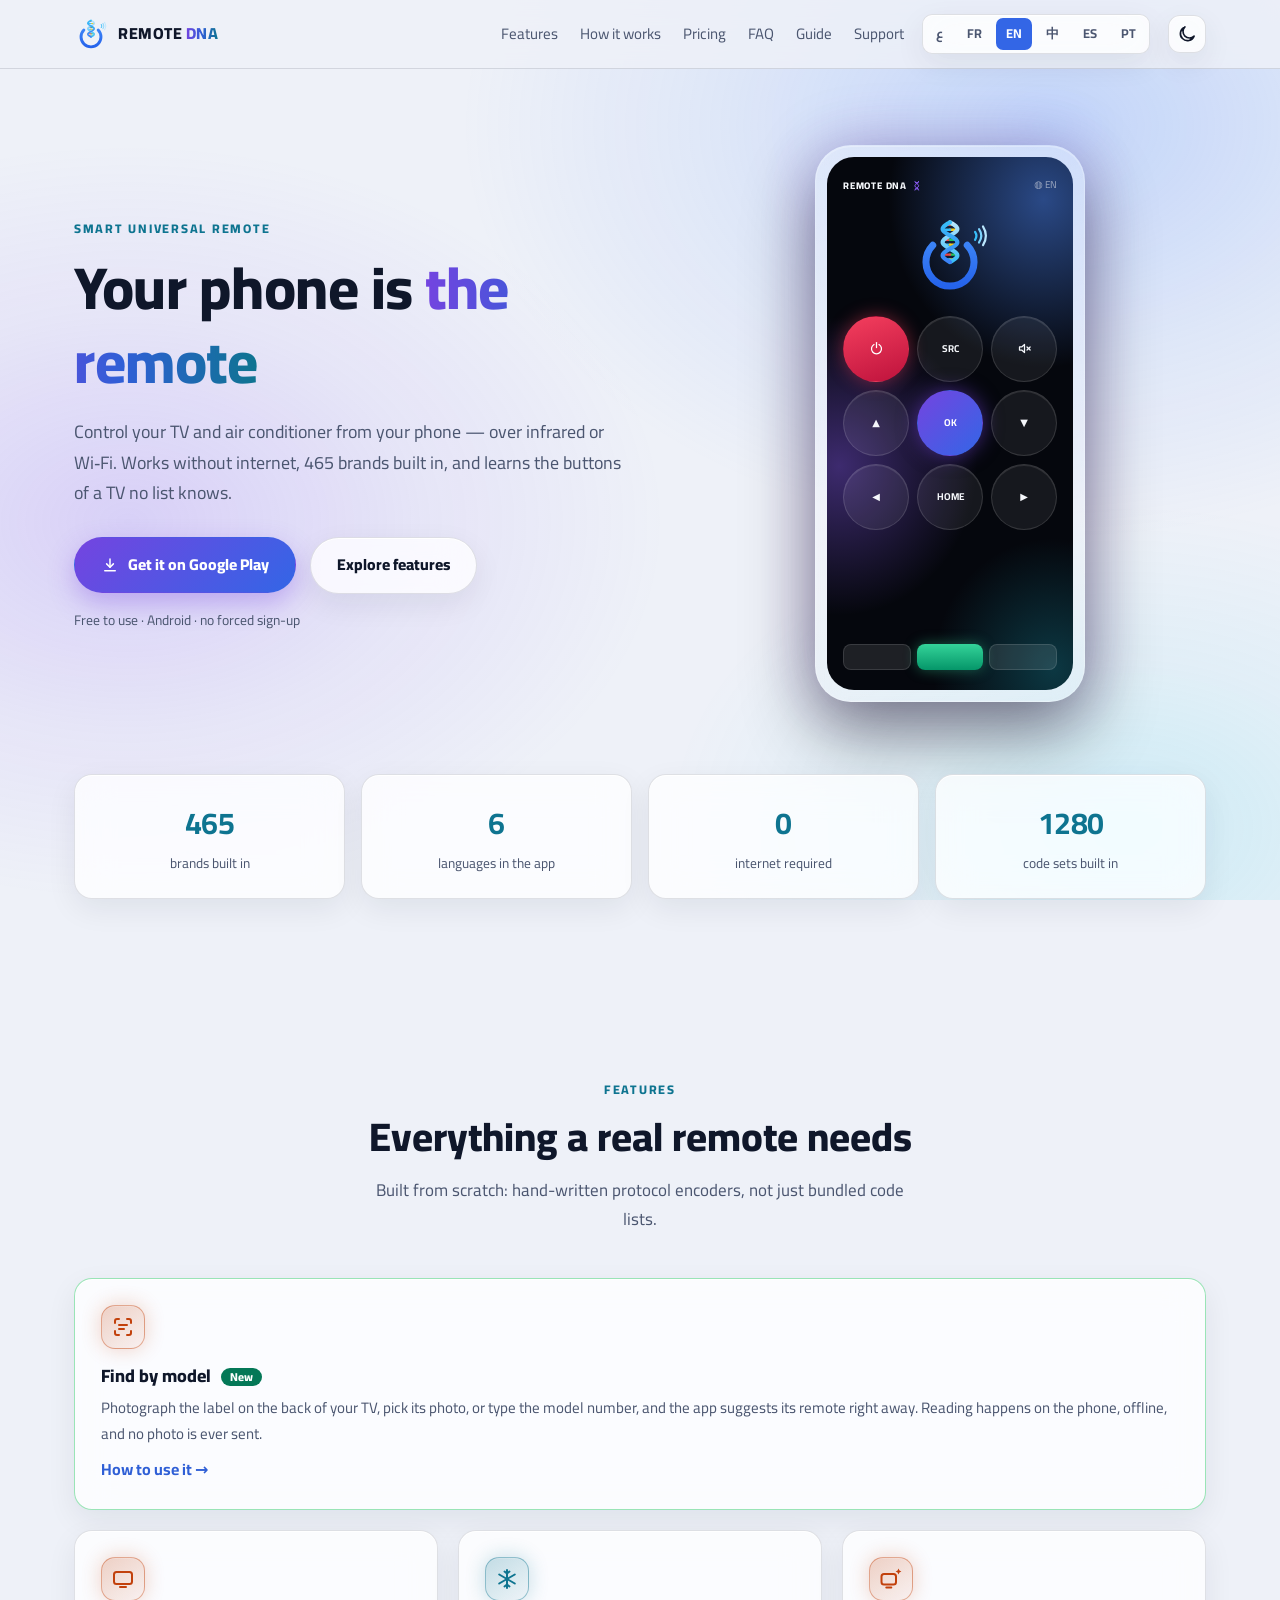
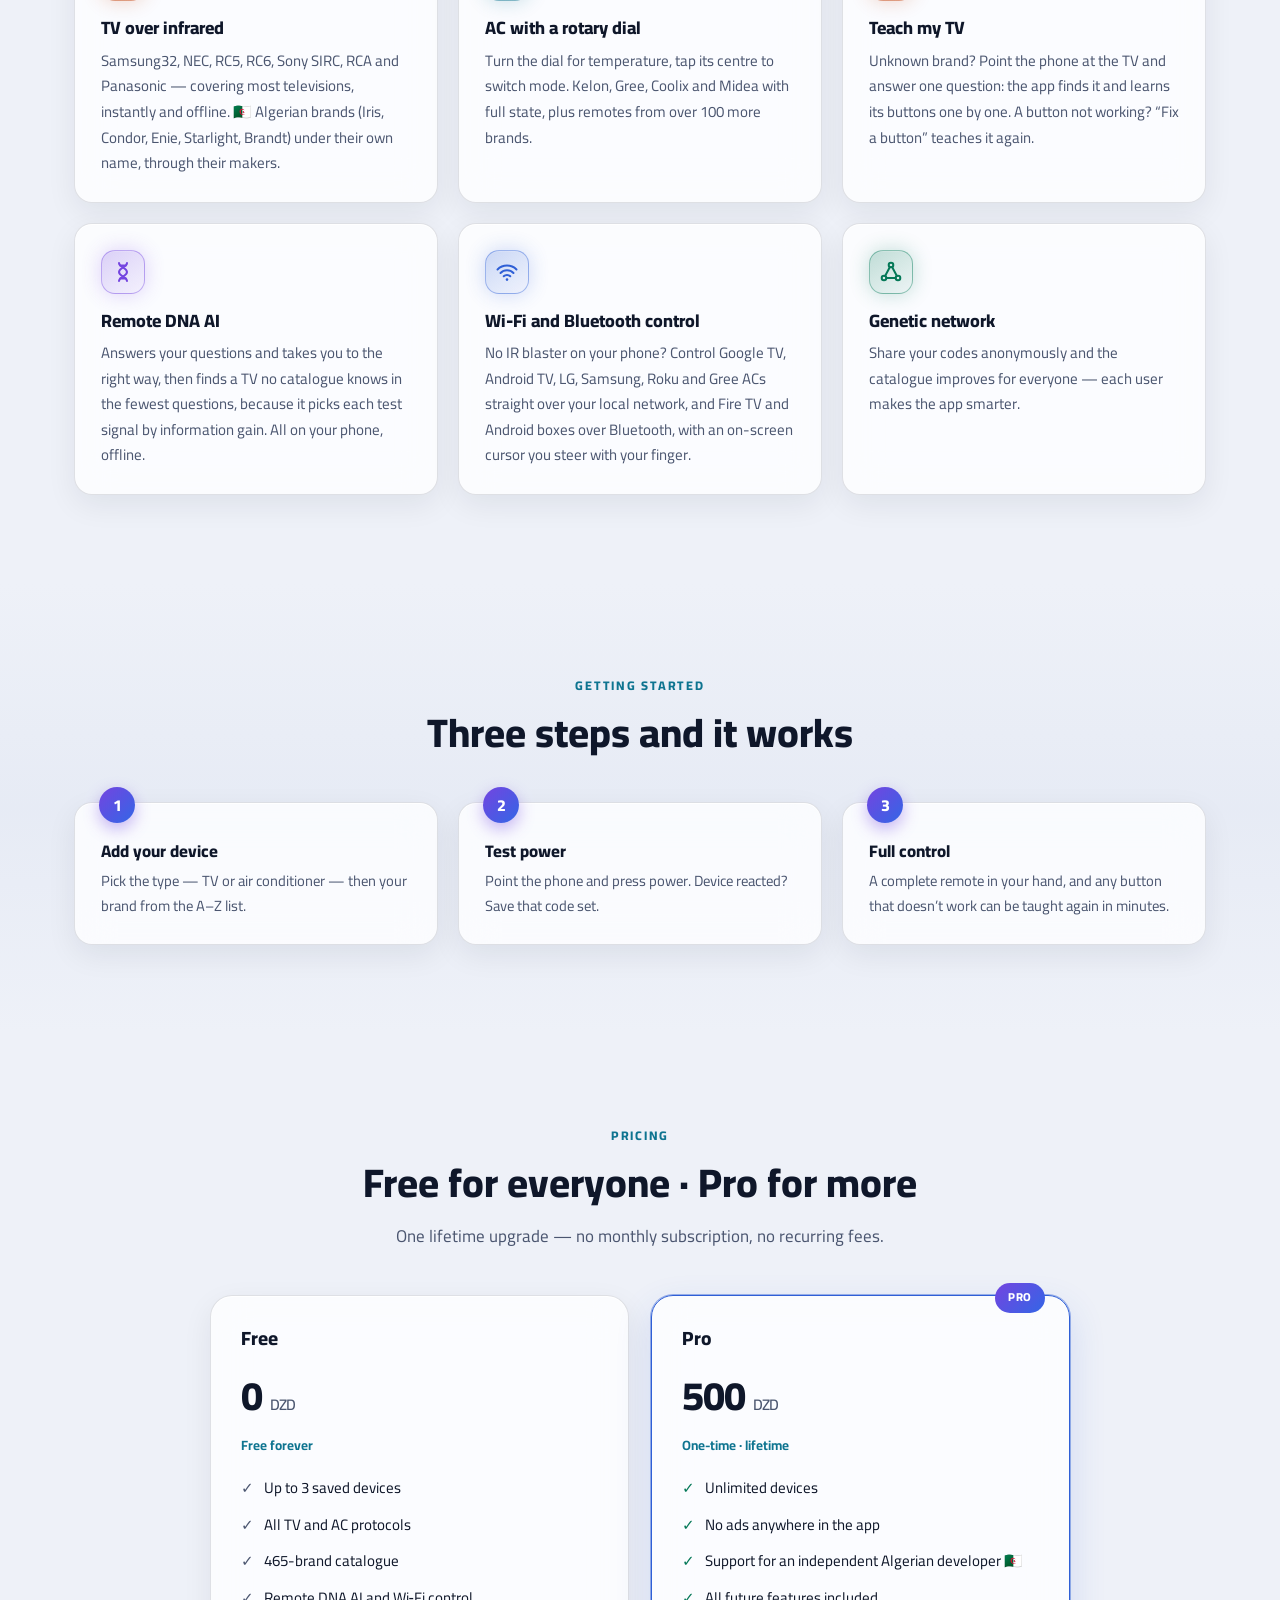
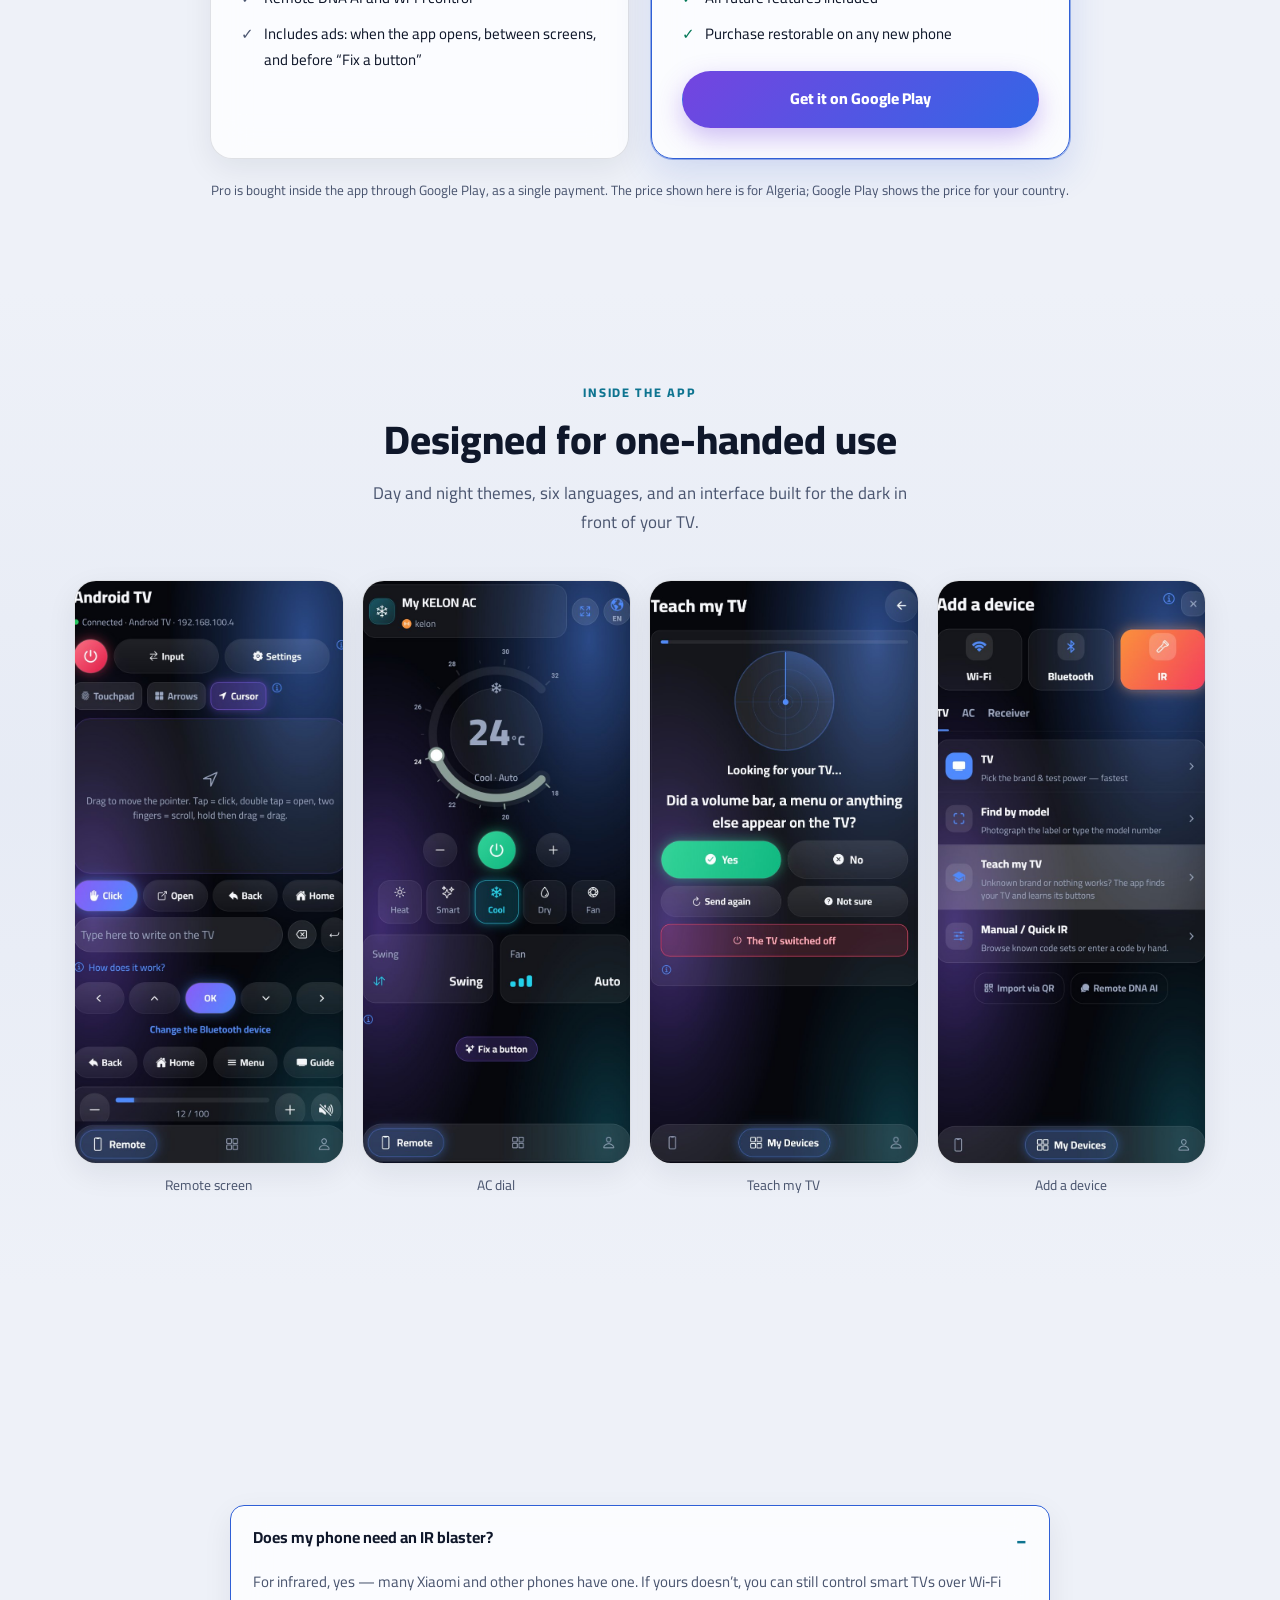
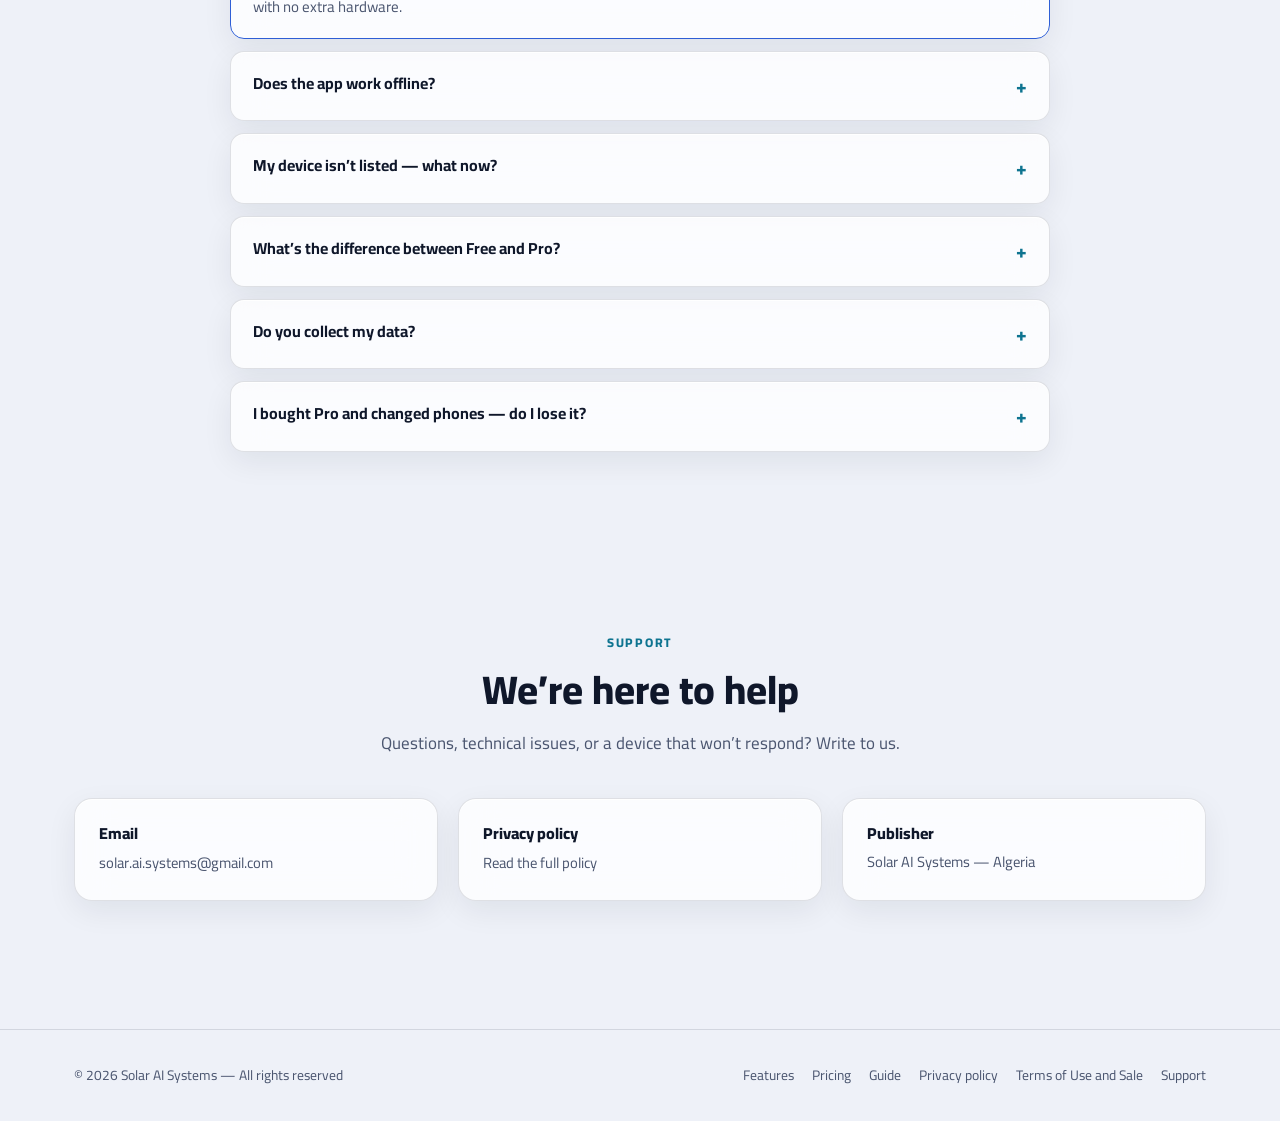
<file: index.html>
<!DOCTYPE html>
<html lang="ar" dir="rtl">
<head>
<meta charset="utf-8">
<meta name="viewport" content="width=device-width, initial-scale=1">
<title>REMOTE DNA — ريموت ذكي عالمي للتلفاز والمكيّف</title>
<meta name="description" content="REMOTE DNA — ريموت عالمي ذكي للتلفزيونات والمكيفات عبر الأشعة تحت الحمراء والواي‑فاي. يعمل بلا إنترنت، 465 علامة تجارية مدمجة، ويتعلّم أزرار التلفاز المجهول.">
<meta name="theme-color" content="#05070D" media="(prefers-color-scheme: dark)">
<meta name="theme-color" content="#EEF1F8" media="(prefers-color-scheme: light)">
<link rel="icon" href="assets/logo-mark.svg" type="image/svg+xml">
<meta property="og:title" content="REMOTE DNA — ريموت ذكي عالمي">
<meta property="og:description" content="حوّل هاتفك إلى ريموت عالمي للتلفاز والمكيّف. بلا إنترنت، 465 علامة، ويتعلّم أزرار التلفاز المجهول.">
<meta property="og:image" content="assets/feature-graphic.png">
<meta property="og:type" content="website">
<link rel="stylesheet" href="assets/brand.css">
<script src="assets/theme.js"></script>
<style>
/* ============================================================
   REMOTE DNA — marketing site
   Colours and type come from assets/brand.css (brand identity v1.0.3);
   these names map the page onto those tokens, Night or Day.
   ============================================================ */
:root{
  --navy-900:var(--rd-bg); --navy-800:var(--rd-bg-2); --navy-700:var(--rd-surface-2);
  --surface:var(--rd-surface); --surface-2:var(--rd-surface-2); --border:var(--rd-line);
  --blue:var(--rd-blue); --blue-dk:var(--rd-action); --cyan:var(--rd-cyan);
  --ink:var(--rd-ink); --dim:var(--rd-dim);
  --a:var(--rd-a); --t:var(--rd-t); --g:var(--rd-g); --c:var(--rd-c);
  --radius:18px; --maxw:1180px;
  --font:var(--rd-font);
}
*{box-sizing:border-box;margin:0;padding:0}
html{scroll-behavior:smooth}
body{
  font-family:var(--font); background:var(--navy-900); color:var(--ink);
  line-height:1.7; -webkit-font-smoothing:antialiased; overflow-x:hidden;
}
/* ambient glow */
body::before{
  content:""; position:fixed; inset:0; pointer-events:none; z-index:0;
  background:
    var(--rd-backdrop);
}
.wrap{max-width:var(--maxw);margin:0 auto;padding:0 24px;position:relative;z-index:1}
a{color:inherit;text-decoration:none}
img{max-width:100%;display:block}
section{padding:88px 0}
h1,h2,h3{line-height:1.25;font-weight:800}
h2{font-size:clamp(1.7rem,3.4vw,2.5rem);margin-bottom:14px}
.lead{color:var(--dim);font-size:1.06rem;max-width:62ch}
.center{text-align:center}
.center .lead{margin-inline:auto}
.eyebrow{
  display:inline-block;font-size:.78rem;font-weight:800;letter-spacing:.14em;
  text-transform:uppercase;color:var(--cyan);margin-bottom:12px
}

/* ---------- nav ---------- */
header{
  position:sticky;top:0;z-index:50;backdrop-filter:blur(14px);
  background:var(--rd-header);border-bottom:1px solid var(--border)
}
.nav{display:flex;align-items:center;gap:18px;height:68px}
.brand{display:flex;align-items:center;gap:10px;font-weight:800;letter-spacing:.5px}
.brand img{width:34px;height:34px}
.brand span i{font-style:normal;background:var(--rd-grad-brand);-webkit-background-clip:text;background-clip:text;color:transparent}
.nav-links{display:flex;gap:22px;margin-inline-start:auto;font-size:.94rem;color:var(--dim)}
.nav-links a:hover{color:var(--ink)}
.lang{display:flex;gap:4px;background:var(--surface);border:1px solid var(--border);border-radius:10px;padding:3px}
.lang button{
  background:none;border:0;color:var(--dim);font:inherit;font-size:.8rem;font-weight:700;
  padding:5px 10px;border-radius:7px;cursor:pointer
}
.lang button.on{background:var(--rd-action);color:#fff}
@media(max-width:860px){.nav-links{display:none}}
@media(max-width:640px){.nav{gap:8px}.lang{gap:2px}.lang button{padding:5px 7px}}
@media(max-width:560px){.brand span{display:none}}

/* ---------- buttons ---------- */
.btn{
  display:inline-flex;align-items:center;gap:9px;padding:14px 26px;border-radius:999px;
  font-weight:800;font-size:.98rem;border:1px solid transparent;cursor:pointer;transition:.18s
}
.btn-primary{background:var(--rd-grad-action);color:#fff;box-shadow:0 10px 26px rgba(116,68,224,.34)}
.btn-primary:hover{transform:translateY(-2px);box-shadow:0 14px 32px rgba(116,68,224,.44)}
.btn-ghost{background:var(--surface);border-color:var(--border);color:var(--ink)}
.btn-ghost:hover{border-color:var(--blue);color:var(--ink)}
.btn-sm{padding:10px 18px;font-size:.88rem}

/* ---------- hero ---------- */
.hero{padding:76px 0 64px}
.hero-grid{display:grid;grid-template-columns:1.05fr .95fr;gap:56px;align-items:center}
.hero h1{font-size:clamp(2.2rem,5.4vw,3.7rem);letter-spacing:-.5px}
.hero h1 em{font-style:normal;background:var(--rd-grad-brand);-webkit-background-clip:text;background-clip:text;color:transparent}
.hero .lead{margin:18px 0 28px;font-size:1.12rem}
.cta-row{display:flex;gap:14px;flex-wrap:wrap}
.hero-note{margin-top:16px;font-size:.86rem;color:var(--dim)}
@media(max-width:900px){.hero-grid{grid-template-columns:1fr;gap:40px}}

/* phone mockup */
.phone{
  --navy-900:#05070D; --navy-800:#0E1322; --surface-2:rgba(255,255,255,.10);
  --border:rgba(255,255,255,.12); --dim:#9AA6BF; --blue:#4F8BFF;
  width:270px;margin-inline:auto;border-radius:36px;padding:11px;
  background:linear-gradient(160deg,rgba(255,255,255,.22),rgba(255,255,255,.05));
  border:1px solid rgba(255,255,255,.18);-webkit-backdrop-filter:blur(14px);backdrop-filter:blur(14px);
  box-shadow:0 30px 70px rgba(0,0,0,.45),0 0 60px rgba(116,68,224,.28),inset 0 1px 0 rgba(255,255,255,.25)
}
.phone-screen{
  border-radius:27px;background:radial-gradient(90% 45% at 88% 8%,rgba(79,139,255,.5),transparent 70%),radial-gradient(80% 40% at 5% 58%,rgba(139,92,246,.42),transparent 70%),radial-gradient(70% 35% at 92% 96%,rgba(34,211,238,.24),transparent 70%),#05070D;
  aspect-ratio:9/19.5;overflow:hidden;position:relative;display:flex;flex-direction:column
}
.phone-screen img{width:100%;height:100%;object-fit:cover}
.mock{padding:20px 16px;display:flex;flex-direction:column;gap:14px;height:100%}
.mock-top{display:flex;justify-content:space-between;align-items:center;font-size:.62rem;color:var(--dim)}
.mock-brand{color:#F5F7FB;font-weight:800;letter-spacing:.8px;font-size:.6rem;display:flex;align-items:center;gap:4px}
.mock-brand .i{color:#8B5CF6}
.mock-ring{display:flex;justify-content:center;padding:6px 0}
.mock-ring img{width:82px;height:82px;object-fit:contain}
.keys{display:grid;grid-template-columns:repeat(3,1fr);gap:8px}
.key{
  aspect-ratio:1;border-radius:50%;background:rgba(255,255,255,.07);
  border:1px solid rgba(255,255,255,.13);display:grid;place-items:center;
  font-size:.62rem;color:#F5F7FB;font-weight:700;box-shadow:inset 0 1px 0 rgba(255,255,255,.10)
}
.key .i{width:15px;height:15px}
.key.pw{background:linear-gradient(160deg,#F43F5E,#BE123C);border-color:transparent;color:#fff;box-shadow:0 0 18px rgba(244,63,94,.45)}
.key.ok{background:linear-gradient(135deg,#7444E0,#3366E6);border-color:transparent;color:#fff;box-shadow:0 0 20px rgba(116,68,224,.55)}
.bars{display:flex;gap:6px;margin-top:auto}
.bar{height:26px;flex:1;border-radius:8px;background:var(--surface-2);border:1px solid var(--border)}
.bar.g{background:linear-gradient(180deg,#34D399,#059669);border:0;box-shadow:0 0 14px rgba(52,211,153,.4)}

/* ---------- stats ---------- */
.stats{display:grid;grid-template-columns:repeat(4,1fr);gap:16px;margin-top:8px}
.stat{
  background:var(--surface);backdrop-filter:blur(10px);
  border:1px solid var(--border);border-radius:var(--radius);padding:22px;text-align:center
}
.stat b{display:block;font-size:1.9rem;color:var(--cyan);letter-spacing:-.5px}
.stat span{font-size:.85rem;color:var(--dim)}
@media(max-width:760px){.stats{grid-template-columns:repeat(2,1fr)}}

/* ---------- features ---------- */
.grid-3{display:grid;grid-template-columns:repeat(3,1fr);gap:20px;margin-top:44px}
@media(max-width:980px){.grid-3{grid-template-columns:repeat(2,1fr)}}
@media(max-width:660px){.grid-3{grid-template-columns:1fr}}
.card{
  background:var(--surface);backdrop-filter:blur(10px);
  border:1px solid var(--border);border-radius:var(--radius);padding:26px;transition:.2s
}
.card:hover{border-color:var(--blue);transform:translateY(-3px)}
.card h3{font-size:1.12rem;margin-bottom:8px}
.card p{color:var(--dim);font-size:.94rem}
.card-new{grid-column:1/-1;border-color:rgba(34,197,94,.45)}
.badge-new{display:inline-block;vertical-align:middle;margin-inline-start:6px;background:var(--rd-green);color:var(--rd-on-green);font-size:.72rem;font-weight:800;padding:2px 9px;border-radius:999px}
.card .more{display:inline-block;margin-top:10px;color:var(--blue);font-weight:700;text-decoration:none}
.ico{margin-bottom:16px}

/* ---------- steps ---------- */
.steps{display:grid;grid-template-columns:repeat(3,1fr);gap:20px;margin-top:44px;counter-reset:s}
@media(max-width:760px){.steps{grid-template-columns:1fr}}
.step{position:relative;padding:26px;border-radius:var(--radius);background:var(--surface);border:1px solid var(--border)}
.step::before{
  counter-increment:s;content:counter(s);
  position:absolute;top:-16px;inset-inline-start:24px;width:36px;height:36px;border-radius:50%;
  background:var(--rd-grad-action);color:#fff;
  display:grid;place-items:center;font-weight:800;box-shadow:0 6px 16px rgba(116,68,224,.4)
}
.step h3{margin:12px 0 6px;font-size:1.05rem}
.step p{color:var(--dim);font-size:.92rem}

/* ---------- pricing ---------- */
.plans{display:grid;grid-template-columns:repeat(2,1fr);gap:22px;margin-top:44px;max-width:860px;margin-inline:auto}
@media(max-width:760px){.plans{grid-template-columns:1fr}}
.plan{background:var(--surface);border:1px solid var(--border);border-radius:22px;padding:30px;position:relative}
.plan.pro{border-color:var(--blue);box-shadow:0 0 0 1px var(--rd-glow-1),var(--rd-shadow)}
.plan h3{font-size:1.2rem}
.price{font-size:2.5rem;font-weight:800;margin:12px 0 4px;letter-spacing:-1px}
.price small{font-size:.95rem;font-weight:600;color:var(--dim)}
.once{font-size:.84rem;color:var(--cyan);font-weight:700;margin-bottom:18px}
.plan ul{list-style:none;display:grid;gap:11px;margin-bottom:24px}
.plan li{display:flex;gap:10px;font-size:.94rem;color:var(--ink)}
.plan li::before{content:"✓";color:var(--rd-green);font-weight:800;flex-shrink:0}
.plan.free li::before{color:var(--dim)}
.tag{
  position:absolute;top:-13px;inset-inline-end:24px;background:var(--rd-grad-action);
  color:#fff;font-size:.72rem;font-weight:900;padding:5px 13px;border-radius:999px;letter-spacing:.06em
}
.pay-note{margin-top:20px;font-size:.84rem;color:var(--dim);text-align:center}

/* ---------- screenshots ---------- */
.shots{display:grid;grid-template-columns:repeat(4,1fr);gap:18px;margin-top:44px}
@media(max-width:980px){.shots{grid-template-columns:repeat(2,1fr)}}
@media(max-width:520px){.shots{grid-template-columns:1fr}}
.shot{
  border-radius:22px;overflow:hidden;border:1px solid var(--border);background:var(--surface);
  aspect-ratio:9/19.5;position:relative
}
.shot img{width:100%;height:100%;object-fit:cover}
.shot .ph{
  position:absolute;inset:0;display:grid;place-items:center;gap:8px;align-content:center;
  color:var(--dim);font-size:.8rem;text-align:center;padding:20px;
  background:repeating-linear-gradient(45deg,var(--rd-surface) 0 12px,transparent 12px 24px)
}
.shot .ph b{color:var(--ink);font-size:.92rem}
.shot-cap{margin-top:10px;font-size:.86rem;color:var(--dim);text-align:center}

/* ---------- faq ---------- */
.faq{max-width:820px;margin:44px auto 0;display:grid;gap:12px}
details{background:var(--surface);border:1px solid var(--border);border-radius:14px;padding:18px 22px}
details[open]{border-color:var(--blue)}
summary{cursor:pointer;font-weight:700;list-style:none;display:flex;justify-content:space-between;gap:12px}
summary::-webkit-details-marker{display:none}
summary::after{content:"+";color:var(--cyan);font-weight:800;font-size:1.2rem}
details[open] summary::after{content:"−"}
details p{margin-top:12px;color:var(--dim);font-size:.94rem}

/* ---------- press kit ---------- */
.kit{display:grid;grid-template-columns:repeat(auto-fit,minmax(210px,1fr));gap:18px;margin-top:40px}
.asset{
  background:var(--surface);border:1px solid var(--border);border-radius:var(--radius);
  padding:22px;text-align:center;display:flex;flex-direction:column;gap:12px;align-items:center
}
.asset .box{
  width:100%;aspect-ratio:1;border-radius:14px;background:var(--navy-900);
  display:grid;place-items:center;padding:16px;border:1px solid var(--border)
}
.asset .box img{max-height:100%;object-fit:contain}
.asset .box.wide{aspect-ratio:16/7}
.asset b{font-size:.95rem}
.asset span{font-size:.8rem;color:var(--dim)}
.palette{display:flex;gap:8px;flex-wrap:wrap;justify-content:center;margin-top:34px}
.sw{width:76px;text-align:center;font-size:.68rem;color:var(--dim)}
.sw i{display:block;height:46px;border-radius:10px;margin-bottom:6px;border:1px solid var(--border)}

/* ---------- support / footer ---------- */
.support{display:grid;grid-template-columns:repeat(3,1fr);gap:20px;margin-top:40px}
@media(max-width:760px){.support{grid-template-columns:1fr}}
.sup{background:var(--surface);border:1px solid var(--border);border-radius:var(--radius);padding:24px}
.sup h3{font-size:1rem;margin-bottom:6px}
.sup a,.sup p{color:var(--dim);font-size:.92rem;word-break:break-word}
.sup a:hover{color:var(--cyan)}
footer{border-top:1px solid var(--border);padding:34px 0;margin-top:40px}
.foot{display:flex;justify-content:space-between;gap:16px;flex-wrap:wrap;align-items:center;color:var(--dim);font-size:.86rem}
.foot a:hover{color:var(--ink)}
.foot-links{display:flex;gap:18px;flex-wrap:wrap}

/* reveal on scroll */
.rv{opacity:0;transform:translateY(18px);transition:.6s ease}
.rv.in{opacity:1;transform:none}
@media(prefers-reduced-motion:reduce){.rv{opacity:1;transform:none;transition:none}}

/* glass surfaces (brand v1.0.4) */
.stat,.card,.step,.plan,details,.sup,.asset,.shot,.lang,.btn-ghost{-webkit-backdrop-filter:var(--rd-blur);backdrop-filter:var(--rd-blur);box-shadow:var(--rd-glass-shadow)}
.card:hover{box-shadow:var(--rd-glass-hover)}
.plan.pro{box-shadow:var(--rd-glass-hover)}
.btn-primary .i{width:18px;height:18px}
</style>
</head>
<body>

<header>
  <div class="wrap nav">
    <a class="brand" href="#top">
      <img src="assets/logo-mark.svg" alt="REMOTE DNA">
      <span>REMOTE <i>DNA</i></span>
    </a>
    <nav class="nav-links">
      <a href="#features" data-i18n="nav.features">الميزات</a>
      <a href="#how" data-i18n="nav.how">كيف يعمل</a>
      <a href="#pricing" data-i18n="nav.pricing">الأسعار</a>
      <a href="#faq" data-i18n="nav.faq">أسئلة</a>
      <a href="guide.html" data-i18n="nav.guide">الدليل</a>
      <a href="#support" data-i18n="nav.support">الدعم</a>
    </nav>
    <div class="lang" role="group" aria-label="Language">
      <button data-lang="ar" class="on">ع</button>
      <button data-lang="fr">FR</button>
      <button data-lang="en">EN</button>
      <button data-lang="zh">中</button>
      <button data-lang="es">ES</button>
      <button data-lang="pt">PT</button>
    </div>
    <button class="rd-theme" type="button" aria-label="الوضع الليلي / النهاري · Night / Day mode" title="Night / Day"><svg class="i" aria-hidden="true"><use href="assets/icons.svg#sun"/></svg></button>
  </div>
</header>

<main id="top">

<!-- ======================= HERO ======================= -->
<section class="hero">
  <div class="wrap hero-grid">
    <div>
      <span class="eyebrow" data-i18n="hero.eyebrow">ريموت عالمي ذكي</span>
      <h1><span data-i18n="hero.h1a">هاتفك هو</span> <em data-i18n="hero.h1b">الريموت</em></h1>
      <p class="lead" data-i18n="hero.lead">تحكّم في تلفازك ومكيّفك من هاتفك — عبر الأشعة تحت الحمراء أو الواي‑فاي. يعمل بلا إنترنت، يضم 465 علامة تجارية مدمجة، ويتعلّم أزرار التلفاز الذي لا تعرفه القوائم.</p>
      <div class="cta-row">
        <a class="btn btn-primary" href="https://play.google.com/store/apps/details?id=com.beinteck.remotedna" target="_blank" rel="noopener"><svg class="i" aria-hidden="true"><use href="assets/icons.svg#download"/></svg><span data-i18n="hero.cta1">حمّل من Google Play</span></a>
        <a class="btn btn-ghost" href="#features" data-i18n="hero.cta2">استكشف الميزات</a>
      </div>
      <p class="hero-note" data-i18n="hero.note">مجاني للاستعمال · أندرويد · بلا تسجيل إجباري</p>
    </div>

    <div>
      <div class="phone">
        <div class="phone-screen">
          <div class="mock">
            <div class="mock-top"><span class="mock-brand">REMOTE DNA <svg class="i" aria-hidden="true"><use href="assets/icons.svg#dna"/></svg></span><span>◍ EN</span></div>
            <div class="mock-ring"><img src="assets/logo-mark.svg" alt=""></div>
            <div class="keys">
              <div class="key pw"><svg class="i" aria-hidden="true"><use href="assets/icons.svg#power"/></svg></div><div class="key">SRC</div><div class="key"><svg class="i" aria-hidden="true"><use href="assets/icons.svg#mute"/></svg></div>
              <div class="key">▲</div><div class="key ok">OK</div><div class="key">▼</div>
              <div class="key">◀</div><div class="key">HOME</div><div class="key">▶</div>
            </div>
            <div class="bars"><div class="bar"></div><div class="bar g"></div><div class="bar"></div></div>
          </div>
        </div>
      </div>
    </div>
  </div>
</section>

<!-- ======================= STATS ======================= -->
<section style="padding-top:0">
  <div class="wrap">
    <div class="stats rv">
      <div class="stat"><b>465</b><span data-i18n="stat.brands">علامة تجارية مدمجة</span></div>
      <div class="stat"><b>6</b><span data-i18n="stat.langs">لغات داخل التطبيق</span></div>
      <div class="stat"><b>0</b><span data-i18n="stat.net">حاجة للإنترنت</span></div>
      <div class="stat"><b>1280</b><span data-i18n="stat.hunter">مجموعة شيفرات مدمجة</span></div>
    </div>
  </div>
</section>

<!-- ======================= FEATURES ======================= -->
<section id="features">
  <div class="wrap">
    <div class="center rv">
      <span class="eyebrow" data-i18n="feat.eyebrow">الميزات</span>
      <h2 data-i18n="feat.title">كل ما يحتاجه ريموت حقيقي</h2>
      <p class="lead" data-i18n="feat.lead">بُني من الصفر: مشفّرات بروتوكولات مكتوبة يدوياً، لا مجرد قوائم شيفرات جاهزة.</p>
    </div>
    <div class="grid-3">
      <div class="card card-new rv"><div class="ico rd-ico" style="--c:var(--rd-orange)"><svg class="i" aria-hidden="true"><use href="assets/icons.svg#scan"/></svg></div>
        <h3><span data-i18n="f7.t">ابحث بالموديل</span> <span class="badge-new" data-i18n="f7.new">جديد</span></h3>
        <p data-i18n="f7.d">صوّر الملصق خلف تلفازك أو اختر صورته، أو اكتب رقم الموديل، فيقترح التطبيق ريموته فوراً. القراءة تتم على الهاتف، بلا إنترنت، ولا تُرسل أي صورة.</p>
        <a class="more" href="guide.html#model" data-i18n="f7.more">كيف تستعملها ←</a>
      </div>
      <div class="card rv"><div class="ico rd-ico" style="--c:var(--rd-orange)"><svg class="i" aria-hidden="true"><use href="assets/icons.svg#tv"/></svg></div>
        <h3 data-i18n="f1.t">تلفاز عبر الأشعة</h3>
        <p data-i18n="f1.d">بروتوكولات Samsung32 و NEC و RC5 و RC6 و Sony SIRC و RCA و Panasonic — تغطي أغلب التلفزيونات، وتعمل فوراً بلا إنترنت. 🇩🇿 والعلامات الجزائرية (Iris وCondor وEnie وStarlight وBrandt) بأسمائها، عبر الشركات التي تصنعها.</p>
      </div>
      <div class="card rv"><div class="ico rd-ico" style="--c:var(--rd-cyan)"><svg class="i" aria-hidden="true"><use href="assets/icons.svg#snow"/></svg></div>
        <h3 data-i18n="f2.t">مكيّف بقرص دوّار</h3>
        <p data-i18n="f2.d">أدِر القرص لضبط الحرارة، واضغط مركزه لتبديل الوضع. يدعم Kelon و Gree و Coolix و Midea بحالة كاملة، وريموتات أكثر من 100 علامة أخرى.</p>
      </div>
      <div class="card rv"><div class="ico rd-ico" style="--c:var(--rd-orange)"><svg class="i" aria-hidden="true"><use href="assets/icons.svg#tv-spark"/></svg></div>
        <h3 data-i18n="f3.t">علّم تلفازك</h3>
        <p data-i18n="f3.d">علامة مجهولة؟ وجّه الهاتف نحو التلفاز وأجب عن سؤال واحد، فيجده التطبيق ويتعلّم أزراره واحداً واحداً. وزر لا يعمل؟ «أصلح زراً» يعلّمه من جديد.</p>
      </div>
      <div class="card rv"><div class="ico rd-ico" style="--c:var(--rd-violet)"><svg class="i" aria-hidden="true"><use href="assets/icons.svg#dna"/></svg></div>
        <h3 data-i18n="f4.t">Remote DNA AI</h3>
        <p data-i18n="f4.d">يجيب عن أسئلتك ويأخذك إلى الطريقة المناسبة، ويجد تلفازاً لا يعرفه أي فهرس بأقل عدد من الأسئلة، لأنه يختار كل إشارة تجربة بحساب المعلومات. كله على هاتفك، بلا إنترنت.</p>
      </div>
      <div class="card rv"><div class="ico rd-ico" style="--c:var(--rd-blue)"><svg class="i" aria-hidden="true"><use href="assets/icons.svg#wifi"/></svg></div>
        <h3 data-i18n="f5.t">تحكم عبر الواي‑فاي والبلوتوث</h3>
        <p data-i18n="f5.d">هاتفك بلا باعث أشعة؟ تحكّم في Google TV وAndroid TV وLG وSamsung وRoku ومكيّفات Gree عبر الشبكة المحلية مباشرة، وفي Fire TV وصناديق Android عبر البلوتوث، مع مؤشّر على الشاشة تحرّكه بإصبعك.</p>
      </div>
      <div class="card rv"><div class="ico rd-ico" style="--c:var(--rd-green)"><svg class="i" aria-hidden="true"><use href="assets/icons.svg#network"/></svg></div>
        <h3 data-i18n="f6.t">الشبكة الوراثية</h3>
        <p data-i18n="f6.d">شارك شيفراتك مجهولةَ الهوية فتتحسّن القاعدة للجميع — كل مستخدم يجعل التطبيق أذكى.</p>
      </div>
    </div>
  </div>
</section>

<!-- ======================= HOW ======================= -->
<section id="how" style="background:linear-gradient(180deg,transparent,var(--rd-band),transparent)">
  <div class="wrap">
    <div class="center rv">
      <span class="eyebrow" data-i18n="how.eyebrow">البداية</span>
      <h2 data-i18n="how.title">ثلاث خطوات ويعمل</h2>
    </div>
    <div class="steps">
      <div class="step rv"><h3 data-i18n="s1.t">أضف جهازك</h3><p data-i18n="s1.d">اختر النوع — تلفاز أو مكيّف — ثم علامتك من القائمة الأبجدية.</p></div>
      <div class="step rv"><h3 data-i18n="s2.t">جرّب الطاقة</h3><p data-i18n="s2.d">وجّه الهاتف واضغط زر الطاقة. استجاب الجهاز؟ احفظ المجموعة.</p></div>
      <div class="step rv"><h3 data-i18n="s3.t">تحكّم كاملاً</h3><p data-i18n="s3.d">ريموت كامل في يدك، وأي زر لا يعمل تعلّمه للتطبيق من جديد في دقائق.</p></div>
    </div>
  </div>
</section>

<!-- ======================= PRICING ======================= -->
<section id="pricing">
  <div class="wrap">
    <div class="center rv">
      <span class="eyebrow" data-i18n="price.eyebrow">الأسعار</span>
      <h2 data-i18n="price.title">مجاني للجميع · Pro لمن يريد المزيد</h2>
      <p class="lead" data-i18n="price.lead">ترقية واحدة مدى الحياة — بلا اشتراك شهري وبلا رسوم متكررة.</p>
    </div>
    <div class="plans">
      <div class="plan free rv">
        <h3 data-i18n="plan.free">المجاني</h3>
        <div class="price">0 <small data-i18n="plan.dzd">دج</small></div>
        <div class="once" data-i18n="plan.forever">مجاني دائماً</div>
        <ul>
          <li data-i18n="pf1">حتى 3 أجهزة محفوظة</li>
          <li data-i18n="pf2">كل بروتوكولات التلفاز والمكيّف</li>
          <li data-i18n="pf3">قاعدة 465 علامة تجارية</li>
          <li data-i18n="pf4">Remote DNA AI والتحكم عبر الواي‑فاي</li>
          <li data-i18n="pf5">يتضمّن إعلانات: عند فتح التطبيق، وبين الشاشات، وقبل «أصلح زراً»</li>
        </ul>
      </div>
      <div class="plan pro rv">
        <span class="tag">PRO</span>
        <h3 data-i18n="plan.pro">النسخة الاحترافية</h3>
        <div class="price">500 <small data-i18n="plan.dzd">دج</small></div>
        <div class="once" data-i18n="plan.once">دفعة واحدة · مدى الحياة</div>
        <ul>
          <li data-i18n="pp1">أجهزة غير محدودة</li>
          <li data-i18n="pp2">بلا إعلانات في أي مكان من التطبيق</li>
          <li data-i18n="pp3">دعم مطوّر جزائري مستقل 🇩🇿</li>
          <li data-i18n="pp4">كل المزايا القادمة مشمولة</li>
          <li data-i18n="pp5">استرجاع الشراء على أي هاتف جديد</li>
        </ul>
        <a class="btn btn-primary" href="https://play.google.com/store/apps/details?id=com.beinteck.remotedna" target="_blank" rel="noopener" style="width:100%;justify-content:center" data-i18n="plan.cta">احصل عليه من Google Play</a>
      </div>
    </div>
    <p class="pay-note" data-i18n="price.note">يُشترى Pro من داخل التطبيق عبر Google Play، بدفعة واحدة. السعر المعروض هنا للجزائر، ويعرض Google Play سعر بلدك.</p>
  </div>
</section>

<!-- ======================= SCREENSHOTS ======================= -->
<section id="screens" style="background:linear-gradient(180deg,transparent,var(--rd-band),transparent)">
  <div class="wrap">
    <div class="center rv">
      <span class="eyebrow" data-i18n="shots.eyebrow">من داخل التطبيق</span>
      <h2 data-i18n="shots.title">تصميم يعمل بيد واحدة</h2>
      <p class="lead" data-i18n="shots.lead">وضع نهاري وليلي، ست لغات، وواجهة مبنية لتُستعمل في الظلام أمام التلفاز.</p>
    </div>
    <div class="shots">
      <figure><div class="shot"><img src="assets/screens/01.jpg" alt="" onerror="this.style.display='none';this.nextElementSibling.style.display='grid'"><div class="ph" style="display:none"><b data-i18n="shot.1">شاشة الريموت</b><span data-i18n="shot.soon">لقطة قادمة</span></div></div><figcaption class="shot-cap" data-i18n="shot.1">شاشة الريموت</figcaption></figure>
      <figure><div class="shot"><img src="assets/screens/02.jpg" alt="" onerror="this.style.display='none';this.nextElementSibling.style.display='grid'"><div class="ph" style="display:none"><b data-i18n="shot.2">قرص المكيّف</b><span data-i18n="shot.soon">لقطة قادمة</span></div></div><figcaption class="shot-cap" data-i18n="shot.2">قرص المكيّف</figcaption></figure>
      <figure><div class="shot"><img src="assets/screens/03.jpg" alt="" onerror="this.style.display='none';this.nextElementSibling.style.display='grid'"><div class="ph" style="display:none"><b data-i18n="shot.3">علّم تلفازك</b><span data-i18n="shot.soon">لقطة قادمة</span></div></div><figcaption class="shot-cap" data-i18n="shot.3">علّم تلفازك</figcaption></figure>
      <figure><div class="shot"><img src="assets/screens/04.jpg" alt="" onerror="this.style.display='none';this.nextElementSibling.style.display='grid'"><div class="ph" style="display:none"><b data-i18n="shot.4">أضف جهازاً</b><span data-i18n="shot.soon">لقطة قادمة</span></div></div><figcaption class="shot-cap" data-i18n="shot.4">أضف جهازاً</figcaption></figure>
    </div>
  </div>
</section>

<!-- ======================= FAQ ======================= -->
<section id="faq">
  <div class="wrap">
    <div class="center rv">
      <span class="eyebrow" data-i18n="faq.eyebrow">أسئلة شائعة</span>
      <h2 data-i18n="faq.title">ما يسأل عنه الجميع</h2>
    </div>
    <div class="faq">
      <details open><summary data-i18n="q1">هل يحتاج هاتفي إلى باعث أشعة تحت الحمراء؟</summary>
        <p data-i18n="a1">للتحكم بالأشعة نعم — وهو متوفر في كثير من هواتف شاومي وغيرها. أما إن لم يكن متوفراً، فيمكنك التحكم في التلفزيونات الذكية عبر الواي‑فاي دون أي عتاد إضافي.</p></details>
      <details><summary data-i18n="q2">هل يعمل التطبيق بدون إنترنت؟</summary>
        <p data-i18n="a2">نعم. كل الشيفرات والبروتوكولات مدمجة داخل التطبيق. الإنترنت مطلوب فقط للشراء أو استرجاعه أو تحديث القاعدة المجتمعية.</p></details>
      <details><summary data-i18n="q3">جهازي غير موجود في القائمة، ماذا أفعل؟</summary>
        <p data-i18n="a3">جرّب أولاً «ابحث بالموديل»: صوّر الملصق خلف التلفاز أو اكتب رقمه. وإن لم نعرف الموديل بعد، استعمل «علّم تلفازك»: وجّه الهاتف نحو التلفاز وأجب عن الأسئلة، فيجده التطبيق ويتعلّم أزراره. ما تعلّمه يمكنك مشاركته ليستفيد منه غيرك.</p></details>
      <details><summary data-i18n="q4">ما الفرق بين المجاني و Pro؟</summary>
        <p data-i18n="a4">المجاني كامل الوظائف حتى 3 أجهزة، ويعرض إعلانات: عند فتح التطبيق، وبين الشاشات بين حين وآخر، وقبل «أصلح زراً». أما Pro فيرفع الحد ويزيل كل الإعلانات — بدفعة واحدة مدى الحياة.</p></details>
      <details><summary data-i18n="q5">هل تجمعون بياناتي؟</summary>
        <p data-i18n="a5">لا نجمع اسمك ولا جهات اتصالك ولا موقعك. الأجهزة المحفوظة تبقى على هاتفك. مشاركة الشيفرات اختيارية تماماً ومجهولة الهوية بالكامل.</p></details>
      <details><summary data-i18n="q6">اشتريت Pro وغيّرت هاتفي — هل أفقده؟</summary>
        <p data-i18n="a6">لا. الشراء مرتبط بحسابك في Google: على الهاتف الجديد افتح شاشة Pro واضغط «استرجاع المشتريات».</p></details>
    </div>
  </div>
</section>


<!-- ======================= SUPPORT ======================= -->
<section id="support">
  <div class="wrap">
    <div class="center rv">
      <span class="eyebrow" data-i18n="sup.eyebrow">الدعم</span>
      <h2 data-i18n="sup.title">نحن هنا للمساعدة</h2>
      <p class="lead" data-i18n="sup.lead">أسئلة، مشاكل تقنية، أو جهاز لا يستجيب؟ راسلنا وسنجيبك.</p>
    </div>
    <div class="support">
      <div class="sup rv">
        <h3 data-i18n="sup.mail">البريد الإلكتروني</h3>
        <a href="mailto:solar.ai.systems@gmail.com">solar.ai.systems@gmail.com</a>
      </div>
      <div class="sup rv">
        <h3 data-i18n="sup.privacy">سياسة الخصوصية</h3>
        <a href="https://mohamedkhocha.github.io/remote-dna-privacy/" target="_blank" rel="noopener" data-i18n="sup.readPolicy">اقرأ السياسة الكاملة</a>
      </div>
      <div class="sup rv">
        <h3 data-i18n="sup.publisher">الناشر</h3>
        <p>Solar AI Systems — <span data-i18n="sup.country">الجزائر</span></p>
      </div>
    </div>
  </div>
</section>

</main>

<footer>
  <div class="wrap foot">
    <span>© 2026 Solar AI Systems — <span data-i18n="foot.rights">جميع الحقوق محفوظة</span></span>
    <div class="foot-links">
      <a href="#features" data-i18n="nav.features">الميزات</a>
      <a href="#pricing" data-i18n="nav.pricing">الأسعار</a>
      <a href="guide.html" data-i18n="nav.guide">الدليل</a>
      <a href="https://mohamedkhocha.github.io/remote-dna-privacy/" target="_blank" rel="noopener" data-i18n="sup.privacy">سياسة الخصوصية</a>
      <a id="termsLink" href="https://mohamedkhocha.github.io/remote-dna-privacy/terms-ar.html" target="_blank" rel="noopener" data-i18n="foot.terms">شروط الاستخدام والبيع</a>
      <a href="mailto:solar.ai.systems@gmail.com" data-i18n="nav.support">الدعم</a>
    </div>
  </div>
</footer>

<script>
/* ---------------- i18n: AR (in markup) / FR / EN / ZH / ES / PT ---------------- */
const I18N = {
  fr: {
    "nav.features":"Fonctions","nav.how":"Comment","nav.pricing":"Tarifs","nav.faq":"FAQ","nav.guide":"Guide","nav.support":"Support",
    "hero.eyebrow":"Télécommande universelle intelligente","hero.h1a":"Votre téléphone est","hero.h1b":"la télécommande",
    "hero.lead":"Pilotez votre TV et votre climatiseur depuis votre téléphone — par infrarouge ou Wi‑Fi. Fonctionne sans internet, 465 marques intégrées, et apprend les touches d’une télé qu’aucune liste ne connaît.",
    "hero.cta1":"Télécharger sur Google Play","hero.cta2":"Voir les fonctions","hero.note":"Gratuit · Android · sans inscription obligatoire",
    "stat.brands":"marques intégrées","stat.langs":"langues dans l'app","stat.net":"besoin d’internet","stat.hunter":"jeux de codes intégrés",
    "feat.eyebrow":"Fonctions","feat.title":"Tout ce qu’une vraie télécommande exige",
    "feat.lead":"Conçu de zéro : encodeurs de protocoles écrits à la main, pas de simples listes de codes.",
    "f1.t":"TV par infrarouge","f1.d":"Samsung32, NEC, RC5, RC6, Sony SIRC, RCA et Panasonic — couvrent la plupart des téléviseurs, immédiatement et hors ligne. 🇩🇿 Les marques algériennes (Iris, Condor, Enie, Starlight, Brandt) sous leur propre nom, via leurs fabricants.",
    "f2.t":"Clim à molette rotative","f2.d":"Tournez pour la température, appuyez au centre pour le mode. Kelon, Gree, Coolix et Midea avec état complet, plus les télécommandes de plus de 100 autres marques.",
    "f3.t":"Apprendre ma télé","f3.d":"Marque inconnue ? Visez la télé et répondez à une question : l’app la trouve et apprend ses touches une à une. Une touche en panne ? « Réparer une touche » la réapprend.",
    "f4.t":"Remote DNA AI","f4.d":"Répond à vos questions et vous mène au bon moyen, puis trouve une télé qu’aucun catalogue ne connaît en un minimum de questions, car il choisit chaque signal d’essai par le calcul de l’information. Tout sur votre téléphone, sans internet.",
    "f5.t":"Contrôle Wi‑Fi et Bluetooth","f5.d":"Pas d’émetteur infrarouge ? Pilotez Google TV, Android TV, LG, Samsung, Roku et les clims Gree directement via le réseau local, et les Fire TV et box Android en Bluetooth, avec un curseur à l’écran que vous guidez du doigt.",
    "f6.t":"Réseau génétique","f6.d":"Partagez vos codes anonymement : la base s’améliore pour tous — chaque utilisateur rend l’app plus intelligente.",
    "f7.t":"Trouver par modèle","f7.new":"Nouveau","f7.d":"Photographiez l’étiquette au dos de la télé, choisissez sa photo ou tapez le numéro de modèle : l’app propose aussitôt sa télécommande. La lecture se fait sur le téléphone, hors ligne, et aucune photo n’est envoyée.","f7.more":"Comment l’utiliser →",
    "how.eyebrow":"Démarrage","how.title":"Trois étapes et c’est prêt",
    "s1.t":"Ajoutez l’appareil","s1.d":"Choisissez le type — TV ou climatiseur — puis votre marque dans la liste alphabétique.",
    "s2.t":"Testez l’alimentation","s2.d":"Pointez le téléphone et appuyez sur power. L’appareil réagit ? Enregistrez le jeu.",
    "s3.t":"Contrôle total","s3.d":"Une télécommande complète en main, et toute touche en panne se réapprend en quelques minutes.",
    "price.eyebrow":"Tarifs","price.title":"Gratuit pour tous · Pro pour aller plus loin",
    "price.lead":"Une seule mise à niveau à vie — sans abonnement ni frais récurrents.",
    "plan.free":"Gratuit","plan.pro":"Version Pro","plan.dzd":"DZD","plan.forever":"Gratuit pour toujours","plan.once":"Paiement unique · à vie","plan.cta":"Obtenir sur Google Play",
    "pf1":"Jusqu’à 3 appareils enregistrés","pf2":"Tous les protocoles TV et clim","pf3":"Base de 465 marques","pf4":"Remote DNA AI et contrôle Wi‑Fi","pf5":"Avec publicités : à l’ouverture, entre les écrans et avant « Réparer une touche »",
    "pp1":"Appareils illimités","pp2":"Aucune publicité, nulle part dans l’application","pp3":"Soutien à un développeur algérien indépendant 🇩🇿","pp4":"Toutes les futures fonctions incluses","pp5":"Achat restaurable sur tout nouveau téléphone",
    "price.note":"Pro s’achète dans l’application via Google Play, en un seul paiement. Le prix affiché ici est celui de l’Algérie ; Google Play affiche le prix de votre pays.",
    "shots.eyebrow":"Dans l’application","shots.title":"Une interface utilisable d’une main",
    "shots.lead":"Modes jour et nuit, six langues, et une interface pensée pour le noir devant la TV.",
    "shot.1":"Écran télécommande","shot.2":"Molette climatiseur","shot.3":"Apprendre ma télé","shot.4":"Ajouter un appareil","shot.soon":"capture à venir",
    "faq.eyebrow":"FAQ","faq.title":"Les questions fréquentes",
    "q1":"Mon téléphone doit-il avoir un émetteur infrarouge ?","a1":"Pour l’infrarouge, oui — présent sur beaucoup de Xiaomi et autres. Sinon, pilotez les TV connectées par Wi‑Fi sans matériel supplémentaire.",
    "q2":"L’application fonctionne-t-elle hors ligne ?","a2":"Oui. Tous les codes et protocoles sont intégrés. Internet ne sert qu’à l’achat, à sa restauration ou à la mise à jour de la base communautaire.",
    "q3":"Mon appareil n’est pas dans la liste, que faire ?","a3":"Essayez d’abord « Trouver par modèle » : photographiez l’étiquette au dos de la télé ou tapez son numéro. Si le modèle n’est pas encore connu, utilisez « Apprendre ma télé » : visez la télé et répondez aux questions, l’app la trouve et apprend ses touches. Ce que vous lui apprenez peut être partagé pour aider les autres.",
    "q4":"Quelle différence entre Gratuit et Pro ?","a4":"Le gratuit est complet jusqu’à 3 appareils et affiche des publicités : à l’ouverture de l’app, de temps en temps entre les écrans, et avant « Réparer une touche ». Pro supprime la limite et toutes les publicités — paiement unique à vie.",
    "q5":"Collectez-vous mes données ?","a5":"Ni nom, ni contacts, ni position. Vos appareils restent sur votre téléphone. Le partage de codes est facultatif et totalement anonyme.",
    "q6":"J’ai acheté Pro et changé de téléphone — je le perds ?","a6":"Non. L’achat est lié à votre compte Google : sur le nouveau téléphone, ouvrez l’écran Pro et touchez « Restaurer les achats ».",
    
    
    "sup.eyebrow":"Support","sup.title":"Nous sommes là pour vous aider","sup.lead":"Questions, soucis techniques, ou un appareil qui ne répond pas ? Écrivez-nous.",
    "sup.mail":"E‑mail","sup.privacy":"Politique de confidentialité","foot.terms":"Conditions d’utilisation et de vente","sup.readPolicy":"Lire la politique complète","sup.publisher":"Éditeur","sup.country":"Algérie",
    "foot.rights":"Tous droits réservés"
  },
  en: {
    "nav.features":"Features","nav.how":"How it works","nav.pricing":"Pricing","nav.faq":"FAQ","nav.guide":"Guide","nav.support":"Support",
    "hero.eyebrow":"Smart universal remote","hero.h1a":"Your phone is","hero.h1b":"the remote",
    "hero.lead":"Control your TV and air conditioner from your phone — over infrared or Wi‑Fi. Works without internet, 465 brands built in, and learns the buttons of a TV no list knows.",
    "hero.cta1":"Get it on Google Play","hero.cta2":"Explore features","hero.note":"Free to use · Android · no forced sign-up",
    "stat.brands":"brands built in","stat.langs":"languages in the app","stat.net":"internet required","stat.hunter":"code sets built in",
    "feat.eyebrow":"Features","feat.title":"Everything a real remote needs",
    "feat.lead":"Built from scratch: hand-written protocol encoders, not just bundled code lists.",
    "f1.t":"TV over infrared","f1.d":"Samsung32, NEC, RC5, RC6, Sony SIRC, RCA and Panasonic — covering most televisions, instantly and offline. 🇩🇿 Algerian brands (Iris, Condor, Enie, Starlight, Brandt) under their own name, through their makers.",
    "f2.t":"AC with a rotary dial","f2.d":"Turn the dial for temperature, tap its centre to switch mode. Kelon, Gree, Coolix and Midea with full state, plus remotes from over 100 more brands.",
    "f3.t":"Teach my TV","f3.d":"Unknown brand? Point the phone at the TV and answer one question: the app finds it and learns its buttons one by one. A button not working? “Fix a button” teaches it again.",
    "f4.t":"Remote DNA AI","f4.d":"Answers your questions and takes you to the right way, then finds a TV no catalogue knows in the fewest questions, because it picks each test signal by information gain. All on your phone, offline.",
    "f5.t":"Wi‑Fi and Bluetooth control","f5.d":"No IR blaster on your phone? Control Google TV, Android TV, LG, Samsung, Roku and Gree ACs straight over your local network, and Fire TV and Android boxes over Bluetooth, with an on-screen cursor you steer with your finger.",
    "f6.t":"Genetic network","f6.d":"Share your codes anonymously and the catalogue improves for everyone — each user makes the app smarter.",
    "f7.t":"Find by model","f7.new":"New","f7.d":"Photograph the label on the back of your TV, pick its photo, or type the model number, and the app suggests its remote right away. Reading happens on the phone, offline, and no photo is ever sent.","f7.more":"How to use it →",
    "how.eyebrow":"Getting started","how.title":"Three steps and it works",
    "s1.t":"Add your device","s1.d":"Pick the type — TV or air conditioner — then your brand from the A–Z list.",
    "s2.t":"Test power","s2.d":"Point the phone and press power. Device reacted? Save that code set.",
    "s3.t":"Full control","s3.d":"A complete remote in your hand, and any button that doesn’t work can be taught again in minutes.",
    "price.eyebrow":"Pricing","price.title":"Free for everyone · Pro for more",
    "price.lead":"One lifetime upgrade — no monthly subscription, no recurring fees.",
    "plan.free":"Free","plan.pro":"Pro","plan.dzd":"DZD","plan.forever":"Free forever","plan.once":"One-time · lifetime","plan.cta":"Get it on Google Play",
    "pf1":"Up to 3 saved devices","pf2":"All TV and AC protocols","pf3":"465-brand catalogue","pf4":"Remote DNA AI and Wi‑Fi control","pf5":"Includes ads: when the app opens, between screens, and before “Fix a button”",
    "pp1":"Unlimited devices","pp2":"No ads anywhere in the app","pp3":"Support for an independent Algerian developer 🇩🇿","pp4":"All future features included","pp5":"Purchase restorable on any new phone",
    "price.note":"Pro is bought inside the app through Google Play, as a single payment. The price shown here is for Algeria; Google Play shows the price for your country.",
    "shots.eyebrow":"Inside the app","shots.title":"Designed for one-handed use",
    "shots.lead":"Day and night themes, six languages, and an interface built for the dark in front of your TV.",
    "shot.1":"Remote screen","shot.2":"AC dial","shot.3":"Teach my TV","shot.4":"Add a device","shot.soon":"screenshot coming",
    "faq.eyebrow":"FAQ","faq.title":"What everyone asks",
    "q1":"Does my phone need an IR blaster?","a1":"For infrared, yes — many Xiaomi and other phones have one. If yours doesn’t, you can still control smart TVs over Wi‑Fi with no extra hardware.",
    "q2":"Does the app work offline?","a2":"Yes. Every code and protocol ships inside the app. Internet is only needed to buy or restore Pro, or to update the community catalogue.",
    "q3":"My device isn’t listed — what now?","a3":"Try “Find by model” first: photograph the label on the back of the TV or type its number. If the model isn’t known yet, use “Teach my TV”: point the phone at the TV and answer the questions, and the app finds it and learns its buttons. What you teach can be shared to help others.",
    "q4":"What’s the difference between Free and Pro?","a4":"Free is fully functional for up to 3 devices and shows ads: when the app opens, now and then between screens, and before “Fix a button”. Pro removes the limit and every ad — one payment, for life.",
    "q5":"Do you collect my data?","a5":"No name, no contacts, no location. Your saved devices stay on your phone. Code sharing is entirely optional and fully anonymous.",
    "q6":"I bought Pro and changed phones — do I lose it?","a6":"No. The purchase is tied to your Google account: on the new phone, open the Pro screen and tap “Restore purchases”.",
    
    
    "sup.eyebrow":"Support","sup.title":"We’re here to help","sup.lead":"Questions, technical issues, or a device that won’t respond? Write to us.",
    "sup.mail":"Email","sup.privacy":"Privacy policy","foot.terms":"Terms of Use and Sale","sup.readPolicy":"Read the full policy","sup.publisher":"Publisher","sup.country":"Algeria",
    "foot.rights":"All rights reserved"
  },
  zh: {
    "nav.features":"功能",
    "nav.how":"使用方法",
    "nav.pricing":"价格",
    "nav.faq":"常见问题",
    "nav.guide":"使用指南",
    "nav.support":"支持",
    "hero.eyebrow":"智能万能遥控器",
    "hero.h1a":"你的手机就是",
    "hero.h1b":"遥控器",
    "hero.lead":"用手机控制电视和空调，支持红外线和 Wi‑Fi。无需联网即可使用，内置 465 个品牌，还能学会任何列表都不认识的电视按键。",
    "hero.cta1":"在 Google Play 获取",
    "hero.cta2":"查看功能",
    "hero.note":"免费使用 · Android · 无需强制注册",
    "stat.brands":"个内置品牌",
    "stat.langs":"种应用语言",
    "stat.net":"需要联网",
    "stat.hunter":"套内置码库",
    "feat.eyebrow":"功能",
    "feat.title":"一个真正的遥控器该有的一切",
    "feat.lead":"从零打造：协议编码器全部手写，而不只是打包的代码表。",
    "f1.t":"红外线控制电视",
    "f1.d":"Samsung32、NEC、RC5、RC6、Sony SIRC、RCA 和 Panasonic，覆盖大多数电视，即开即用，无需联网。🇩🇿 阿尔及利亚品牌（Iris、Condor、Enie、Starlight、Brandt）可直接按名称查找，通过其制造商提供遥控器。",
    "f2.t":"旋钮式空调遥控",
    "f2.d":"转动旋钮调节温度，点按中心切换模式。Kelon、Gree、Coolix 和 Midea 支持完整状态，另有 100 多个品牌的遥控器。",
    "f3.t":"教会我的电视",
    "f3.d":"品牌不在列表里？把手机对准电视，回答一个问题，应用就能找到它并逐个学会按键。某个按键失灵？“修复按键”可以重新学习。",
    "f4.t":"Remote DNA AI",
    "f4.d":"回答您的问题并带您找到合适的方式，再以最少的问题找到任何目录都没有收录的电视，因为它按信息增益挑选每一个测试信号。全部在手机上离线完成。",
    "f5.t":"Wi‑Fi 与蓝牙控制",
    "f5.d":"手机没有红外发射器？通过本地网络直接控制 Google TV、Android TV、LG、Samsung、Roku 和格力空调，并通过蓝牙控制 Fire TV 和 Android 盒子，还有可用手指操控的屏幕光标。",
    "f6.t":"基因网络",
    "f6.d":"匿名分享你的代码，码库为所有人变得更好，每位用户都让应用更聪明。",
    "f7.t":"按型号查找","f7.new":"新功能","f7.d":"拍摄电视背面的标签、选择标签照片或输入型号，应用即刻推荐对应的遥控器。识别在手机上离线完成，任何照片都不会上传。","f7.more":"使用方法 →",
    "how.eyebrow":"快速开始",
    "how.title":"三步即可使用",
    "s1.t":"添加设备",
    "s1.d":"选择类型（电视或空调），再从按字母排序的列表中选择品牌。",
    "s2.t":"测试电源键",
    "s2.d":"把手机对准设备并按电源键。设备有反应？保存这套代码。",
    "s3.t":"完全控制",
    "s3.d":"一个完整的遥控器握在手中，任何失灵的按键几分钟内就能重新学会。",
    "price.eyebrow":"价格",
    "price.title":"人人免费 · Pro 功能更多",
    "price.lead":"一次升级，终身使用，没有月费，也没有续费。",
    "plan.free":"免费版",
    "plan.pro":"Pro 版",
    "plan.dzd":"DZD",
    "plan.forever":"永久免费",
    "plan.once":"一次付款 · 终身使用",
    "plan.cta":"在 Google Play 获取",
    "pf1":"最多保存 3 台设备",
    "pf2":"全部电视和空调协议",
    "pf3":"465 个品牌的码库",
    "pf4":"Remote DNA AI 与 Wi‑Fi 控制",
    "pf5":"含广告：打开应用时、切换界面时以及“修复按键”之前",
    "pp1":"设备数量不限",
    "pp2":"整个应用完全无广告",
    "pp3":"支持一位阿尔及利亚独立开发者 🇩🇿",
    "pp4":"包含今后的所有功能",
    "pp5":"换新手机后可恢复购买",
    "price.note":"Pro 在应用内通过 Google Play 一次性购买。此处显示的是阿尔及利亚的价格，Google Play 会显示你所在国家的价格。",
    "shots.eyebrow":"应用界面",
    "shots.title":"为单手操作而设计",
    "shots.lead":"日间与夜间主题，六种语言，专为在电视前的暗处使用而设计。",
    "shot.1":"遥控器界面",
    "shot.2":"空调旋钮",
    "shot.3":"教会我的电视",
    "shot.4":"添加设备",
    "shot.soon":"截图即将上线",
    "faq.eyebrow":"常见问题",
    "faq.title":"大家都在问",
    "q1":"我的手机需要红外发射器吗？",
    "a1":"使用红外线功能需要，许多小米等品牌的手机都有。如果没有，仍可通过 Wi‑Fi 控制智能电视，无需额外硬件。",
    "q2":"应用可以离线使用吗？",
    "a2":"可以。所有代码和协议都内置在应用中。只有购买或恢复 Pro、或更新社区码库时才需要联网。",
    "q3":"我的设备不在列表里怎么办？",
    "a3":"先试试“按型号查找”：拍摄电视背面的标签或输入型号。如果暂时没有该型号，使用“教会我的电视”：把手机对准电视并回答问题，应用就能找到它并学会按键。你教给它的内容可以分享出来帮助他人。",
    "q4":"免费版和 Pro 版有什么区别？",
    "a4":"免费版功能完整，最多保存 3 台设备，并会显示广告：打开应用时、偶尔在切换界面时，以及“修复按键”之前。Pro 取消数量限制并去除所有广告，一次付款，终身使用。",
    "q5":"你们会收集我的数据吗？",
    "a5":"不收集姓名、联系人或位置。你保存的设备只留在手机上。分享代码完全自愿，并且完全匿名。",
    "q6":"我买了 Pro 后换了手机，会失去它吗？",
    "a6":"不会。购买记录与你的 Google 账号绑定：在新手机上打开 Pro 页面，点按“恢复购买”即可。",
    "sup.eyebrow":"支持",
    "sup.title":"我们随时为你提供帮助",
    "sup.lead":"有疑问、遇到技术问题，或设备没有反应？请写信给我们。",
    "sup.mail":"电子邮件",
    "sup.privacy":"隐私政策","foot.terms":"使用与销售条款",
    "sup.readPolicy":"阅读完整政策",
    "sup.publisher":"发布者",
    "sup.country":"阿尔及利亚",
    "foot.rights":"版权所有"
  },
  es: {
    "nav.features":"Funciones",
    "nav.how":"Cómo funciona",
    "nav.pricing":"Precios",
    "nav.faq":"Preguntas",
    "nav.guide":"Guía",
    "nav.support":"Soporte",
    "hero.eyebrow":"Control remoto universal inteligente",
    "hero.h1a":"Tu celular es",
    "hero.h1b":"el control remoto",
    "hero.lead":"Controla tu TV y tu aire acondicionado desde el celular, por infrarrojo o Wi‑Fi. Funciona sin internet, trae 465 marcas y aprende los botones de una TV que ninguna lista conoce.",
    "hero.cta1":"Descárgalo en Google Play",
    "hero.cta2":"Ver funciones",
    "hero.note":"Gratis · Android · sin registro obligatorio",
    "stat.brands":"marcas incluidas",
    "stat.langs":"idiomas en la app",
    "stat.net":"internet necesario",
    "stat.hunter":"conjuntos de códigos incluidos",
    "feat.eyebrow":"Funciones",
    "feat.title":"Todo lo que necesita un control de verdad",
    "feat.lead":"Hecho desde cero: codificadores de protocolos escritos a mano, no solo listas de códigos.",
    "f1.t":"TV por infrarrojo",
    "f1.d":"Samsung32, NEC, RC5, RC6, Sony SIRC, RCA y Panasonic: cubren la mayoría de las TV, al instante y sin internet. 🇩🇿 Las marcas argelinas (Iris, Condor, Enie, Starlight, Brandt) con su propio nombre, a través de sus fabricantes.",
    "f2.t":"Aire acondicionado con perilla",
    "f2.d":"Gira la perilla para la temperatura y toca el centro para cambiar de modo. Kelon, Gree, Coolix y Midea con control completo, más controles de más de 100 marcas.",
    "f3.t":"Enseñar mi TV",
    "f3.d":"¿Marca desconocida? Apunta el celular a la TV y responde una pregunta: la app la encuentra y aprende sus botones uno por uno. ¿Un botón no funciona? “Arreglar un botón” lo vuelve a aprender.",
    "f4.t":"Remote DNA AI",
    "f4.d":"Responde tus preguntas y te lleva a la forma correcta, y encuentra una TV que ningún catálogo conoce con las menos preguntas, porque elige cada señal de prueba por ganancia de información. Todo en tu teléfono, sin internet.",
    "f5.t":"Control por Wi‑Fi y Bluetooth",
    "f5.d":"¿Tu celular no tiene emisor infrarrojo? Controla Google TV, Android TV, LG, Samsung, Roku y aires Gree directo por tu red local, y Fire TV y cajas Android por Bluetooth, con un cursor en pantalla que mueves con el dedo.",
    "f6.t":"Red genética",
    "f6.d":"Comparte tus códigos de forma anónima y el catálogo mejora para todos: cada usuario hace la app más inteligente.",
    "f7.t":"Buscar por modelo","f7.new":"Nuevo","f7.d":"Fotografía la etiqueta de atrás de tu TV, elige su foto o escribe el número de modelo, y la app te sugiere su control al instante. La lectura se hace en el teléfono, sin internet, y nunca se envía ninguna foto.","f7.more":"Cómo usarla →",
    "how.eyebrow":"Primeros pasos",
    "how.title":"Tres pasos y listo",
    "s1.t":"Agrega tu equipo",
    "s1.d":"Elige el tipo, TV o aire acondicionado, y luego tu marca en la lista de la A a la Z.",
    "s2.t":"Prueba el encendido",
    "s2.d":"Apunta el celular y presiona encendido. ¿El equipo reaccionó? Guarda ese conjunto de códigos.",
    "s3.t":"Control total",
    "s3.d":"Un control completo en tu mano, y cualquier botón que no funcione se vuelve a enseñar en minutos.",
    "price.eyebrow":"Precios",
    "price.title":"Gratis para todos · Pro para más",
    "price.lead":"Una sola mejora de por vida: sin suscripción mensual ni cargos recurrentes.",
    "plan.free":"Gratis",
    "plan.pro":"Pro",
    "plan.dzd":"DZD",
    "plan.forever":"Gratis para siempre",
    "plan.once":"Un solo pago · de por vida",
    "plan.cta":"Descárgalo en Google Play",
    "pf1":"Hasta 3 dispositivos guardados",
    "pf2":"Todos los protocolos de TV y aire acondicionado",
    "pf3":"Catálogo de 465 marcas",
    "pf4":"Remote DNA AI y control por Wi‑Fi",
    "pf5":"Con anuncios: al abrir la app, entre pantallas y antes de “Arreglar un botón”",
    "pp1":"Dispositivos ilimitados",
    "pp2":"Sin anuncios en toda la app",
    "pp3":"Apoyas a un desarrollador independiente de Argelia 🇩🇿",
    "pp4":"Todas las funciones futuras incluidas",
    "pp5":"Compra recuperable en cualquier teléfono nuevo",
    "price.note":"Pro se compra dentro de la app a través de Google Play, en un solo pago. El precio que ves aquí es el de Argelia; Google Play muestra el precio de tu país.",
    "shots.eyebrow":"Dentro de la app",
    "shots.title":"Diseñada para usarse con una mano",
    "shots.lead":"Tema claro y oscuro, seis idiomas y una interfaz pensada para la oscuridad frente a tu TV.",
    "shot.1":"Pantalla del control",
    "shot.2":"Perilla del aire",
    "shot.3":"Enseñar mi TV",
    "shot.4":"Añadir un dispositivo",
    "shot.soon":"captura próximamente",
    "faq.eyebrow":"Preguntas",
    "faq.title":"Lo que todos preguntan",
    "q1":"¿Mi celular necesita emisor infrarrojo?",
    "a1":"Para el infrarrojo, sí: muchos Xiaomi y otros lo traen. Si el tuyo no lo tiene, igual puedes controlar Smart TV por Wi‑Fi sin equipo adicional.",
    "q2":"¿La app funciona sin internet?",
    "a2":"Sí. Todos los códigos y protocolos vienen dentro de la app. Internet solo se necesita para comprar o recuperar Pro, o para actualizar el catálogo de la comunidad.",
    "q3":"Mi equipo no está en la lista: ¿qué hago?",
    "a3":"Prueba primero “Buscar por modelo”: fotografía la etiqueta de atrás de la TV o escribe su número. Si aún no conocemos el modelo, usa “Enseñar mi TV”: apunta el celular a la TV y responde las preguntas; la app la encuentra y aprende sus botones. Lo que le enseñes se puede compartir para ayudar a otros.",
    "q4":"¿Qué diferencia hay entre Gratis y Pro?",
    "a4":"La versión gratuita funciona por completo con hasta 3 dispositivos y muestra anuncios: al abrir la app, de vez en cuando entre pantallas y antes de “Arreglar un botón”. Pro quita el límite y todos los anuncios: un solo pago, de por vida.",
    "q5":"¿Recopilan mis datos?",
    "a5":"Ni nombre, ni contactos, ni ubicación. Tus dispositivos guardados se quedan en tu teléfono. Compartir códigos es totalmente opcional y anónimo.",
    "q6":"Compré Pro y cambié de teléfono: ¿lo pierdo?",
    "a6":"No. La compra está ligada a tu cuenta de Google: en el teléfono nuevo, abre la pantalla Pro y toca “Restaurar compras”.",
    "sup.eyebrow":"Soporte",
    "sup.title":"Estamos para ayudarte",
    "sup.lead":"¿Preguntas, problemas técnicos o un equipo que no responde? Escríbenos.",
    "sup.mail":"Correo",
    "sup.privacy":"Política de privacidad","foot.terms":"Términos de uso y de venta",
    "sup.readPolicy":"Leer la política completa",
    "sup.publisher":"Editor",
    "sup.country":"Argelia",
    "foot.rights":"Todos los derechos reservados"
  },
  pt: {
    "nav.features":"Funções",
    "nav.how":"Como funciona",
    "nav.pricing":"Preços",
    "nav.faq":"Perguntas",
    "nav.guide":"Guia",
    "nav.support":"Suporte",
    "hero.eyebrow":"Controle remoto universal inteligente",
    "hero.h1a":"Seu celular é",
    "hero.h1b":"o controle remoto",
    "hero.lead":"Controle sua TV e seu ar-condicionado pelo celular, por infravermelho ou Wi‑Fi. Funciona sem internet, traz 465 marcas e aprende os botões de uma TV que nenhuma lista conhece.",
    "hero.cta1":"Baixe no Google Play",
    "hero.cta2":"Ver funções",
    "hero.note":"Grátis · Android · sem cadastro obrigatório",
    "stat.brands":"marcas incluídas",
    "stat.langs":"idiomas no app",
    "stat.net":"internet necessária",
    "stat.hunter":"conjuntos de códigos incluídos",
    "feat.eyebrow":"Funções",
    "feat.title":"Tudo o que um controle de verdade precisa",
    "feat.lead":"Feito do zero: codificadores de protocolos escritos à mão, não só listas de códigos.",
    "f1.t":"TV por infravermelho",
    "f1.d":"Samsung32, NEC, RC5, RC6, Sony SIRC, RCA e Panasonic: cobrem a maioria das TVs, na hora e sem internet. 🇩🇿 As marcas argelinas (Iris, Condor, Enie, Starlight, Brandt) com o próprio nome, por meio dos fabricantes.",
    "f2.t":"Ar-condicionado com botão giratório",
    "f2.d":"Gire o botão para a temperatura e toque no centro para mudar de modo. Kelon, Gree, Coolix e Midea com controle completo, mais controles de mais de 100 marcas.",
    "f3.t":"Ensinar minha TV",
    "f3.d":"Marca desconhecida? Aponte o celular para a TV e responda uma pergunta: o app a encontra e aprende os botões um por um. Um botão não funciona? “Consertar um botão” ensina de novo.",
    "f4.t":"Remote DNA AI",
    "f4.d":"Responde suas perguntas e leva você à forma certa, e encontra uma TV que nenhum catálogo conhece com o mínimo de perguntas, porque escolhe cada sinal de teste por ganho de informação. Tudo no seu celular, sem internet.",
    "f5.t":"Controle por Wi‑Fi e Bluetooth",
    "f5.d":"Seu celular não tem emissor infravermelho? Controle Google TV, Android TV, LG, Samsung, Roku e ares-condicionados Gree direto pela sua rede local, e Fire TV e caixas Android por Bluetooth, com um cursor na tela que você guia com o dedo.",
    "f6.t":"Rede genética",
    "f6.d":"Compartilhe seus códigos de forma anônima e o catálogo melhora para todos: cada usuário deixa o app mais inteligente.",
    "f7.t":"Buscar pelo modelo","f7.new":"Novo","f7.d":"Fotografe a etiqueta atrás da sua TV, escolha a foto dela ou digite o número do modelo, e o app sugere o controle na hora. A leitura acontece no celular, sem internet, e nenhuma foto é enviada.","f7.more":"Como usar →",
    "how.eyebrow":"Primeiros passos",
    "how.title":"Três passos e pronto",
    "s1.t":"Adicione seu aparelho",
    "s1.d":"Escolha o tipo, TV ou ar-condicionado, e depois sua marca na lista de A a Z.",
    "s2.t":"Teste o liga/desliga",
    "s2.d":"Aponte o celular e pressione liga/desliga. O aparelho reagiu? Salve esse conjunto de códigos.",
    "s3.t":"Controle total",
    "s3.d":"Um controle completo na sua mão, e qualquer botão que não funcione pode ser ensinado de novo em minutos.",
    "price.eyebrow":"Preços",
    "price.title":"Grátis para todos · Pro para mais",
    "price.lead":"Uma única melhoria para a vida toda: sem assinatura mensal nem cobranças recorrentes.",
    "plan.free":"Grátis",
    "plan.pro":"Pro",
    "plan.dzd":"DZD",
    "plan.forever":"Grátis para sempre",
    "plan.once":"Pagamento único · vitalício",
    "plan.cta":"Baixe no Google Play",
    "pf1":"Até 3 aparelhos salvos",
    "pf2":"Todos os protocolos de TV e ar-condicionado",
    "pf3":"Catálogo de 465 marcas",
    "pf4":"Remote DNA AI e controle por Wi‑Fi",
    "pf5":"Com anúncios: ao abrir o app, entre telas e antes de “Consertar um botão”",
    "pp1":"Aparelhos ilimitados",
    "pp2":"Nenhum anúncio no app",
    "pp3":"Você apoia um desenvolvedor independente da Argélia 🇩🇿",
    "pp4":"Todas as funções futuras incluídas",
    "pp5":"Compra recuperável em qualquer celular novo",
    "price.note":"O Pro é comprado dentro do app pelo Google Play, em um único pagamento. O preço mostrado aqui é o da Argélia; o Google Play mostra o preço do seu país.",
    "shots.eyebrow":"Dentro do app",
    "shots.title":"Feito para usar com uma mão",
    "shots.lead":"Tema claro e escuro, seis idiomas e uma interface pensada para o escuro na frente da TV.",
    "shot.1":"Tela do controle",
    "shot.2":"Botão do ar",
    "shot.3":"Ensinar minha TV",
    "shot.4":"Adicionar um aparelho",
    "shot.soon":"captura em breve",
    "faq.eyebrow":"Perguntas",
    "faq.title":"O que todo mundo pergunta",
    "q1":"Meu celular precisa de emissor infravermelho?",
    "a1":"Para o infravermelho, sim: muitos Xiaomi e outros têm. Se o seu não tiver, você ainda pode controlar Smart TVs por Wi‑Fi sem nenhum equipamento extra.",
    "q2":"O app funciona sem internet?",
    "a2":"Sim. Todos os códigos e protocolos vêm dentro do app. A internet só é necessária para comprar ou recuperar o Pro, ou para atualizar o catálogo da comunidade.",
    "q3":"Meu aparelho não está na lista: e agora?",
    "a3":"Tente primeiro “Buscar pelo modelo”: fotografe a etiqueta atrás da TV ou digite o número. Se ainda não conhecemos o modelo, use “Ensinar minha TV”: aponte o celular para a TV e responda as perguntas; o app a encontra e aprende os botões. O que você ensina pode ser compartilhado para ajudar outras pessoas.",
    "q4":"Qual a diferença entre Grátis e Pro?",
    "a4":"A versão gratuita funciona por completo com até 3 aparelhos e mostra anúncios: ao abrir o app, de vez em quando entre telas e antes de “Consertar um botão”. O Pro remove o limite e todos os anúncios: um único pagamento, para a vida toda.",
    "q5":"Vocês coletam meus dados?",
    "a5":"Nem nome, nem contatos, nem localização. Seus aparelhos salvos ficam no seu celular. Compartilhar códigos é totalmente opcional e anônimo.",
    "q6":"Comprei o Pro e troquei de celular: eu perco?",
    "a6":"Não. A compra fica ligada à sua conta do Google: no celular novo, abra a tela Pro e toque em “Restaurar compras”.",
    "sup.eyebrow":"Suporte",
    "sup.title":"Estamos aqui para ajudar",
    "sup.lead":"Dúvidas, problemas técnicos ou um aparelho que não responde? Escreva para a gente.",
    "sup.mail":"E-mail",
    "sup.privacy":"Política de privacidade","foot.terms":"Termos de uso e de venda",
    "sup.readPolicy":"Ler a política completa",
    "sup.publisher":"Editor",
    "sup.country":"Argélia",
    "foot.rights":"Todos os direitos reservados"
  }
};

/* Arabic is authored directly in the markup, so cache it on first run and
   restore from that cache when switching back. */
const AR = {};
document.querySelectorAll('[data-i18n]').forEach(el => { AR[el.dataset.i18n] = el.textContent; });

function setLang(lang){
  const tl=document.getElementById('termsLink'); if(tl) tl.href='https://mohamedkhocha.github.io/remote-dna-privacy/'+(lang==='en'?'terms.html':'terms-'+lang+'.html');
  const dict = lang === 'ar' ? AR : I18N[lang];
  document.querySelectorAll('[data-i18n]').forEach(el => {
    const v = dict[el.dataset.i18n];
    if (v) el.textContent = v;
  });
  document.documentElement.lang = lang;
  document.documentElement.dir = lang === 'ar' ? 'rtl' : 'ltr';
  document.querySelectorAll('.lang button').forEach(b =>
    b.classList.toggle('on', b.dataset.lang === lang));
  try { localStorage.setItem('rdna-lang', lang); } catch(e){}
}

document.querySelectorAll('.lang button').forEach(b =>
  b.addEventListener('click', () => setLang(b.dataset.lang)));

/* The language named in the link (the app opens ?lang=ar), else the saved choice, else the browser's. */
(function initLang(){
  let saved = null;
  try { saved = localStorage.getItem('rdna-lang'); } catch(e){}
  const nav = (navigator.language || 'ar').slice(0,2);
  const langs = ['ar','fr','en','zh','es','pt'];
  let asked = null;
  try { asked = new URLSearchParams(location.search).get('lang'); } catch(e){}
  setLang(langs.includes(asked) ? asked : saved || (langs.includes(nav) ? nav : 'ar'));
})();

/* Reveal-on-scroll */
const io = new IntersectionObserver((entries) => {
  entries.forEach(e => { if (e.isIntersecting){ e.target.classList.add('in'); io.unobserve(e.target); } });
}, { threshold: .12 });
document.querySelectorAll('.rv').forEach(el => io.observe(el));
</script>
</body>
</html>
</file>
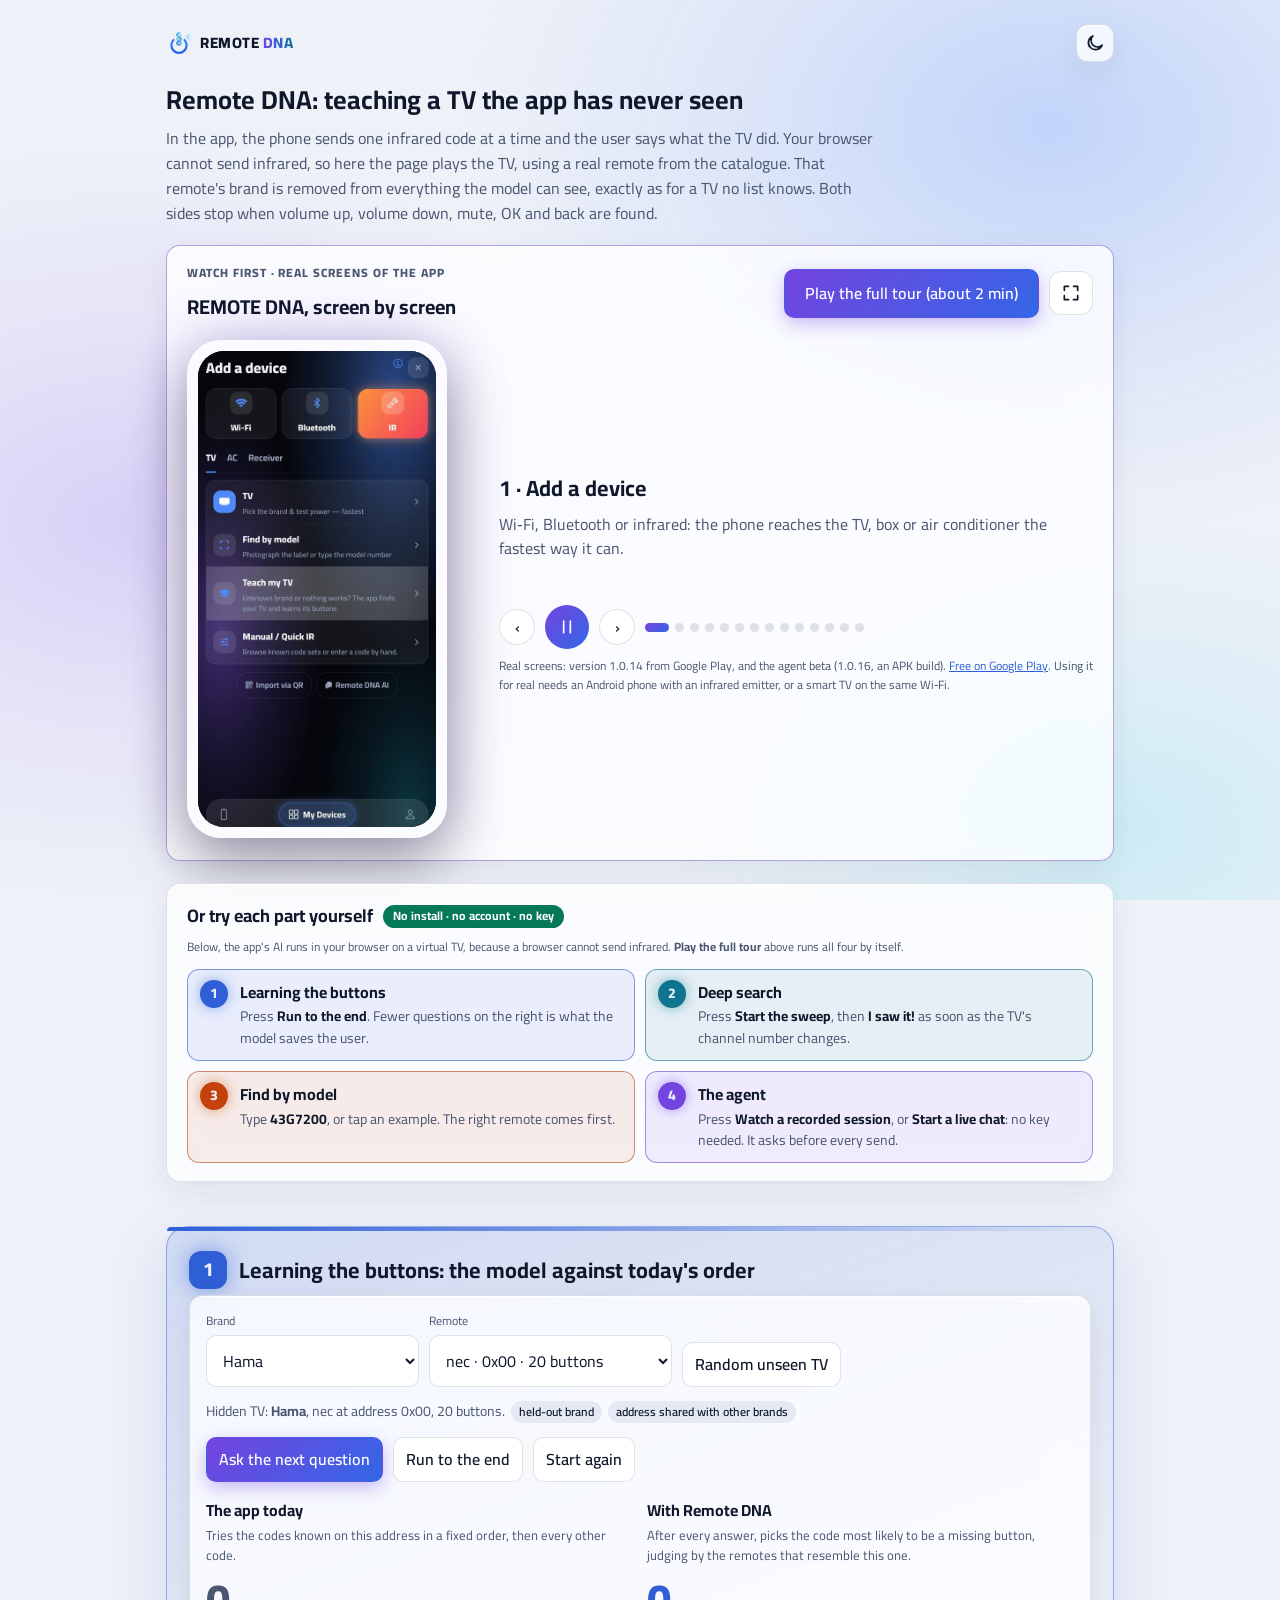
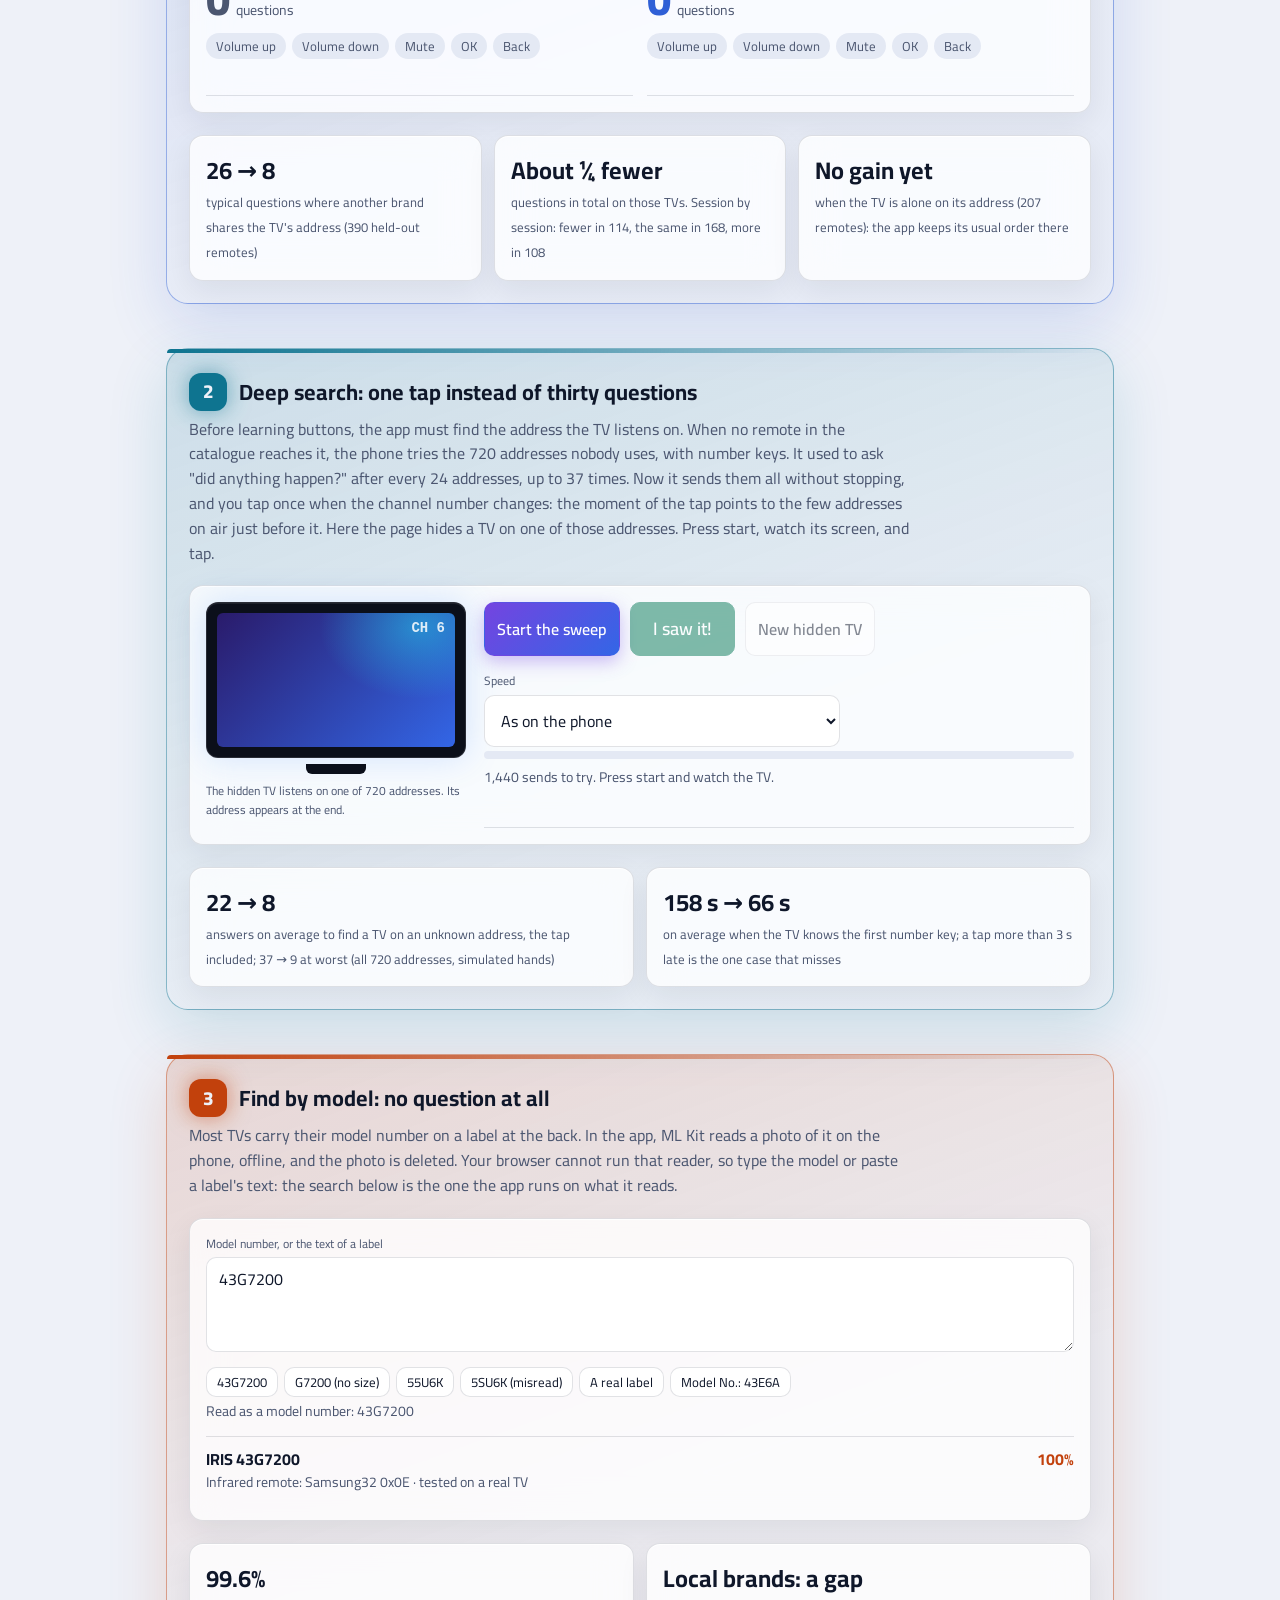
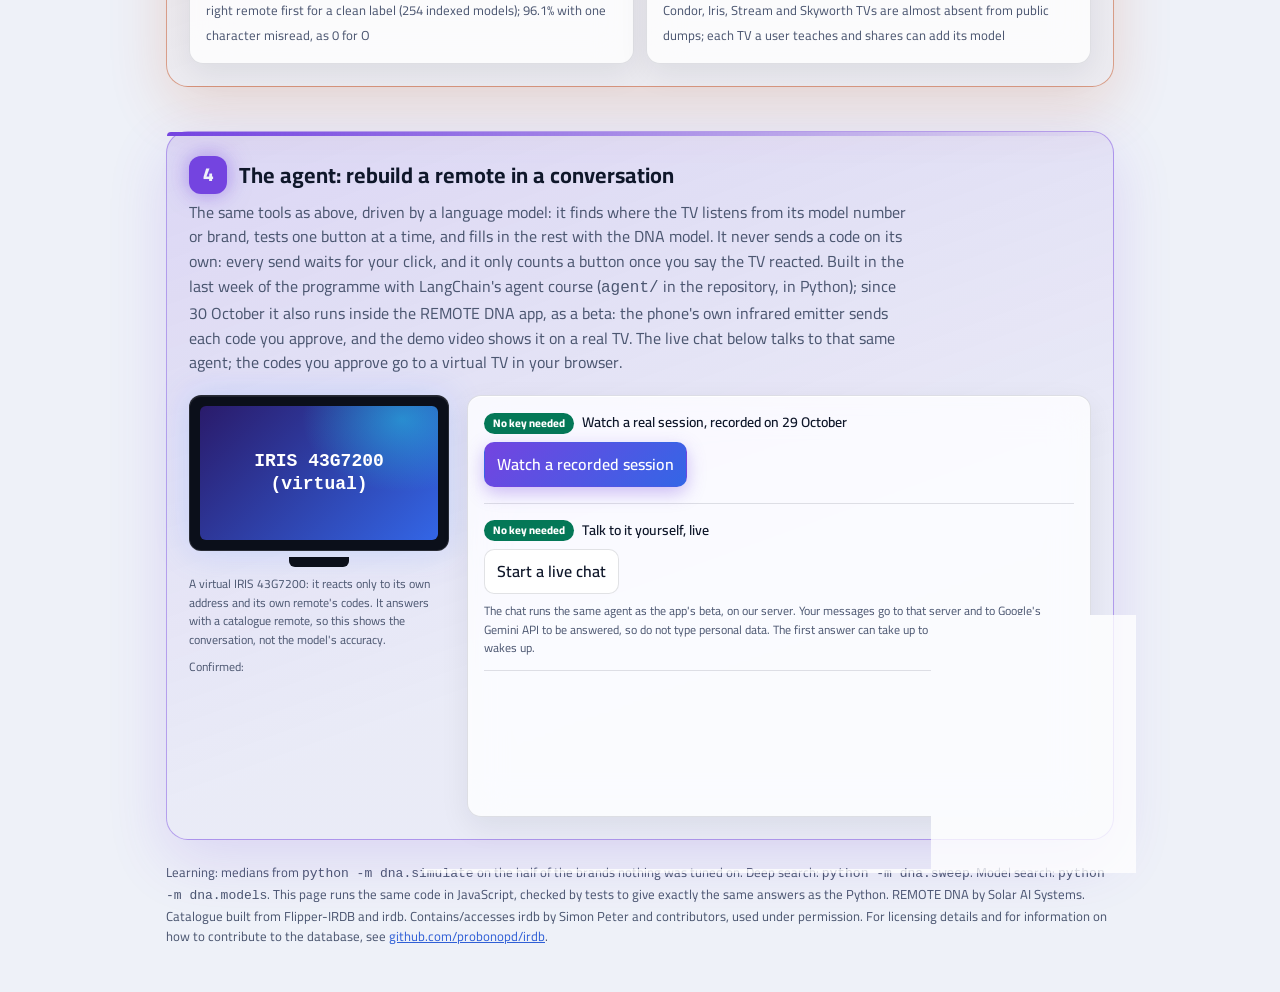
<file: demo/index.html>
<!doctype html>
<html lang="en">
<head>
<meta charset="utf-8">
<meta name="viewport" content="width=device-width, initial-scale=1">
<title>Remote DNA: live demo</title>
<meta name="description" content="Watch Remote DNA learn the buttons of a TV it has never seen, next to the app's current method.">
<meta name="theme-color" content="#05070D" media="(prefers-color-scheme: dark)">
<meta name="theme-color" content="#EEF1F8" media="(prefers-color-scheme: light)">
<link rel="icon" href="../assets/logo-mark.svg" type="image/svg+xml">
<link rel="stylesheet" href="../assets/brand.css">
<script src="../assets/theme.js"></script>
<style>
  /* Colours and type: ../assets/brand.css (brand identity v1.0.3), Night or Day with the system. */
  :root {
    --bg: var(--rd-bg); --card: var(--rd-bg-2); --line: var(--rd-line); --text: var(--rd-ink); --dim: var(--rd-dim);
    --accent: var(--rd-blue); --good: var(--rd-green); --old: var(--rd-dim); --chip: var(--rd-surface-2);
    --fill: var(--rd-action); --on-good: var(--rd-on-green);
  }
  * { box-sizing: border-box; }
  body { margin: 0; background: var(--bg); color: var(--text);
         font: 16px/1.55 var(--rd-font); }
  .wrap { max-width: 980px; margin: 0 auto; padding: 24px 16px 48px; }
  h1 { font-size: 26px; margin: 0 0 6px; }
  .lead { color: var(--dim); margin: 0 0 20px; max-width: 720px; }
  .card { background: var(--card); border: 1px solid var(--line); border-radius: 14px; padding: 16px; }
  .pick { display: flex; flex-wrap: wrap; gap: 10px; align-items: end; margin-bottom: 14px; }
  label { display: block; font-size: 12px; color: var(--dim); margin-bottom: 4px; }
  select, button { font: inherit; border-radius: 10px; border: 1px solid var(--line);
                   background: var(--card); color: var(--text); padding: 9px 12px; }
  select { min-width: 180px; max-width: 100%; }
  button { cursor: pointer; font-weight: 600; }
  button.primary { background: var(--rd-grad-action); border-color: transparent; color: #fff; box-shadow: 0 6px 18px rgba(116,68,224,.35); }
  button:disabled { opacity: .5; cursor: default; }
  .target { font-size: 14px; color: var(--dim); margin: 4px 0 14px; }
  .badge { display: inline-block; font-size: 12px; font-weight: 600; padding: 2px 8px; border-radius: 999px;
           background: var(--chip); color: var(--text); margin-left: 6px; }
  .actions { display: flex; flex-wrap: wrap; gap: 10px; margin-bottom: 16px; }
  .race { display: grid; grid-template-columns: 1fr 1fr; gap: 14px; }
  @media (max-width: 720px) { .race { grid-template-columns: 1fr; } }
  .lane h2 { font-size: 16px; margin: 0 0 2px; }
  .lane .sub { font-size: 13px; color: var(--dim); margin: 0 0 12px; min-height: 40px; }
  .count { font-size: 44px; font-weight: 800; line-height: 1; }
  .count small { font-size: 14px; font-weight: 500; color: var(--dim); margin-left: 6px; }
  .lane.old .count { color: var(--old); }
  .lane.new .count { color: var(--accent); }
  .chips { display: flex; flex-wrap: wrap; gap: 6px; margin: 12px 0; }
  .chip { font-size: 13px; padding: 3px 10px; border-radius: 999px; background: var(--chip); color: var(--dim); }
  .chip.on { background: var(--good); color: var(--on-good); }
  .log { list-style: none; margin: 0; padding: 0; font-size: 13px; max-height: 260px; overflow: auto;
         border-top: 1px solid var(--line); }
  .log li { padding: 6px 0; border-bottom: 1px solid var(--line); }
  .log .hit { color: var(--good); font-weight: 600; }
  .log .why { display: block; color: var(--dim); font-size: 12px; }
  .done { font-weight: 700; color: var(--good); min-height: 24px; }
  .facts { margin-top: 22px; display: grid; grid-template-columns: repeat(3, 1fr); gap: 12px; }
  @media (max-width: 720px) { .facts { grid-template-columns: 1fr; } }
  .fact b { display: block; font-size: 24px; }
  .fact span { font-size: 13px; color: var(--dim); }
  footer { margin-top: 22px; font-size: 13px; color: var(--dim); }
  a { color: var(--accent); }
  .err { color: var(--rd-red); }
  .toc { display: flex; flex-wrap: wrap; gap: 8px; margin: 0 0 18px; font-size: 14px; }
  .toc a { text-decoration: none; padding: 4px 12px; border: 1px solid var(--line); border-radius: 999px; color: var(--text); }
  h2.sec { font-size: 22px; margin: 40px 0 6px; }
  .deep-grid { display: grid; grid-template-columns: 260px 1fr; gap: 18px; align-items: start; }
  @media (max-width: 720px) { .deep-grid { grid-template-columns: 1fr; } }
  .tv { background: #0B0F1A; border-radius: 12px; padding: 10px; border: 1px solid rgba(255,255,255,.12);
         box-shadow: 0 0 34px rgba(79,139,255,.22), inset 0 1px 0 rgba(255,255,255,.08); }
  .screen { position: relative; aspect-ratio: 16 / 9; border-radius: 6px; background: radial-gradient(70% 90% at 85% 10%, rgba(34,211,238,.5), transparent 60%), linear-gradient(135deg, #2A1B6B, #3366E6);
            display: flex; align-items: flex-start; justify-content: flex-end; padding: 8px 10px; overflow: hidden; }
  .screen .ch { color: #fff; font: 700 14px/1 ui-monospace, monospace; opacity: .85; }
  .osd { position: absolute; inset: 0; display: flex; align-items: center; justify-content: center; color: #fff;
         font: 800 54px/1 ui-monospace, monospace; background: rgba(0, 0, 0, .35); opacity: 0; transition: opacity .15s; }
  .osd.on { opacity: 1; }
  .stand { width: 60px; height: 10px; margin: 6px auto 0; border-radius: 0 0 6px 6px; background: #0B0F1A; }
  .tv-note { font-size: 12px; color: var(--dim); margin-top: 8px; }
  button.saw { background: var(--good); border-color: var(--good); color: var(--on-good); font-size: 18px; padding: 12px 22px; }
  .meter { height: 8px; border-radius: 4px; background: var(--chip); overflow: hidden; margin: 4px 0 8px; }
  .meter div { height: 8px; width: 0; background: var(--accent); }
  .hits { list-style: none; margin: 10px 0 0; padding: 0; }
  .hits li { padding: 10px 0; border-top: 1px solid var(--line); display: flex; justify-content: space-between; gap: 12px; flex-wrap: wrap; }
  .hits .what { color: var(--dim); font-size: 14px; }
  .score { font-weight: 700; color: var(--accent); }
  textarea { width: 100%; font: inherit; border-radius: 10px; border: 1px solid var(--line); background: var(--card);
             color: var(--text); padding: 9px 12px; resize: vertical; }
  .examples { display: flex; flex-wrap: wrap; gap: 6px; margin: 8px 0 4px; }
  .examples button { font-size: 13px; padding: 4px 10px; font-weight: 500; }
  .facts.two { grid-template-columns: repeat(2, 1fr); }
  @media (max-width: 720px) { .facts.two { grid-template-columns: 1fr; } }
  .agent-grid { display: grid; grid-template-columns: 260px 1fr; gap: 18px; align-items: start; }
  @media (max-width: 720px) { .agent-grid { grid-template-columns: 1fr; } }
  #a-tv .screen { align-items: center; justify-content: center; color: #fff; font: 700 18px/1.3 ui-monospace, monospace;
                  text-align: center; transition: filter .15s; }
  #a-tv.lit .screen { filter: brightness(1.6); }
  .alog { list-style: none; margin: 0 0 10px; padding: 0; font-size: 14px; max-height: 360px; min-height: 120px; overflow: auto;
          border-top: 1px solid var(--line); }
  .alog li { padding: 7px 0; border-bottom: 1px solid var(--line); overflow-wrap: anywhere; }
  .alog li b { display: inline-block; min-width: 54px; color: var(--dim); font-weight: 600; }
  .alog .a-agent b { color: var(--accent); }
  .alog .a-tv b, .alog .hit { color: var(--good); }
  .alog .note, .alog .ask { color: var(--dim); }
  .alog .ask button { font-size: 13px; padding: 4px 10px; margin-left: 4px; }
  .arow { display: flex; gap: 8px; flex-wrap: wrap; align-items: end; }
  .arow input { flex: 1; min-width: 180px; font: inherit; border-radius: 10px; border: 1px solid var(--line);
                background: var(--card); color: var(--text); padding: 9px 12px; }
  /* quick start and clearer choices */
  .start { margin: 0 0 26px; padding: 18px 20px; }
  .start h2 { font-size: 18px; margin: 0 0 4px; }
  .ok { display: inline-block; font-size: 12px; font-weight: 700; padding: 2px 10px; border-radius: 999px;
        background: var(--good); color: var(--on-good); margin-left: 6px; vertical-align: 2px; }
  .steps4 { list-style: none; margin: 12px 0 0; padding: 0; display: grid; grid-template-columns: repeat(2, 1fr); gap: 10px; }
  @media (max-width: 720px) { .steps4 { grid-template-columns: 1fr; } }
  .steps4 li { display: flex; gap: 12px; align-items: flex-start; padding: 10px 12px; border: 1px solid var(--line); border-radius: 12px; }
  .steps4 .n { flex: none; width: 28px; height: 28px; border-radius: 50%; background: var(--rd-grad-action); color: #fff;
               display: grid; place-items: center; font-weight: 800; font-size: 14px; }
  .steps4 a { color: var(--text); font-weight: 700; text-decoration: none; }
  .steps4 p { margin: 2px 0 0; font-size: 14px; color: var(--dim); }
  .steps4 b { color: var(--text); }
  .agent-opt + .agent-opt { margin-top: 16px; padding-top: 16px; border-top: 1px solid var(--line); }
  .opt { display: flex; flex-wrap: wrap; align-items: center; gap: 8px; font-size: 14px; font-weight: 600; margin: 0 0 8px; }
  .tag { font-size: 11px; font-weight: 800; padding: 2px 9px; border-radius: 999px; }
  .tag.free { background: var(--good); color: var(--on-good); }
  .tag.optional { background: var(--chip); color: var(--dim); border: 1px solid var(--line); }
  /* the app slideshow */
  .app-grid { display: grid; grid-template-columns: 280px 1fr; gap: 32px; align-items: center; }
  /* the app player */
  .player { margin: 0 0 22px; padding: 18px 20px 22px; border-color: color-mix(in srgb, var(--rd-violet) 40%, var(--line));
            box-shadow: 0 24px 70px color-mix(in srgb, var(--rd-violet) 18%, transparent); }
  .player-head { display: flex; flex-wrap: wrap; align-items: center; justify-content: space-between; gap: 12px; margin-bottom: 18px; }
  .player-head h2 { font-size: 20px; margin: 0; }
  .player-actions { display: flex; align-items: center; gap: 10px; }
  .icon-btn { width: 44px; height: 44px; padding: 0; border-radius: 12px; display: inline-grid; place-items: center; }
  #app-toggle { width: 44px; height: 44px; padding: 0; border-radius: 50%; display: inline-grid; place-items: center;
                background: var(--rd-grad-action); color: #fff; border: 0; }
  /* full screen: the player alone, larger, on the brand glow */
  .player.full { position: fixed; inset: 0; z-index: 60; margin: 0; border: 0; border-radius: 0; overflow: auto;
                 display: flex; flex-direction: column; justify-content: center; padding: 3vh 5vw;
                 background: radial-gradient(circle at 82% 14%, color-mix(in srgb, var(--rd-blue) 40%, transparent), transparent 46%),
                             radial-gradient(circle at 10% 58%, color-mix(in srgb, var(--rd-violet) 34%, transparent), transparent 42%),
                             radial-gradient(circle at 88% 92%, color-mix(in srgb, var(--rd-cyan) 18%, transparent), transparent 36%), var(--rd-bg); }
  .player.full #tour-play { display: none; }
  .player.full .player-head { margin-bottom: 2vh; }
  .player.full .app-grid { grid-template-columns: auto minmax(0, 640px); justify-content: center; gap: 6vw; }
  .player.full .phone { width: calc(40vh + 20px); border-radius: 44px; }
  .player.full .phone-screen { border-radius: 34px; }
  .player.full #app-caps { min-height: 28vh; }
  .player.full #app-caps b { font-size: clamp(26px, 3.4vw, 46px); margin-bottom: 14px; }
  .player.full #app-caps span { font-size: clamp(18px, 2vw, 27px); line-height: 1.45; }
  @media (orientation: portrait) {
    .player.full .app-grid { grid-template-columns: 1fr; justify-items: center; gap: 3vh; }
    .player.full .phone { width: min(64vw, calc(28vh + 20px)); }
    .player.full #app-caps { min-height: 0; }
  }
  .app-kicker { font-size: 12px; font-weight: 800; letter-spacing: .08em; text-transform: uppercase; color: var(--dim); margin-bottom: 8px; }
  @media (max-width: 720px) { .app-grid { grid-template-columns: 1fr; justify-items: center; } }
  .phone { width: 260px; border-radius: 34px; padding: 10px; background: linear-gradient(160deg, rgba(255,255,255,.22), rgba(255,255,255,.05));
           border: 1px solid rgba(255,255,255,.18); box-shadow: 0 24px 60px rgba(0,0,0,.35), 0 0 60px rgba(116,68,224,.28), inset 0 1px 0 rgba(255,255,255,.25); }
  .phone-screen { position: relative; aspect-ratio: 1 / 2; border-radius: 26px; overflow: hidden; background: #05070D; }
  .phone-screen img { position: absolute; inset: 0; width: 100%; height: 100%; object-fit: cover; opacity: 0; transition: opacity .6s ease; }
  .phone-screen img.on { opacity: 1; }
  @media (prefers-reduced-motion: reduce) { .phone-screen img { transition: none; } }
  #app-caps { list-style: none; margin: 0; padding: 0; min-height: 120px; }
  #app-caps b { display: block; font-size: 22px; margin-bottom: 6px; }
  #app-caps span { color: var(--dim); font-size: 16px; }
  .app-nav { display: flex; flex-wrap: wrap; align-items: center; gap: 10px; margin: 14px 0 6px; }
  #app-dots { display: flex; gap: 6px; }
  #app-dots button { width: 9px; height: 9px; padding: 0; border-radius: 50%; border: 0; background: var(--line); cursor: pointer; }
  #app-dots button[aria-current="true"] { width: 24px; border-radius: 5px; background: var(--rd-grad-action); }
  .app-nav > button { width: 36px; height: 36px; padding: 0; border-radius: 50%; }
  /* the guided tour */
  .start-head { display: flex; flex-wrap: wrap; align-items: center; justify-content: space-between; gap: 12px; }
  #tour-play { font-size: 16px; padding: 11px 20px; }
  #tour-bar { position: fixed; left: 50%; bottom: 18px; transform: translateX(-50%); z-index: 20; width: min(720px, calc(100% - 24px));
              display: flex; align-items: center; gap: 12px; padding: 10px 12px 10px 16px; border-radius: 16px;
              background: var(--rd-bg-2); border: 1px solid var(--rd-line); box-shadow: 0 16px 40px rgba(0,0,0,.35), 0 0 0 1px rgba(116,68,224,.25); }
  #tour-bar[hidden] { display: none; }
  #tour-step { flex: none; font-size: 12px; font-weight: 800; padding: 3px 10px; border-radius: 999px; background: var(--rd-grad-action); color: #fff; }
  #tour-text { flex: 1; font-size: 14px; }
  /* the four parts, one brand colour each */
  .p1 { --c: var(--rd-blue); } .p2 { --c: var(--rd-cyan); } .p3 { --c: var(--rd-orange); } .p4 { --c: var(--rd-violet); }
  .part { --accent: var(--c); position: relative; margin: 44px 0 0; padding: 24px 22px 22px; border-radius: 22px;
          border: 1px solid color-mix(in srgb, var(--c) 45%, transparent);
          background: linear-gradient(160deg, color-mix(in srgb, var(--c) 15%, transparent), color-mix(in srgb, var(--c) 3%, transparent) 65%);
          box-shadow: 0 20px 60px color-mix(in srgb, var(--c) 16%, transparent); }
  .part::before { content: ""; position: absolute; inset: 0 0 auto 0; height: 4px; border-radius: 22px 22px 0 0;
                  background: linear-gradient(90deg, var(--c), transparent); }
  .part > h2.sec:first-child { margin-top: 0; display: flex; align-items: center; gap: 12px; }
  .pn { flex: none; display: inline-grid; place-items: center; width: 38px; height: 38px; border-radius: 12px;
        background: var(--c); color: var(--rd-bg); font-size: 19px; font-weight: 800;
        box-shadow: 0 0 22px color-mix(in srgb, var(--c) 55%, transparent); }
  .steps4 li.p1, .steps4 li.p2, .steps4 li.p3, .steps4 li.p4 {
        border-color: color-mix(in srgb, var(--c) 50%, var(--line)); background: color-mix(in srgb, var(--c) 9%, transparent); }
  .steps4 li[class] .n { background: var(--c); color: var(--rd-bg); box-shadow: 0 0 14px color-mix(in srgb, var(--c) 50%, transparent); }
  @media (max-width: 640px) { .part { padding: 18px 14px; border-radius: 18px; } }
  .topline { display: flex; align-items: center; justify-content: space-between; gap: 12px; margin: 0 0 18px; }
  .topbar { display: flex; align-items: center; gap: 8px; text-decoration: none; font-size: 15px; }
  .topbar img { width: 26px; height: 26px; }
  /* glass surfaces (brand v1.0.4) */
  .card, .toc a { background: var(--rd-surface); -webkit-backdrop-filter: var(--rd-blur); backdrop-filter: var(--rd-blur); box-shadow: var(--rd-glass-shadow); }
</style>
</head>
<body class="rd-glow">
<div class="wrap">
  <div class="topline">
  <a class="topbar rd-word" href="../"><img src="../assets/logo-mark.svg" alt=""><span>REMOTE <i>DNA</i></span></a>
  <button class="rd-theme" type="button" aria-label="الوضع الليلي / النهاري · Night / Day mode" title="Night / Day"><svg class="i" aria-hidden="true"><use href="../assets/icons.svg#sun"/></svg></button>
  </div>
  <h1>Remote DNA: teaching a TV the app has never seen</h1>
  <p class="lead">
    In the app, the phone sends one infrared code at a time and the user says what the TV did.
    Your browser cannot send infrared, so here the page plays the TV, using a real remote from the
    catalogue. That remote's brand is removed from everything the model can see, exactly as for a TV
    no list knows. Both sides stop when volume up, volume down, mute, OK and back are found.
  </p>
  <section class="card player" id="app" aria-label="The app, screen by screen">
    <div class="player-head">
      <div>
        <div class="app-kicker">Watch first · real screens of the app</div>
        <h2>REMOTE DNA, screen by screen</h2>
      </div>
      <div class="player-actions">
        <button class="primary" id="tour-play" type="button">Play the full tour (about 2 min)</button>
        <button class="icon-btn" id="app-full" type="button" aria-label="Full screen" title="Full screen"></button>
      </div>
    </div>
    <div class="app-grid">
      <div class="phone"><div class="phone-screen" id="app-phone">
        <img src="../assets/tour/01-add-device.jpg" alt="REMOTE DNA screen: Add a device" width="540" height="1080" class="on">
        <img src="../assets/tour/02-find-by-model.jpg" alt="REMOTE DNA screen: Find by model" width="540" height="1080">
        <img src="../assets/tour/03-teach-my-tv.jpg" alt="REMOTE DNA screen: Teach my TV" width="540" height="1080" loading="lazy">
        <img src="../assets/tour/04-deep-search.jpg" alt="REMOTE DNA screen: Deep search" width="540" height="1080" loading="lazy">
        <img src="../assets/tour/05-remote-ready.jpg" alt="REMOTE DNA screen: Your remote, ready" width="540" height="1080" loading="lazy">
        <img src="../assets/tour/06-command-hunter.jpg" alt="REMOTE DNA screen: Command Hunter" width="540" height="1080" loading="lazy">
        <img src="../assets/tour/07-remote-dna-ai.jpg" alt="REMOTE DNA screen: Remote DNA AI" width="540" height="1080" loading="lazy">
        <img src="../assets/tour/08-agent-entry.jpg" alt="REMOTE DNA screen: The agent (beta)" width="540" height="1080" loading="lazy">
        <img src="../assets/tour/09-agent-asks.jpg" alt="REMOTE DNA screen: The agent asks first" width="540" height="1080" loading="lazy">
        <img src="../assets/tour/10-agent-saved.jpg" alt="REMOTE DNA screen: Remote saved" width="540" height="1080" loading="lazy">
        <img src="../assets/tour/11-androidtv.jpg" alt="REMOTE DNA screen: Android TV over Wi‑Fi" width="540" height="1080" loading="lazy">
        <img src="../assets/tour/12-wifi.jpg" alt="REMOTE DNA screen: Wi‑Fi devices" width="540" height="1080" loading="lazy">
        <img src="../assets/tour/13-ac.jpg" alt="REMOTE DNA screen: Air conditioner" width="540" height="1080" loading="lazy">
        <img src="../assets/tour/14-guide.jpg" alt="REMOTE DNA screen: Built-in guide" width="540" height="1080" loading="lazy">
      </div></div>
      <div class="app-side">
        <ul id="app-caps" aria-live="polite">
          <li><b>1 · Add a device</b><span>Wi‑Fi, Bluetooth or infrared: the phone reaches the TV, box or air conditioner the fastest way it can.</span></li>
          <li hidden><b>2 · Find by model</b><span>Photograph the label at the back. The phone reads it offline and suggests the right remote at once.</span></li>
          <li hidden><b>3 · Teach my TV</b><span>A TV no list knows: the phone sends one code, you answer with one tap, and the DNA model picks the next code.</span></li>
          <li hidden><b>4 · Deep search</b><span>Still nothing? The phone sweeps every address without a pause, and you tap “I saw it!” once, when the channel number moves.</span></li>
          <li hidden><b>5 · Your remote, ready</b><span>The TV is found (here an Iris set, made by Skyworth, address 0x0E) and the full remote is on the phone. “Fix a button” repairs any key that misbehaves.</span></li>
          <li hidden><b>6 · Command Hunter</b><span>For keys still missing: the phone tries each code of the found address. Here every essential key is already mapped.</span></li>
          <li hidden><b>7 · Remote DNA AI</b><span>Questions and answers on the phone, offline, that take you to the right way of adding your device.</span></li>
          <li hidden><b>8 · The agent (beta)</b><span>“Ask Remote DNA AI” opens the agent, from Help or from the round DNA button on every screen. Beta build 1.0.16, not yet on Google Play.</span></li>
          <li hidden><b>9 · The agent asks first</b><span>Type the model from the label (here “iris G7200”). The agent picks a code and asks before sending it: Send, Don’t send, or another button.</span></li>
          <li hidden><b>10 · Remote saved</b><span>You say whether the TV reacted. One confirmed key is enough: the agent builds a 27-button remote, and you save it.</span></li>
          <li hidden><b>11 · Android TV over Wi‑Fi</b><span>Touchpad, arrows, a cursor and typing on the TV, with no infrared needed.</span></li>
          <li hidden><b>12 · Wi‑Fi devices</b><span>Finds Android TV, Google TV, LG, Samsung and Roku sets on the home network.</span></li>
          <li hidden><b>13 · Air conditioner</b><span>A dial for the temperature, plus modes, fan and swing, over infrared or Wi‑Fi.</span></li>
          <li hidden><b>14 · Built-in guide</b><span>Every feature explained step by step, in six languages.</span></li>
        </ul>
        <div class="app-nav">
          <button id="app-prev" type="button" aria-label="Previous screen">‹</button>
          <button id="app-toggle" type="button" aria-label="Pause"></button>
          <button id="app-next" type="button" aria-label="Next screen">›</button>
          <div id="app-dots"></div>
        </div>
        <p class="tv-note">Real screens: version 1.0.14 from Google Play, and the agent beta (1.0.16, an APK build).
          <a href="https://play.google.com/store/apps/details?id=com.beinteck.remotedna" target="_blank" rel="noopener">Free on Google Play</a>.
        Using it for real needs an Android phone with an infrared emitter, or a smart TV on the same Wi‑Fi.</p>
      </div>
    </div>
  </section>

  <div class="card start">
    <h2>Or try each part yourself <span class="ok">No install · no account · no key</span></h2>
    <p class="tv-note">Below, the app's AI runs in your browser on a virtual TV, because a browser cannot send infrared.
      <b>Play the full tour</b> above runs all four by itself.</p>
    <ol class="steps4">
      <li class="p1"><span class="n">1</span><div><a href="#teach">Learning the buttons</a>
        <p>Press <b>Run to the end</b>. Fewer questions on the right is what the model saves the user.</p></div></li>
      <li class="p2"><span class="n">2</span><div><a href="#deep">Deep search</a>
        <p>Press <b>Start the sweep</b>, then <b>I saw it!</b> as soon as the TV's channel number changes.</p></div></li>
      <li class="p3"><span class="n">3</span><div><a href="#model">Find by model</a>
        <p>Type <b>43G7200</b>, or tap an example. The right remote comes first.</p></div></li>
      <li class="p4"><span class="n">4</span><div><a href="#agent">The agent</a>
        <p>Press <b>Watch a recorded session</b>, or <b>Start a live chat</b>: no key needed. It asks before every send.</p></div></li>
    </ol>
  </div>

  <section class="part p1">
  <h2 class="sec" id="teach-h"><span class="pn">1</span>Learning the buttons: the model against today's order</h2>

  <div class="card" id="teach">
    <div class="pick">
      <div>
        <label for="brand">Brand</label>
        <select id="brand"></select>
      </div>
      <div>
        <label for="remote">Remote</label>
        <select id="remote"></select>
      </div>
      <button id="random">Random unseen TV</button>
    </div>
    <div class="target" id="target">Loading the catalogue…</div>

    <div class="actions">
      <button class="primary" id="step" disabled>Ask the next question</button>
      <button id="run" disabled>Run to the end</button>
      <button id="reset" disabled>Start again</button>
    </div>

    <div class="race">
      <section class="lane old">
        <h2>The app today</h2>
        <p class="sub">Tries the codes known on this address in a fixed order, then every other code.</p>
        <div class="count" id="old-count">0<small>questions</small></div>
        <div class="chips" id="old-chips"></div>
        <div class="done" id="old-done"></div>
        <ul class="log" id="old-log"></ul>
      </section>
      <section class="lane new">
        <h2>With Remote DNA</h2>
        <p class="sub">After every answer, picks the code most likely to be a missing button, judging by the remotes that resemble this one.</p>
        <div class="count" id="new-count">0<small>questions</small></div>
        <div class="chips" id="new-chips"></div>
        <div class="done" id="new-done"></div>
        <ul class="log" id="new-log"></ul>
      </section>
    </div>
  </div>

  <div class="facts">
    <div class="card fact"><b>26 → 8</b><span>typical questions where another brand shares the TV's address (390 held-out remotes)</span></div>
    <div class="card fact"><b>About ¼ fewer</b><span>questions in total on those TVs. Session by session: fewer in 114, the same in 168, more in 108</span></div>
    <div class="card fact"><b>No gain yet</b><span>when the TV is alone on its address (207 remotes): the app keeps its usual order there</span></div>
  </div>

  </section>

  <section class="part p2">
  <h2 class="sec" id="deep"><span class="pn">2</span>Deep search: one tap instead of thirty questions</h2>
  <p class="lead">
    Before learning buttons, the app must find the address the TV listens on. When no remote in the catalogue
    reaches it, the phone tries the 720 addresses nobody uses, with number keys. It used to ask "did anything
    happen?" after every 24 addresses, up to 37 times. Now it sends them all without stopping, and you tap once
    when the channel number changes: the moment of the tap points to the few addresses on air just before it.
    Here the page hides a TV on one of those addresses. Press start, watch its screen, and tap.
  </p>
  <div class="card">
    <div class="deep-grid">
      <div>
        <div class="tv"><div class="screen"><span class="ch" id="tv-ch">CH 12</span><div class="osd" id="tv-osd"></div></div></div>
        <div class="stand"></div>
        <div class="tv-note" id="tv-note"></div>
      </div>
      <div>
        <div class="actions">
          <button class="primary" id="d-start" disabled>Start the sweep</button>
          <button class="saw" id="d-saw" disabled>I saw it!</button>
          <button id="d-new" disabled>New hidden TV</button>
        </div>
        <label for="d-speed">Speed</label>
        <select id="d-speed">
          <option value="1">As on the phone</option>
          <option value="3">3× faster (a few more questions after the tap)</option>
        </select>
        <div class="meter"><div id="d-bar"></div></div>
        <div class="target" id="d-now">Loading the catalogue…</div>
        <div class="done" id="d-result"></div>
        <ul class="log" id="d-log"></ul>
      </div>
    </div>
  </div>
  <div class="facts two">
    <div class="card fact"><b>22 → 8</b><span>answers on average to find a TV on an unknown address, the tap included; 37 → 9 at worst (all 720 addresses, simulated hands)</span></div>
    <div class="card fact"><b>158 s → 66 s</b><span>on average when the TV knows the first number key; a tap more than 3 s late is the one case that misses</span></div>
  </div>

  </section>

  <section class="part p3">
  <h2 class="sec" id="model"><span class="pn">3</span>Find by model: no question at all</h2>
  <p class="lead">
    Most TVs carry their model number on a label at the back. In the app, ML Kit reads a photo of it on the
    phone, offline, and the photo is deleted. Your browser cannot run that reader, so type the model or paste
    a label's text: the search below is the one the app runs on what it reads.
  </p>
  <div class="card">
    <label for="m-text">Model number, or the text of a label</label>
    <textarea id="m-text" rows="3" placeholder="e.g. 43G7200"></textarea>
    <div class="examples" id="m-examples"></div>
    <div class="target" id="m-read"></div>
    <ul class="hits" id="m-hits"></ul>
  </div>
  <div class="facts two">
    <div class="card fact"><b>99.6%</b><span>right remote first for a clean label (254 indexed models); 96.1% with one character misread, as 0 for O</span></div>
    <div class="card fact"><b>Local brands: a gap</b><span>Condor, Iris, Stream and Skyworth TVs are almost absent from public dumps; each TV a user teaches and shares can add its model</span></div>
  </div>

  </section>

  <section class="part p4">
  <h2 class="sec" id="agent"><span class="pn">4</span>The agent: rebuild a remote in a conversation</h2>
  <p class="lead">
    The same tools as above, driven by a language model: it finds where the TV listens from its model number or
    brand, tests one button at a time, and fills in the rest with the DNA model. It never sends a code on its own:
    every send waits for your click, and it only counts a button once you say the TV reacted. Built in the last
    week of the programme with LangChain's agent course (<code>agent/</code> in the repository, in Python); since
    30 October it also runs inside the REMOTE DNA app, as a beta: the phone's own infrared emitter sends each code
    you approve, and the demo video shows it on a real TV. The live chat below talks to that same agent; the codes
    you approve go to a virtual TV in your browser.
  </p>
  <div class="agent-grid">
    <div>
      <div class="tv" id="a-tv"><div class="screen" id="a-screen">IRIS 43G7200 (virtual)</div></div>
      <div class="stand"></div>
      <div class="tv-note">A virtual IRIS 43G7200: it reacts only to its own address and its own remote's codes.
        It answers with a catalogue remote, so this shows the conversation, not the model's accuracy.</div>
      <div class="tv-note">Confirmed: <span id="a-state"></span></div>
    </div>
    <div class="card">
      <div class="agent-opt">
        <div class="opt"><span class="tag free">No key needed</span> Watch a real session, recorded on 29 October</div>
        <button class="primary" id="a-replay">Watch a recorded session</button>
      </div>
      <div class="agent-opt">
        <div class="opt"><span class="tag free">No key needed</span> Talk to it yourself, live</div>
        <button id="a-start">Start a live chat</button>
        <div class="tv-note">The chat runs the same agent as the app's beta, on our server. Your messages go to that
          server and to Google's Gemini API to be answered, so do not type personal data. The first answer can take
          up to a minute while the server wakes up.</div>
      </div>
      <ul class="alog" id="a-log" style="margin-top:12px"></ul>
      <div id="a-live" hidden>
        <form class="arow" id="a-form">
          <input id="a-text" autocomplete="off" placeholder="Describe your TV, or say what it did">
          <button class="primary" id="a-send">Send</button>
        </form>
      </div>
    </div>
  </div>

  </section>

  <footer>
    Learning: medians from <code>python -m dna.simulate</code> on the half of the brands nothing was tuned on.
    Deep search: <code>python -m dna.sweep</code>. Model search: <code>python -m dna.models</code>.
    This page runs the same code in JavaScript, checked by tests to give exactly the same answers as the Python.
    REMOTE DNA by Solar AI Systems. Catalogue built from Flipper-IRDB and irdb.
    Contains/accesses irdb by Simon Peter and contributors, used under permission. For licensing details and for
    information on how to contribute to the database, see <a href="https://github.com/probonopd/irdb">github.com/probonopd/irdb</a>.
  </footer>
</div>

<script type="module">
import { ESSENTIALS, foldOf, loadCatalogue, poolFor, startSession } from './dna.js';

const LABEL = { volUp: 'Volume up', volDown: 'Volume down', mute: 'Mute', ok: 'OK', back: 'Back', power: 'Power',
  chUp: 'Channel up', chDown: 'Channel down', menu: 'Menu', home: 'Home', up: 'Up', down: 'Down', left: 'Left',
  right: 'Right', source: 'Source', info: 'Info', exit: 'Exit' };
const label = (b) => LABEL[b] ?? b.replace(/([A-Z])/g, ' $1').replace(/^./, (c) => c.toUpperCase());
const hex = (c) => '0x' + c.toString(16).toUpperCase().padStart(2, '0');
const $ = (id) => document.getElementById(id);

let remotes = [];
let byBrand = new Map();
let target = null;
let lanes = {};

function buildLane(key, useModel) {
  const pool = poolFor(target, remotes);
  const session = startSession(target, pool, useModel);
  $(key + '-log').innerHTML = '';
  $(key + '-done').textContent = '';
  lanes[key] = session;
  render(key);
}

function render(key) {
  const s = lanes[key];
  $(key + '-count').firstChild.textContent = s.questions;
  $(key + '-chips').innerHTML = s.targets
    .map((b) => `<span class="chip${s.found.has(b) ? ' on' : ''}">${label(b)}</span>`).join('');
  if (s.done) $(key + '-done').textContent = s.gaveUp ? 'Gave up after 300 questions' : `All found in ${s.questions} questions`;
}

function logStep(key) {
  const s = lanes[key];
  if (!s.last) return;
  const { command, button, why } = s.last;
  const hit = button && s.targets.includes(button);
  const said = button ? `the TV did ${label(button)}` : 'nothing happened';
  let reason = '';
  if (why && why.length) {
    const names = why.map((v) => `${[...v.remote.brands].slice(0, 2).join('/')} (${label(v.button)})`).join(', ');
    reason = `<span class="why">Chosen because it matches: ${names}</span>`;
  }
  const li = document.createElement('li');
  li.innerHTML = `Q${s.questions}: sent ${hex(command)}, ${hit ? `<span class="hit">${said}</span>` : said}${reason}`;
  $(key + '-log').prepend(li);
}

function step() {
  for (const key of ['old', 'new']) {
    const s = lanes[key];
    if (s.done) continue;
    s.next();
    logStep(key);
    render(key);
  }
  const over = lanes.old.done && lanes.new.done;
  $('step').disabled = $('run').disabled = over;
}

function runToEnd() {
  let guard = 0;
  while (!(lanes.old.done && lanes.new.done) && guard++ < 400) step();
}

function chooseTarget(t) {
  target = t;
  const unseen = foldOf(t) === 1;
  const shared = poolFor(t, remotes).some((r) => r.address === t.address);
  $('target').innerHTML =
    `Hidden TV: <b>${[...t.brands].join(' / ')}</b>, ${t.protocol} at address ${hex(t.address)}, ` +
    `${Object.keys(t.commands).length} buttons.` +
    (unseen ? '<span class="badge">held-out brand</span>' : '') +
    `<span class="badge">${shared ? 'address shared with other brands' : 'alone on its address'}</span>`;
  buildLane('old', false);
  buildLane('new', true);
  $('step').disabled = $('run').disabled = false;
  $('reset').disabled = false;
}

function fillRemotes(brand) {
  const list = byBrand.get(brand) ?? [];
  $('remote').innerHTML = list
    .map((r, i) => `<option value="${i}">${r.protocol} · ${hex(r.address)} · ${Object.keys(r.commands).length} buttons</option>`)
    .join('');
  if (list.length) chooseTarget(list[0]);
}

function randomUnseen() {
  const pick = remotes.filter((r) => foldOf(r) === 1 && ESSENTIALS.every((b) => b in r.commands)
    && poolFor(r, remotes).some((p) => p.address === r.address));
  const t = pick[Math.floor(Math.random() * pick.length)];
  const brand = [...t.brands].sort()[0];
  $('brand').value = brand;
  fillRemotes(brand);
  $('remote').value = String(byBrand.get(brand).indexOf(t));
  chooseTarget(t);
}

try {
  const raw = await (await fetch('../data/catalogue.json')).json();
  remotes = loadCatalogue(raw).filter((r) => ESSENTIALS.some((b) => b in r.commands));
  for (const r of remotes) {
    for (const b of r.brands) {
      if (!byBrand.has(b)) byBrand.set(b, []);
      byBrand.get(b).push(r);
    }
  }
  const brands = [...byBrand.keys()].sort((a, b) => a.localeCompare(b));
  $('brand').innerHTML = brands.map((b) => `<option>${b}</option>`).join('');
  $('brand').onchange = (e) => fillRemotes(e.target.value);
  $('remote').onchange = (e) => chooseTarget(byBrand.get($('brand').value)[Number(e.target.value)]);
  $('random').onclick = randomUnseen;
  $('step').onclick = step;
  $('run').onclick = runToEnd;
  $('reset').onclick = () => chooseTarget(target);
  randomUnseen();
} catch (e) {
  $('target').innerHTML = `<span class="err">The catalogue could not be loaded. Open this page through a web server, not as a file.</span>`;
}
</script>
<script type="module" src="./extra.js"></script>
<script type="module" src="./agent-ui.js?v=3"></script>
<script type="module" src="./tour.js?v=5"></script>
<div id="tour-bar" role="status" hidden>
  <span id="tour-step">Tour</span><span id="tour-text"></span>
  <button id="tour-stop" type="button">Stop</button>
</div>
</body>
</html>
</file>
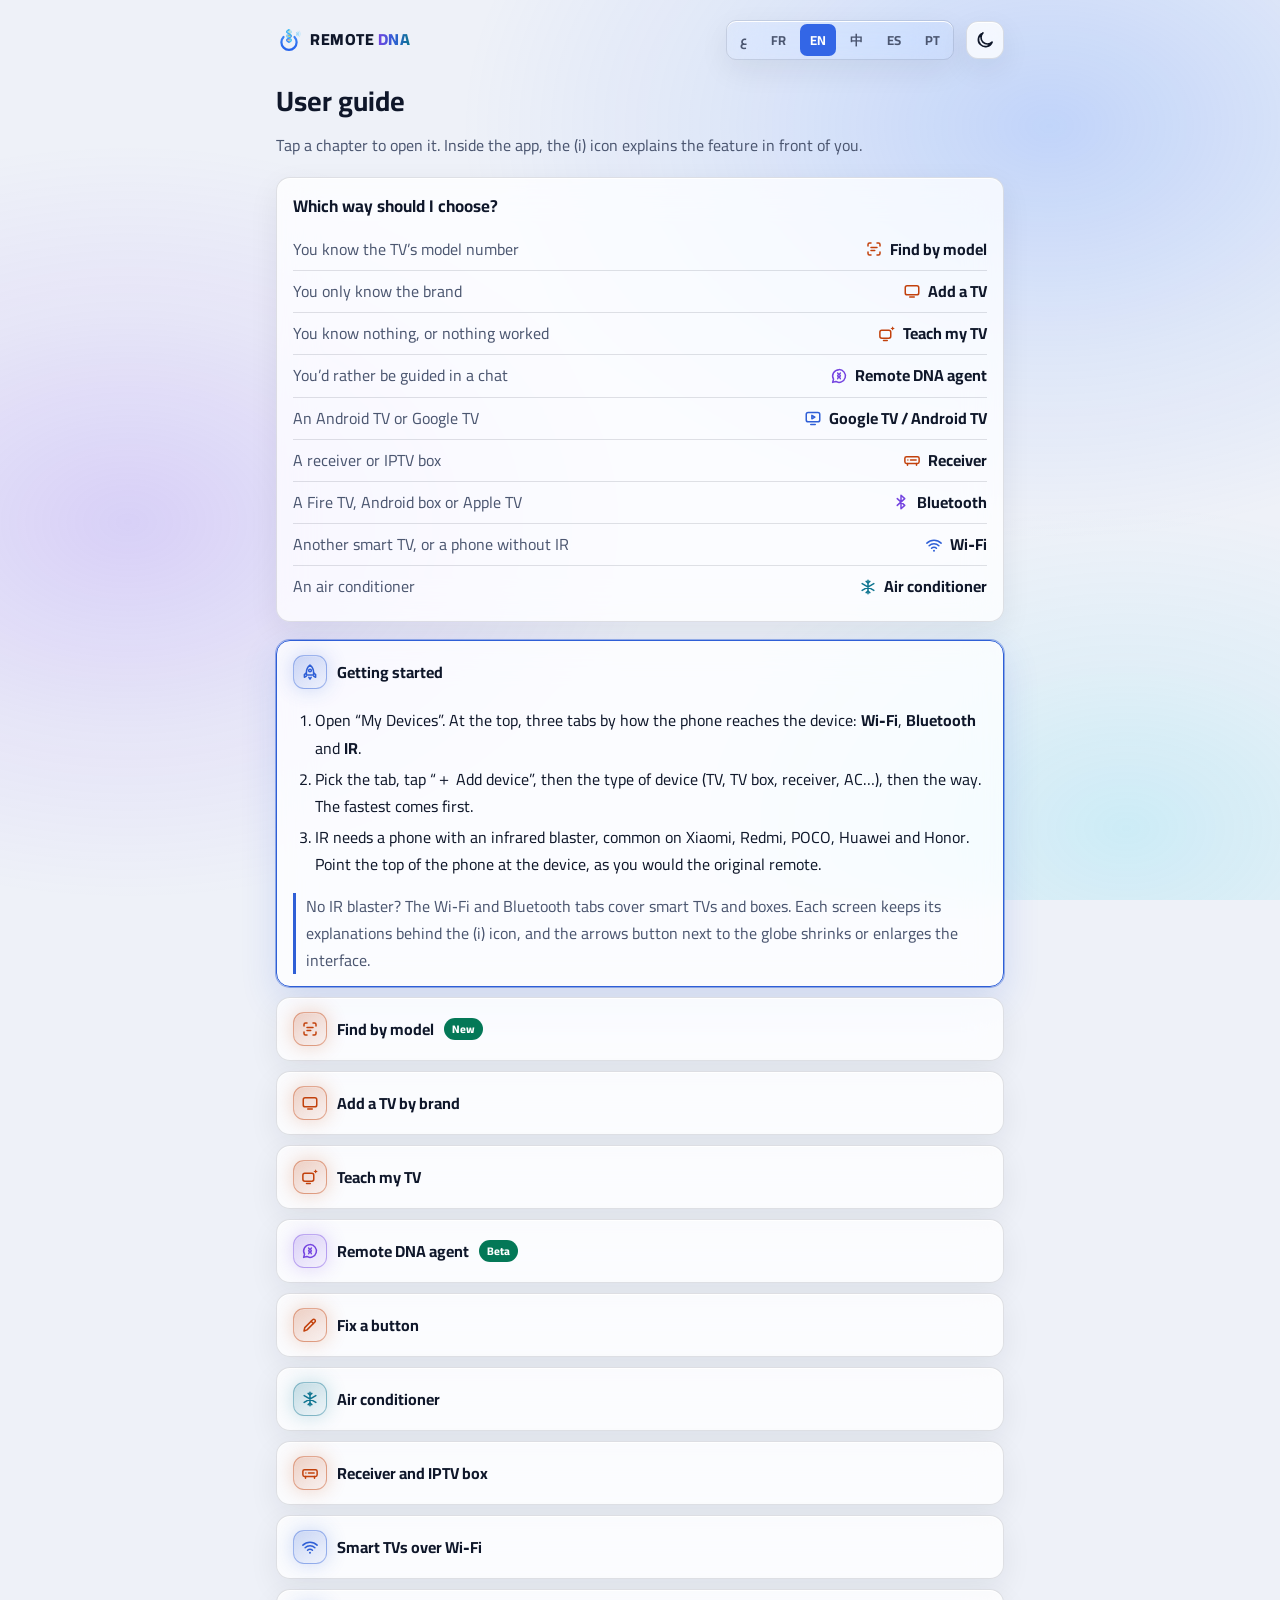
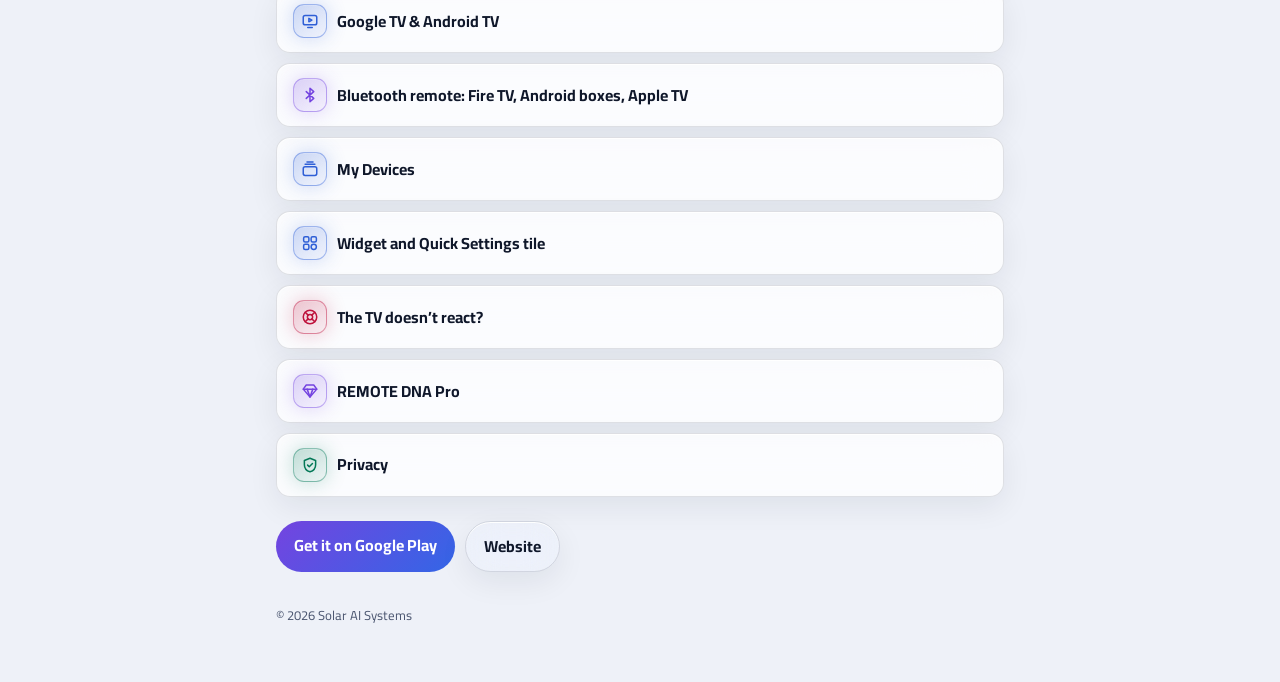
<file: guide.html>
<!DOCTYPE html>
<html lang="ar" dir="rtl">
<head>
<meta charset="utf-8">
<meta name="viewport" content="width=device-width, initial-scale=1">
<title>REMOTE DNA — دليل الاستخدام · User guide</title>
<meta name="description" content="REMOTE DNA user guide, step by step: find by model, add a TV, Teach my TV and deep search, Fix a button, air conditioners, Wi-Fi and Android TV, troubleshooting, Pro, privacy.">
<meta name="theme-color" content="#05070D" media="(prefers-color-scheme: dark)">
<meta name="theme-color" content="#EEF1F8" media="(prefers-color-scheme: light)">
<link rel="icon" href="assets/logo-mark.svg" type="image/svg+xml">
<link rel="stylesheet" href="assets/brand.css">
<script src="assets/theme.js"></script>
<style>
  /* Colours and type: assets/brand.css (brand identity v1.0.3), Night or Day with the system. */
  :root{--bg:var(--rd-bg);--card:var(--rd-surface);--line:var(--rd-line);--text:var(--rd-ink);--dim:var(--rd-dim);--blue:var(--rd-blue);--green:var(--rd-green)}
  *{box-sizing:border-box}
  body{margin:0;background:var(--bg);position:relative;color:var(--text);font:16px/1.7 var(--rd-font)}
  .wrap{max-width:760px;margin:0 auto;padding:20px 16px 56px}
  header{display:flex;justify-content:space-between;align-items:center;gap:12px;margin-bottom:8px;flex-wrap:wrap}
  header .switch{margin-inline-start:auto}
  .brand{display:flex;align-items:center;gap:8px;color:var(--text);text-decoration:none;font-weight:800;letter-spacing:.5px}
  .brand img{width:26px;height:26px}
  .brand i{font-style:normal;background:var(--rd-grad-brand);-webkit-background-clip:text;background-clip:text;color:transparent}
  .switch{display:flex;gap:4px;border:1px solid var(--line);border-radius:10px;padding:3px;flex-wrap:wrap}
  .switch button{background:none;border:0;color:var(--dim);font:inherit;font-weight:700;font-size:13px;padding:5px 10px;border-radius:7px;cursor:pointer}
  .switch button.on{background:var(--rd-action);color:#fff}
  h1{font-size:28px;margin:18px 0 6px}
  .intro{color:var(--dim);margin:0 0 18px}
  .paths{background:var(--card);border:1px solid var(--line);border-radius:14px;padding:14px 16px;margin:0 0 18px}
  .paths h2{font-size:17px;margin:0 0 8px}
  .paths ul{list-style:none;margin:0;padding:0}
  .paths li{padding:7px 0;border-top:1px solid var(--line);display:flex;justify-content:space-between;gap:12px;flex-wrap:wrap}
  .paths li:first-child{border-top:0}
  .paths li span{color:var(--dim)}
  .paths a{color:var(--text);font-weight:700;text-decoration:none;white-space:nowrap}
  .paths a:hover{color:var(--blue)}
  details{background:var(--card);border:1px solid var(--line);border-radius:14px;margin:10px 0;padding:0 16px}
  details[open]{border-color:var(--blue)}
  summary{cursor:pointer;font-weight:700;padding:14px 0;list-style:none;display:flex;align-items:center;gap:10px}
  summary::-webkit-details-marker{display:none}
  .ico.rd-ico{width:34px;height:34px;border-radius:11px}
  .ico .i{width:18px;height:18px}
  .new{background:var(--green);color:var(--rd-on-green);font-size:11px;font-weight:800;padding:2px 8px;border-radius:999px}
  details p{margin:0 0 12px}
  details h3{font-size:15px;margin:16px 0 6px}
  details ol,details ul{margin:0 0 14px;padding-inline-start:22px}
  details li{margin:4px 0}
  .tip{color:var(--dim);border-inline-start:3px solid var(--blue);padding-inline-start:10px}
  .cta{margin-top:24px;display:flex;gap:10px;flex-wrap:wrap}
  .btn{background:var(--rd-grad-action);color:#fff;text-decoration:none;font-weight:700;padding:11px 18px;border-radius:999px}
  .ghost{color:var(--text);text-decoration:none;font-weight:700;padding:11px 18px;border-radius:999px;border:1px solid var(--line)}
  footer{color:var(--dim);font-size:13px;margin-top:32px}
  /* glass surfaces (brand v1.0.4) */
  .paths,details,.switch,.ghost{-webkit-backdrop-filter:var(--rd-blur);backdrop-filter:var(--rd-blur);box-shadow:var(--rd-glass-shadow)}
  details[open]{box-shadow:var(--rd-glass-hover)}
  .paths a .i{width:18px;height:18px;margin-inline-end:4px}
</style>
</head>
<body class="rd-glow">
<div class="wrap">
<header>
  <a class="brand" href="./"><img src="assets/logo-mark.svg" alt=""><span>REMOTE <i>DNA</i></span></a>
  <div class="switch"><button data-lang="ar" class="on">ع</button><button data-lang="fr">FR</button><button data-lang="en">EN</button><button data-lang="zh">中</button><button data-lang="es">ES</button><button data-lang="pt">PT</button></div>
  <button class="rd-theme" type="button" aria-label="الوضع الليلي / النهاري · Night / Day mode" title="Night / Day"><svg class="i" aria-hidden="true"><use href="assets/icons.svg#sun"/></svg></button>
</header>

<section class="lang" data-lang="ar" lang="ar" dir="rtl">
  <h1>دليل الاستخدام</h1>
  <p class="intro">اضغط على أي فصل لفتحه. وفي شاشات التطبيق، أيقونة (i) تشرح الميزة التي أمامك.</p>
  <div class="paths">
    <h2>أي طريق أختار؟</h2>
    <ul>
      <li><span>تعرف رقم موديل التلفاز</span><a href="#ar-model"><svg class="i" aria-hidden="true" style="color:var(--rd-orange)"><use href="assets/icons.svg#scan"/></svg> ابحث بالموديل</a></li>
      <li><span>تعرف العلامة فقط</span><a href="#ar-tv"><svg class="i" aria-hidden="true" style="color:var(--rd-orange)"><use href="assets/icons.svg#tv"/></svg> أضف تلفازاً</a></li>
      <li><span>لا تعرف شيئاً، أو لم يعمل شيء</span><a href="#ar-teach"><svg class="i" aria-hidden="true" style="color:var(--rd-orange)"><use href="assets/icons.svg#tv-spark"/></svg> علّم تلفازك</a></li>
      <li><span>تفضّل أن يرشدك أحد بالمحادثة</span><a href="#ar-agent"><svg class="i" aria-hidden="true" style="color:var(--rd-violet)"><use href="assets/icons.svg#agent"/></svg> وكيل Remote DNA</a></li>
      <li><span>تلفاز Android TV أو Google TV</span><a href="#ar-atv"><svg class="i" aria-hidden="true" style="color:var(--rd-blue)"><use href="assets/icons.svg#smart-tv"/></svg> Google TV / Android TV</a></li>
      <li><span>ريسيفر أو صندوق IPTV</span><a href="#ar-stb"><svg class="i" aria-hidden="true" style="color:var(--rd-orange)"><use href="assets/icons.svg#receiver"/></svg> الريسيفر</a></li>
      <li><span>Fire TV أو صندوق Android أو Apple TV</span><a href="#ar-bt"><svg class="i" aria-hidden="true" style="color:var(--rd-violet)"><use href="assets/icons.svg#bluetooth"/></svg> بلوتوث</a></li>
      <li><span>تلفاز ذكي آخر، أو هاتف بلا أشعة</span><a href="#ar-wifi"><svg class="i" aria-hidden="true" style="color:var(--rd-blue)"><use href="assets/icons.svg#wifi"/></svg> الواي‑فاي</a></li>
      <li><span>مكيّف هواء</span><a href="#ar-ac"><svg class="i" aria-hidden="true" style="color:var(--rd-cyan)"><use href="assets/icons.svg#snow"/></svg> المكيّف</a></li>
    </ul>
  </div>
  <details id="ar-start" open>
    <summary><span class="ico rd-ico" style="--c:var(--rd-blue)"><svg class="i" aria-hidden="true"><use href="assets/icons.svg#rocket"/></svg></span>أول خطوة</summary>
    <ol>
      <li>افتح «أجهزتي». في الأعلى ثلاثة تبويبات بحسب طريقة وصول الهاتف إلى الجهاز: <b>واي‑فاي</b> و<b>بلوتوث</b> و<b>أشعة IR</b>.</li>
      <li>اختر التبويب واضغط «＋ إضافة جهاز»، ثم نوع الجهاز (تلفاز، صندوق TV، ريسيفر، مكيّف…)، ثم الطريقة. الأسرع تأتي أولاً.</li>
      <li>للأشعة يلزم هاتف فيه باعث أشعة تحت الحمراء (IR)، وهو شائع في Xiaomi وRedmi وPOCO وHuawei وHonor. وجّه أعلى الهاتف نحو الجهاز كالريموت الأصلي.</li>
    </ol>
    <p class="tip">هاتف بلا أشعة؟ تبويبا الواي‑فاي والبلوتوث يكفيان للتلفزيونات الذكية والصناديق. والشرح في كل شاشة خلف أيقونة (i)، وزر الأسهم بجانب الكرة الأرضية يصغّر الواجهة أو يكبّرها.</p>
  </details>
  <details id="ar-model">
    <summary><span class="ico rd-ico" style="--c:var(--rd-orange)"><svg class="i" aria-hidden="true"><use href="assets/icons.svg#scan"/></svg></span>ابحث بالموديل <span class="new">جديد</span></summary>
    <p>أسرع طريق: صورة واحدة للملصق تقودك إلى ريموت تلفازك.</p>
    <ol>
      <li>رقم الموديل مكتوب على الملصق خلف التلفاز، أو تحت غطاء بطاريات الريموت، مثلاً <b>43G7200</b>.</li>
      <li>من «＋ إضافة جهاز» ← «أشعة IR» ← «تلفاز» اختر «ابحث بالموديل».</li>
      <li>اختر طريقة واحدة:
        <ul>
          <li>«صوّر الملصق»: املأ الإطار بالملصق في ضوء جيد، ثم «التقط الصورة».</li>
          <li>«اختر صورة من الهاتف»: إن كنت صوّرت الملصق من قبل.</li>
          <li>اكتب الرقم في الخانة واضغط «بحث».</li>
        </ul>
      </li>
      <li>تظهر الريموتات المطابقة. وجّه الهاتف نحو التلفاز واضغط «تجربة». إن استجاب التلفاز، اضغط «اعتماد».</li>
      <li>سمِّ الجهاز واضغط «حفظ».</li>
    </ol>
    <h3>معلومات مفيدة</h3>
    <ul>
      <li>يكفي جزء من الرقم: «G7200» يجد «43G7200».</li>
      <li>«مجرَّب على تلفاز حقيقي» تعني أن هذا الموديل اختُبر في الميدان.</li>
      <li>إن لم نعرف الموديل بعد، اضغط «علّم تلفازك». يحمل معه العلامة والموديل المقروءين، وإن شاركت الشيفرات في النهاية، وجده من يأتي بعدك بصورة واحدة.</li>
      <li>الملصق يُقرأ على الهاتف، بلا إنترنت. الصورة الملتقطة تُحذف بعد قراءتها، ولا تُرسل أي صورة أبداً.</li>
    </ul>
  </details>
  <details id="ar-tv">
    <summary><span class="ico rd-ico" style="--c:var(--rd-orange)"><svg class="i" aria-hidden="true"><use href="assets/icons.svg#tv"/></svg></span>أضف تلفازاً بالعلامة</summary>
    <ol>
      <li>من «＋ إضافة جهاز» ← «أشعة IR» ← «تلفاز» اختر «تلفاز».</li>
      <li>اختر علامتك من القائمة الأبجدية.</li>
      <li>وجّه الهاتف واضغط «تجربة» على المجموعة الأولى. إن استجاب التلفاز اضغط «اعتماد»، وإلا جرّب المجموعة التالية.</li>
      <li>سمِّ الجهاز واضغط «حفظ».</li>
    </ol>
    <p class="tip">لم تجد علامتك أو لم تعمل أي مجموعة؟ استعمل «علّم تلفازك». و«يدوي / أشعة سريع» يجرّب أشهر 40 ريموتاً واحداً بعد الآخر. العلامات الجزائرية في أعلى القائمة 🇩🇿: Iris وCondor وEnie وStarlight وBrandt، وفي المكيّفات Condor وMaxtor وBrandt وMajor Cara وThomson. يقترح التطبيق أولاً ريموتات الشركة التي تصنعها عادةً.</p>
  </details>
  <details id="ar-teach">
    <summary><span class="ico rd-ico" style="--c:var(--rd-orange)"><svg class="i" aria-hidden="true"><use href="assets/icons.svg#tv-spark"/></svg></span>علّم تلفازك</summary>
    <p>لتلفاز لا تعرف علامته، أو لم تنجح معه طريقة أخرى. أنت لا تحتاج أن تعرف شيئاً: تخبر التطبيق فقط بما تراه على الشاشة.</p>
    <ol>
      <li>شغّل التلفاز من زرّه، ووجّه الهاتف نحوه، واضغط «ابدأ».</li>
      <li><b>البحث:</b> يرسل التطبيق إشارات ويسأل: «هل ظهر شريط الصوت أو قائمة، أو تغيّر شيء على التلفاز؟». أجب «نعم» أو «لا» أو «لست متأكداً». وإن انطفأ التلفاز، اضغط «انطفأ التلفاز»: هذا أيضاً جواب يفيد البحث. ولم تنتبه؟ «أعد الإرسال» يعيد الإشارات نفسها قبل أن تجيب.</li>
      <li>حين يجده يقول: «وجدنا تلفازك!».</li>
      <li><b>التعلّم:</b> يرسل إشارة واحدة في كل مرة ويسأل «ماذا فعل التلفاز؟». اختر ما رأيت (صوت، تشغيل، موافق…) أو «لا شيء». كل زر يُرسل مرتين للتأكد قبل حفظه. وإن فُتحت قائمة على التلفاز، اضغط «أخرجني من القائمة».</li>
      <li>اضغط «أنهِ الآن» متى شئت، ثم «احفظ الريموت». ما نقص من أزرار تكمله لاحقاً من «أصلح زراً».</li>
      <li>اختياري: «شارك هذه الشيفرات (مجهول)» يساعد كل من عنده التلفاز نفسه.</li>
    </ol>
    <h3>البحث الأعمق</h3>
    <p>إن لم يتفاعل التلفاز مع أي إشارة، يظهر زر «بحث أعمق (أطول)». يجرّب، بأزرار الأرقام، عناوين لا يستعملها أي ريموت في فهرسنا، دون سلسلة أسئلة:</p>
    <ol>
      <li>اترك التلفاز شغّالاً على قناة، ووجّه الهاتف نحوه.</li>
      <li>يبثّ الهاتف بلا توقّف: دقيقة غالباً، وحتى دقيقتين ونصف.</li>
      <li>حين يتغيّر رقم القناة أو يظهر شيء على الشاشة، اضغط «رأيته!» مرة واحدة.</li>
      <li>أجب عن بضعة أسئلة «نعم/لا» ليتأكّد التطبيق من العنوان، ثم يبدأ تعليم الأزرار.</li>
    </ol>
    <p class="tip">ضغطت بالخطأ؟ لا بأس: سؤال واحد يكشف ذلك، ويكمل البثّ من حيث توقّف. وإن جرّبت البحث العادي من قبل دون نتيجة، زر «بحث أعمق (أطول)» تحت «ابدأ» يأخذك إليه مباشرة.</p>
  </details>
  <details id="ar-agent">
    <summary><span class="ico rd-ico" style="--c:var(--rd-violet)"><svg class="i" aria-hidden="true"><use href="assets/icons.svg#agent"/></svg></span>وكيل Remote DNA <span class="new">تجريبي</span></summary>
    <p>محادثة تعيد بناء ريموت تلفازك: تصف التلفاز أو تكتب رقم الموديل، فيجد الوكيل الشيفرة ويجرّبها معك زرّاً زرّاً.</p>
    <ol>
      <li>اضغط الزرّ العائم (فقاعة فيها حلزون) أسفل الشاشة، في أيّ تبويب. اسحبه إلى أيّ جانب إن غطّى شيئاً.</li>
      <li>اكتب بلغتك، مثلاً: «تلفازي Iris ضاع ريموته، الملصق 43G7200»، أو اسم العلامة فقط.</li>
      <li>حين يريد الوكيل تجربة زرّ يسألك أولاً: «أرسل» أو «لا ترسل» أو «أرسل زرّاً آخر». لا يصل شيء إلى التلفاز دون موافقتك.</li>
      <li>وجّه الهاتف نحو التلفاز، ثم أجب بلمسة: «نعم، استجاب التلفاز» أو «لا، لم يحدث شيء». كان التلفاز مطفأً؟ اكتب ذلك فيعيد الإرسال.</li>
      <li>بعد زرّين أو ثلاثة يتوقّع الوكيل بقيّة الأزرار. اضغط «احفظ هذا الريموت»، فيظهر في تبويب الريموت جهازاً مفعَّلاً.</li>
    </ol>
    <p class="tip">يحتاج الإنترنت: ما تكتبه يُرسل إلى خادمنا وإلى خدمة ذكاء اصطناعي ليُجاب عنه، فلا تكتب بيانات شخصية. قد يخطئ الذكاء الاصطناعي، فتحقّق بنفسك. الإشارة يرسلها باعث الأشعة في هاتفك. لم تجد الزرّ العائم؟ حدّث التطبيق.</p>
  </details>
  <details id="ar-fix">
    <summary><span class="ico rd-ico" style="--c:var(--rd-orange)"><svg class="i" aria-hidden="true"><use href="assets/icons.svg#fix"/></svg></span>أصلح زراً</summary>
    <ol>
      <li>في شاشة الريموت اضغط «أصلح زراً».</li>
      <li>اختر الزر الذي لا يعمل أو الناقص، ثم «ابدأ».</li>
      <li>أجب عمّا يفعله التلفاز، كما في «علّم تلفازك».</li>
    </ol>
    <p class="tip">الأزرار التي تعمل لا تُمسّ. و«وضع الخبراء» اليدوي متاح أسفل الشاشة للفنيين.</p>
  </details>
  <details id="ar-ac">
    <summary><span class="ico rd-ico" style="--c:var(--rd-cyan)"><svg class="i" aria-hidden="true"><use href="assets/icons.svg#snow"/></svg></span>المكيّف</summary>
    <ol>
      <li>من «＋ إضافة جهاز» ← «أشعة IR» ← «مكيّف» اختر «مكيّف هواء».</li>
      <li>اختر علامته، أو جرّب البروتوكولات واحداً واحداً حتى يستجيب المكيّف.</li>
      <li>في ريموت المكيّف: أدِر القرص لضبط الحرارة، واضغط وسطه لتغيير الوضع.</li>
    </ol>
    <h3>مكيّف Gree عبر الواي‑فاي</h3>
    <ol>
      <li>صِل المكيّف بالواي‑فاي مرة واحدة، بتطبيق Gree+ أو EWPE Smart.</li>
      <li>صِل الهاتف بالشبكة نفسها.</li>
      <li>من «＋ إضافة جهاز» ← «واي‑فاي» ← «مكيّف» اختر «مكيّف Gree عبر الواي‑فاي»، ثم اضغط «ابحث في الشبكة» واختر مكيّفك.</li>
    </ol>
    <p class="tip">لا يحتاج باعث أشعة، ويعمل من أي غرفة في البيت.</p>
  </details>
  <details id="ar-stb">
    <summary><span class="ico rd-ico" style="--c:var(--rd-orange)"><svg class="i" aria-hidden="true"><use href="assets/icons.svg#receiver"/></svg></span>الريسيفر وصندوق IPTV</summary>
    <ol>
      <li>من «＋ إضافة جهاز» ← «أشعة IR» ← «ريسيفر» اختر «ريسيفر / صندوق IPTV».</li>
      <li>اختر العلامة: Starsat، Strong، Humax، TechniSat، Formuler، MAG…</li>
      <li>وجّه الهاتف واضغط «تجربة» على كل ريموت حتى يستجيب الجهاز، ثم «اعتماد».</li>
      <li>سمِّ الجهاز واضغط «حفظ».</li>
    </ol>
    <p class="tip">لم تجد علامتك؟ «علّم تلفازك» يعمل مع الريسيفر أيضاً.</p>
  </details>
  <details id="ar-wifi">
    <summary><span class="ico rd-ico" style="--c:var(--rd-blue)"><svg class="i" aria-hidden="true"><use href="assets/icons.svg#wifi"/></svg></span>التلفزيونات الذكية عبر الواي‑فاي</summary>
    <ol>
      <li>صِل الهاتف والتلفاز بالشبكة نفسها.</li>
      <li>من «＋ إضافة جهاز» ← «واي‑فاي» ← «تلفاز / صندوق TV» اختر «مسح واي‑فاي (التلفزيونات الذكية)».</li>
      <li>ابحث في الشبكة، أو اكتب عنوان IP للتلفاز واضغط «فحص العنوان»، فيتعرّف التطبيق على نظامه بنفسه.</li>
      <li>تلفزيونات LG وSamsung تطلب موافقتك على شاشتها، مرة واحدة فقط.</li>
    </ol>
    <p class="tip">بعض التلفزيونات لا تقبل عبر الواي‑فاي إلا فتح YouTube وNetflix، والتطبيق يخبرك بذلك.</p>
  </details>
  <details id="ar-atv">
    <summary><span class="ico rd-ico" style="--c:var(--rd-blue)"><svg class="i" aria-hidden="true"><use href="assets/icons.svg#smart-tv"/></svg></span>Google TV و Android TV</summary>
    <ol>
      <li>من «＋ إضافة جهاز» ← «واي‑فاي» ← «تلفاز / صندوق TV» اختر «Google TV / Android TV».</li>
      <li>اختر تلفازك، واكتب الرمز المكوّن من 6 خانات الظاهر على شاشته، مرة واحدة فقط.</li>
      <li>في الريموت: اسحب على لوحة اللمس للتنقّل، واضغط للاختيار.</li>
    </ol>
    <h3>المؤشّر</h3>
    <p>لخانة لا تبلغها الأسهم، اختر «المؤشّر»: يظهر على التلفاز مؤشّر يعمل عبر البلوتوث.</p>
    <ol>
      <li>أول مرة: اضغط «ابحث عن الأجهزة القريبة» والتلفاز على شاشة «إضافة ملحق»، ثم اختره ووافق على الاقتران. أو اختره من الأجهزة المقترنة من قبل.</li>
      <li>اسحب إصبعاً لتحريك المؤشّر. لمسة خفيفة = نقرة. إصبعان للأعلى أو للأسفل = تمرير. اضغط لحظة ثم اسحب = ضغط وسحب، يمرّر القوائم كالإصبع.</li>
      <li>اكتب في الخانة: كل حرف يظهر في التلفاز فوراً، و⌫ يحذف منه، و↵ يُدخل ما كتبت.</li>
      <li>لوحة مفاتيح التلفاز على الشاشة تتبع الأسهم لا المؤشّر: تنقّل فيها بالأسهم واضغط OK.</li>
    </ol>
    <p class="tip">تظهر حالة التلفاز ومستوى الصوت الحقيقي، وتفتح YouTube وNetflix وغيرهما مباشرة. Google TV هو الواجهة الحديثة لـ Android TV، والتحكم فيهما واحد.</p>
    <h3>رابط التصحيح (متقدّم)</h3>
    <p>بعض تلفزيونات Android TV القديمة لا تستجيب لزرّي «المصدر» و«الإعدادات» عبر الواي‑فاي. «رابط التصحيح» يرسلهما عبر منفذ المطوّرين في التلفاز (ADB).</p>
    <ol>
      <li>في التلفاز: الإعدادات ← تفضيلات الجهاز ← حول، واضغط «الإصدار» 7 مرّات.</li>
      <li>في «خيارات المطوّر» فعّل «تصحيح USB» أو «التصحيح عبر الشبكة».</li>
      <li>في ريموت Android TV بالتطبيق، أسفل الشاشة: «وصّل الرابط»، ثم اختر «السماح» على شاشة التلفاز.</li>
    </ol>
    <p class="tip">اختياري، ويتذكّره التطبيق لهذا التلفاز. أوقفه بـ«أوقف الرابط». يتطلّب أندرويد 8 فما فوق على الهاتف. لم تجده؟ حدّث التطبيق.</p>
  </details>
  <details id="ar-bt">
    <summary><span class="ico rd-ico" style="--c:var(--rd-violet)"><svg class="i" aria-hidden="true"><use href="assets/icons.svg#bluetooth"/></svg></span>ريموت بلوتوث: Fire TV وصناديق Android وApple TV</summary>
    <p>هذه الأجهزة لا تستقبل الأشعة، فيصير هاتفك ريموت بلوتوث لها.</p>
    <ol>
      <li>من «＋ إضافة جهاز» ← «بلوتوث» اختر «ريموت بلوتوث».</li>
      <li>على التلفاز افتح إعدادات البلوتوث: في Fire TV «وحدات التحكم وأجهزة البلوتوث» ← «أجهزة بلوتوث أخرى»، وفي Android TV «أجهزة التحكم والملحقات» ← «إضافة ملحق».</li>
      <li>في الهاتف اضغط «ابحث عن الأجهزة القريبة»، واختر التلفاز من النتائج، ووافق على الاقتران في الجهازين. يُحفظ الجهاز عند أول اتصال.</li>
    </ol>
    <p class="tip">لم يظهر في البحث؟ اضغط «اجعل الهاتف مرئياً» ثم اختر اسم هاتفك من إعدادات التلفاز. جهاز مقترن من قبل؟ اختره من القائمة مباشرة. يتطلّب أندرويد 9 فما فوق، وبعض الشركات تعطّل هذه الميزة. وفي «المؤشّر» تحرّك مؤشّراً وتنقر وتكتب في الخانات.</p>
  </details>
  <details id="ar-devices">
    <summary><span class="ico rd-ico" style="--c:var(--rd-blue)"><svg class="i" aria-hidden="true"><use href="assets/icons.svg#devices"/></svg></span>أجهزتي</summary>
    <ul>
      <li>ثلاثة تبويبات في الأعلى: واي‑فاي، وبلوتوث، وأشعة IR، وعلى كل منها عدد أجهزته. وداخل التبويب تُرتَّب الأجهزة بحسب نوعها.</li>
      <li>احفظ عدة أجهزة، واضغط «تفعيل» للتبديل بينها.</li>
      <li>زر ⋮ في كل بطاقة: «إعادة تسمية»، و«مشاركة» عبر رمز QR.</li>
      <li>هاتف آخر يستورد الجهاز من «استيراد عبر QR» أسفل شاشة «إضافة جهاز».</li>
    </ul>
  </details>
  <details id="ar-widget">
    <summary><span class="ico rd-ico" style="--c:var(--rd-blue)"><svg class="i" aria-hidden="true"><use href="assets/icons.svg#widget"/></svg></span>الودجت وزر الإعدادات السريعة</summary>
    <p>أضف ودجت REMOTE DNA إلى الشاشة الرئيسية، أو زرّه إلى الإعدادات السريعة في شريط الإشعارات. تتحكم بهما في التشغيل والصوت للجهاز المفعَّل، دون فتح التطبيق.</p>
  </details>
  <details id="ar-help">
    <summary><span class="ico rd-ico" style="--c:var(--rd-red)"><svg class="i" aria-hidden="true"><use href="assets/icons.svg#help"/></svg></span>التلفاز لا يستجيب؟</summary>
    <ol>
      <li>تأكّد أن هاتفك فيه باعث أشعة: إن لم يكن، يظهر «لم يُكتشف باعث أشعة في هذا الهاتف».</li>
      <li>وجّه <b>أعلى</b> الهاتف نحو التلفاز، واقترب، وأزل أي حاجز بينهما.</li>
      <li>جرّب المجموعة التالية في القائمة: علامة واحدة قد تستعمل عدة ريموتات.</li>
      <li>إن لم تنجح أي مجموعة، استعمل «علّم تلفازك»، ثم «بحث أعمق (أطول)» إن لزم.</li>
      <li>يعمل أغلب الأزرار وزر واحد لا؟ استعمل «أصلح زراً».</li>
    </ol>
  </details>
  <details id="ar-pro">
    <summary><span class="ico rd-ico" style="--c:var(--rd-violet)"><svg class="i" aria-hidden="true"><use href="assets/icons.svg#pro"/></svg></span>REMOTE DNA Pro</summary>
    <ul>
      <li>شراء لمرة واحدة، دون اشتراك.</li>
      <li>أجهزة محفوظة بلا حدود (المجاني: 3).</li>
      <li>لا إعلانات في أي مكان من التطبيق، وكل الميزات القادمة.</li>
      <li>سجّل الدخول لاسترجاع الترخيص على هاتف جديد.</li>
    </ul>
  </details>
  <details id="ar-privacy">
    <summary><span class="ico rd-ico" style="--c:var(--rd-green)"><svg class="i" aria-hidden="true"><use href="assets/icons.svg#shield"/></svg></span>الخصوصية</summary>
    <ul>
      <li>أجهزتك وشيفراتك تبقى على هاتفك.</li>
      <li>التطبيق لا يطلب الميكروفون ولا جهات الاتصال.</li>
      <li>الكاميرا لمسح رموز QR وقراءة الملصق فقط، والقراءة تتم على الهاتف.</li>
      <li>البلوتوث («الأجهزة المجاورة») لريموت البلوتوث والمؤشّر فقط: للبحث عن التلفاز والاقتران به وإرسال الأزرار. في أندرويد 11 وما قبله يشترط النظام إذن «الموقع» للبحث عن أجهزة البلوتوث؛ لا نقرأ موقعك ولا نحفظه.</li>
      <li>الشبكة المحلية للتحكم في التلفزيونات الذكية ومكيّفات Gree داخل بيتك مباشرة، دون المرور بأي خادم.</li>
      <li>الحساب اختياري، ومشاركة الشيفرات مجهولة ومعطّلة ما لم تفعّلها.</li>
      <li>وكيل Remote DNA وحده يرسل ما تكتبه فيه إلى خادمنا وإلى خدمة ذكاء اصطناعي ليُجاب عنه. لا تكتب فيه بيانات شخصية.</li>
      <li>نص السياسة كاملاً في «حسابي».</li>
    </ul>
  </details>
  <p class="cta"><a class="btn" href="https://play.google.com/store/apps/details?id=com.beinteck.remotedna" target="_blank" rel="noopener">حمّل من Google Play</a> <a class="ghost" href="./">الموقع</a></p>
</section>

<section class="lang" data-lang="fr" lang="fr" dir="ltr" hidden>
  <h1>Guide d’utilisation</h1>
  <p class="intro">Touchez un chapitre pour l’ouvrir. Dans l’application, l’icône (i) explique la fonction affichée.</p>
  <div class="paths">
    <h2>Quel chemin choisir ?</h2>
    <ul>
      <li><span>Vous connaissez le numéro de modèle</span><a href="#fr-model"><svg class="i" aria-hidden="true" style="color:var(--rd-orange)"><use href="assets/icons.svg#scan"/></svg> Trouver par modèle</a></li>
      <li><span>Vous connaissez seulement la marque</span><a href="#fr-tv"><svg class="i" aria-hidden="true" style="color:var(--rd-orange)"><use href="assets/icons.svg#tv"/></svg> Ajouter un téléviseur</a></li>
      <li><span>Vous ne savez rien, ou rien n’a marché</span><a href="#fr-teach"><svg class="i" aria-hidden="true" style="color:var(--rd-orange)"><use href="assets/icons.svg#tv-spark"/></svg> Apprendre ma télé</a></li>
      <li><span>Vous préférez être guidé en discutant</span><a href="#fr-agent"><svg class="i" aria-hidden="true" style="color:var(--rd-violet)"><use href="assets/icons.svg#agent"/></svg> Agent Remote DNA</a></li>
      <li><span>Télé Android TV ou Google TV</span><a href="#fr-atv"><svg class="i" aria-hidden="true" style="color:var(--rd-blue)"><use href="assets/icons.svg#smart-tv"/></svg> Google TV / Android TV</a></li>
      <li><span>Récepteur ou box IPTV</span><a href="#fr-stb"><svg class="i" aria-hidden="true" style="color:var(--rd-orange)"><use href="assets/icons.svg#receiver"/></svg> Récepteur</a></li>
      <li><span>Fire TV, box Android ou Apple TV</span><a href="#fr-bt"><svg class="i" aria-hidden="true" style="color:var(--rd-violet)"><use href="assets/icons.svg#bluetooth"/></svg> Bluetooth</a></li>
      <li><span>Autre télé connectée, ou téléphone sans infrarouge</span><a href="#fr-wifi"><svg class="i" aria-hidden="true" style="color:var(--rd-blue)"><use href="assets/icons.svg#wifi"/></svg> Wi‑Fi</a></li>
      <li><span>Climatiseur</span><a href="#fr-ac"><svg class="i" aria-hidden="true" style="color:var(--rd-cyan)"><use href="assets/icons.svg#snow"/></svg> Climatiseur</a></li>
    </ul>
  </div>
  <details id="fr-start" open>
    <summary><span class="ico rd-ico" style="--c:var(--rd-blue)"><svg class="i" aria-hidden="true"><use href="assets/icons.svg#rocket"/></svg></span>Premiers pas</summary>
    <ol>
      <li>Ouvrez « Mes appareils ». En haut, trois onglets selon la façon dont le téléphone joint l’appareil : <b>Wi‑Fi</b>, <b>Bluetooth</b> et <b>Infrarouge</b>.</li>
      <li>Choisissez l’onglet, touchez « ＋ Ajouter un appareil », puis le type d’appareil (télé, box TV, récepteur, clim…), puis le moyen. Le plus rapide vient en premier.</li>
      <li>L’infrarouge demande un téléphone équipé d’un émetteur IR, courant chez Xiaomi, Redmi, POCO, Huawei et Honor. Pointez le haut du téléphone vers l’appareil, comme la télécommande d’origine.</li>
    </ol>
    <p class="tip">Pas d’infrarouge ? Les onglets Wi‑Fi et Bluetooth suffisent pour les télés connectées et les box. Chaque écran garde ses explications derrière l’icône (i), et le bouton flèches à côté du globe réduit ou agrandit l’interface.</p>
  </details>
  <details id="fr-model">
    <summary><span class="ico rd-ico" style="--c:var(--rd-orange)"><svg class="i" aria-hidden="true"><use href="assets/icons.svg#scan"/></svg></span>Trouver par modèle <span class="new">Nouveau</span></summary>
    <p>Le chemin le plus rapide : une photo de l’étiquette mène à la télécommande de votre télé.</p>
    <ol>
      <li>Le numéro de modèle est sur l’étiquette au dos de la télé, ou sous le couvercle des piles de la télécommande, par exemple <b>43G7200</b>.</li>
      <li>Dans « ＋ Ajouter un appareil », ouvrez « Infrarouge » → « Télé » et choisissez « Trouver par modèle ».</li>
      <li>Choisissez une méthode :
        <ul>
          <li>« Photographier l’étiquette » : remplissez le cadre avec l’étiquette, bien éclairée, puis « Prendre la photo ».</li>
          <li>« Choisir une photo » : si vous avez déjà photographié l’étiquette.</li>
          <li>Tapez le numéro dans le champ et touchez « Chercher ».</li>
        </ul>
      </li>
      <li>Les télécommandes correspondantes s’affichent. Visez la télé et touchez « Tester ». Si elle réagit, touchez « Utiliser ».</li>
      <li>Nommez l’appareil et touchez « Enregistrer ».</li>
    </ol>
    <h3>Bon à savoir</h3>
    <ul>
      <li>Une partie du numéro suffit : « G7200 » trouve « 43G7200 ».</li>
      <li>« Testé sur une vraie télé » signifie que ce modèle a été vérifié sur le terrain.</li>
      <li>Modèle encore inconnu ? Touchez « Apprendre ma télé ». La marque et le modèle lus l’accompagnent, et si vous partagez les codes à la fin, la personne suivante trouvera sa télé avec une seule photo.</li>
      <li>L’étiquette est lue sur le téléphone, sans internet. La photo prise est supprimée après lecture, et aucune photo n’est jamais envoyée.</li>
    </ul>
  </details>
  <details id="fr-tv">
    <summary><span class="ico rd-ico" style="--c:var(--rd-orange)"><svg class="i" aria-hidden="true"><use href="assets/icons.svg#tv"/></svg></span>Ajouter un téléviseur par marque</summary>
    <ol>
      <li>Dans « ＋ Ajouter un appareil », ouvrez « Infrarouge » → « Télé » et choisissez « Téléviseur ».</li>
      <li>Choisissez votre marque dans la liste alphabétique.</li>
      <li>Visez la télé et touchez « Tester » sur le premier jeu. Si la télé réagit, touchez « Utiliser » ; sinon, essayez le jeu suivant.</li>
      <li>Nommez l’appareil et touchez « Enregistrer ».</li>
    </ol>
    <p class="tip">Marque absente ou aucun jeu ne marche ? Utilisez « Apprendre ma télé ». « Manuel / infrarouge rapide » essaie les 40 télécommandes les plus courantes l’une après l’autre. Les marques algériennes sont en tête de liste 🇩🇿 : Iris, Condor, Enie, Starlight et Brandt, et pour les clims Condor, Maxtor, Brandt, Major Cara et Thomson. L’application propose d’abord les télécommandes de leur fabricant habituel.</p>
  </details>
  <details id="fr-teach">
    <summary><span class="ico rd-ico" style="--c:var(--rd-orange)"><svg class="i" aria-hidden="true"><use href="assets/icons.svg#tv-spark"/></svg></span>Apprendre ma télé</summary>
    <p>Pour une télé de marque inconnue, ou quand rien d’autre n’a marché. Vous n’avez rien à savoir : dites seulement à l’application ce que vous voyez à l’écran.</p>
    <ol>
      <li>Allumez la télé avec son bouton, visez-la et touchez « Commencer ».</li>
      <li><b>La recherche :</b> l’application envoie des signaux et demande : « La barre de volume, un menu ou autre chose est-il apparu sur la télé ? ». Répondez « Oui », « Non » ou « Pas sûr ». Si la télé s’éteint, touchez « La télé s’est éteinte » : c’est aussi une réponse utile. Pas eu le temps de voir ? « Renvoyer » renvoie les mêmes signaux avant que vous répondiez.</li>
      <li>Quand elle la trouve : « Télé trouvée ! ».</li>
      <li><b>L’apprentissage :</b> un signal part à la fois, et l’application demande « Qu’a fait la télé ? ». Choisissez ce que vous avez vu (volume, marche, OK…) ou « Rien ». Chaque touche est envoyée deux fois pour confirmer avant d’être enregistrée. Si un menu s’ouvre, touchez « Sortir du menu ».</li>
      <li>Touchez « Terminer » quand vous voulez, puis « Enregistrer la télécommande ». Les touches manquantes se complètent plus tard avec « Réparer une touche ».</li>
      <li>Facultatif : « Partager ces codes (anonyme) » aide tous ceux qui ont la même télé.</li>
    </ol>
    <h3>Recherche approfondie</h3>
    <p>Si la télé n’a réagi à aucun signal, le bouton « Recherche approfondie (plus longue) » apparaît. Elle essaie, avec les touches chiffres, des adresses qu’aucune télécommande de notre catalogue n’utilise, sans série de questions :</p>
    <ol>
      <li>Laissez la télé allumée sur une chaîne et visez-la.</li>
      <li>Le téléphone émet sans pause : une minute le plus souvent, jusqu’à deux minutes et demie.</li>
      <li>Quand le numéro de chaîne change ou que quelque chose apparaît, touchez « Je l’ai vu ! » une seule fois.</li>
      <li>Répondez à quelques questions « Oui / Non » pour confirmer l’adresse ; l’apprentissage des touches commence ensuite.</li>
    </ol>
    <p class="tip">Touché par erreur ? Aucun souci : une question suffit à le voir, et l’émission reprend là où elle s’était arrêtée. Recherche normale déjà faite sans résultat ? Le bouton « Recherche approfondie (plus longue) » sous « Commencer » y mène directement.</p>
  </details>
  <details id="fr-agent">
    <summary><span class="ico rd-ico" style="--c:var(--rd-violet)"><svg class="i" aria-hidden="true"><use href="assets/icons.svg#agent"/></svg></span>Agent Remote DNA <span class="new">Bêta</span></summary>
    <p>Une conversation qui reconstruit la télécommande de votre TV : décrivez la TV ou tapez son numéro de modèle, l’agent trouve le code et l’essaie avec vous, touche par touche.</p>
    <ol>
      <li>Touchez le bouton flottant (une bulle avec une hélice) en bas de l’écran, depuis n’importe quel onglet. Faites-le glisser sur un côté s’il cache quelque chose.</li>
      <li>Écrivez dans votre langue, par exemple « Ma TV Iris a perdu sa télécommande, l’étiquette indique 43G7200 », ou juste la marque.</li>
      <li>Avant d’essayer une touche, l’agent vous demande : « Envoyer », « Ne pas envoyer » ou « Envoyer une autre touche ». Rien n’arrive à la TV sans votre accord.</li>
      <li>Pointez le téléphone vers la TV, puis répondez d’un geste : « Oui, la TV a réagi » ou « Non, rien ne s’est passé ». La TV était éteinte ? Écrivez-le et il renvoie le code.</li>
      <li>Après deux ou trois touches, l’agent prédit les autres. Touchez « Enregistrer cette télécommande » : elle apparaît dans l’onglet télécommande, comme appareil actif.</li>
    </ol>
    <p class="tip">Il faut Internet : ce que vous écrivez est envoyé à notre serveur et à un service d’IA pour y répondre, alors n’écrivez pas de données personnelles. L’IA peut se tromper : vérifiez vous-même. Le signal part de l’émetteur infrarouge de votre téléphone. Pas de bouton flottant ? Mettez l’application à jour.</p>
  </details>
  <details id="fr-fix">
    <summary><span class="ico rd-ico" style="--c:var(--rd-orange)"><svg class="i" aria-hidden="true"><use href="assets/icons.svg#fix"/></svg></span>Réparer une touche</summary>
    <ol>
      <li>Sur l’écran de la télécommande, touchez « Réparer une touche ».</li>
      <li>Choisissez la touche qui manque ou ne marche pas, puis « Commencer ».</li>
      <li>Dites ce que fait la télé, comme dans « Apprendre ma télé ».</li>
    </ol>
    <p class="tip">Les touches qui marchent ne sont pas modifiées. Le « Mode expert » manuel reste en bas de l’écran pour les techniciens.</p>
  </details>
  <details id="fr-ac">
    <summary><span class="ico rd-ico" style="--c:var(--rd-cyan)"><svg class="i" aria-hidden="true"><use href="assets/icons.svg#snow"/></svg></span>Climatiseur</summary>
    <ol>
      <li>Dans « ＋ Ajouter un appareil », ouvrez « Infrarouge » → « Clim » et choisissez « Climatiseur ».</li>
      <li>Choisissez sa marque, ou testez les protocoles un par un jusqu’à ce que l’appareil réagisse.</li>
      <li>Sur sa télécommande : tournez la molette pour la température, touchez son centre pour changer de mode.</li>
    </ol>
    <h3>Climatiseur Gree en Wi‑Fi</h3>
    <ol>
      <li>Connectez le climatiseur au Wi‑Fi une fois, avec l’application Gree+ ou EWPE Smart.</li>
      <li>Connectez le téléphone au même réseau.</li>
      <li>Dans « ＋ Ajouter un appareil », ouvrez « Wi‑Fi » → « Clim » et choisissez « Climatiseur Gree en Wi‑Fi », puis touchez « Rechercher sur le réseau » et choisissez votre clim.</li>
    </ol>
    <p class="tip">Aucun émetteur infrarouge nécessaire, et ça marche depuis n’importe quelle pièce.</p>
  </details>
  <details id="fr-stb">
    <summary><span class="ico rd-ico" style="--c:var(--rd-orange)"><svg class="i" aria-hidden="true"><use href="assets/icons.svg#receiver"/></svg></span>Récepteur et box IPTV</summary>
    <ol>
      <li>Dans « ＋ Ajouter un appareil », ouvrez « Infrarouge » → « Récepteur » et choisissez « Récepteur / box IPTV ».</li>
      <li>Choisissez la marque : Starsat, Strong, Humax, TechniSat, Formuler, MAG…</li>
      <li>Visez l’appareil et touchez « Tester » sur chaque télécommande jusqu’à ce qu’il réagisse, puis « Utiliser ».</li>
      <li>Nommez l’appareil et touchez « Enregistrer ».</li>
    </ol>
    <p class="tip">Marque absente ? « Apprendre ma télé » marche aussi avec un récepteur.</p>
  </details>
  <details id="fr-wifi">
    <summary><span class="ico rd-ico" style="--c:var(--rd-blue)"><svg class="i" aria-hidden="true"><use href="assets/icons.svg#wifi"/></svg></span>Téléviseurs connectés en Wi‑Fi</summary>
    <ol>
      <li>Connectez le téléphone et la télé au même réseau.</li>
      <li>Dans « ＋ Ajouter un appareil », ouvrez « Wi‑Fi » → « Télé / box TV » et choisissez « Recherche Wi-Fi (TV connectées) ».</li>
      <li>Lancez la recherche, ou saisissez l’adresse IP de la télé et touchez « Tester l’adresse » : l’application reconnaît seule son système.</li>
      <li>Les télés LG et Samsung demandent votre accord à l’écran, une seule fois.</li>
    </ol>
    <p class="tip">Certaines télés n’acceptent en Wi‑Fi que l’ouverture de YouTube et Netflix, et l’application vous le dit.</p>
  </details>
  <details id="fr-atv">
    <summary><span class="ico rd-ico" style="--c:var(--rd-blue)"><svg class="i" aria-hidden="true"><use href="assets/icons.svg#smart-tv"/></svg></span>Google TV et Android TV</summary>
    <ol>
      <li>Dans « ＋ Ajouter un appareil », ouvrez « Wi‑Fi » → « Télé / box TV » et choisissez « Google TV / Android TV ».</li>
      <li>Choisissez la vôtre et saisissez le code à 6 caractères affiché à l’écran, une seule fois.</li>
      <li>Sur la télécommande : glissez sur le pavé pour naviguer, touchez pour valider.</li>
    </ol>
    <h3>Le curseur</h3>
    <p>Pour une case que les flèches n’atteignent pas, choisissez « Curseur » : un pointeur apparaît sur la télé, en Bluetooth.</p>
    <ol>
      <li>La première fois : touchez « Rechercher les appareils proches » pendant que la télé est sur « Ajouter un accessoire », choisissez‑la et acceptez l’association. Ou choisissez‑la parmi les appareils déjà associés.</li>
      <li>Glissez un doigt pour déplacer le pointeur. Touche légère = clic. Deux doigts vers le haut ou le bas = défiler. Appuyez un instant puis glissez = appuyer‑glisser, qui fait défiler les listes comme un doigt.</li>
      <li>Tapez dans le champ : chaque lettre apparaît aussitôt sur la télé, ⌫ l’efface et ↵ valide.</li>
      <li>Le clavier affiché par la télé suit les flèches, pas le pointeur : déplacez‑vous avec les flèches et appuyez sur OK.</li>
    </ol>
    <p class="tip">L’état de la télé et son vrai niveau de volume s’affichent, et vous ouvrez YouTube, Netflix et d’autres directement. Google TV est l’interface récente d’Android TV : on les pilote de la même façon.</p>
    <h3>Lien de débogage (avancé)</h3>
    <p>Certaines anciennes Android TV ignorent « Source » et « Réglages » en Wi‑Fi. Le lien de débogage les envoie par le port développeur de la TV (ADB).</p>
    <ol>
      <li>Sur la TV : Paramètres → Préférences de l’appareil → À propos, puis appuyez 7 fois sur « Build ».</li>
      <li>Dans « Options pour les développeurs », activez « Débogage USB » ou « Débogage réseau ».</li>
      <li>Dans la télécommande Android TV de l’application, en bas de l’écran : « Connecter le lien », puis choisissez « Autoriser » sur l’écran de la TV.</li>
    </ol>
    <p class="tip">Facultatif, et retenu pour cette TV. Arrêtez-le avec « Couper le lien ». Nécessite Android 8 ou plus récent sur le téléphone. Introuvable ? Mettez l’application à jour.</p>
  </details>
  <details id="fr-bt">
    <summary><span class="ico rd-ico" style="--c:var(--rd-violet)"><svg class="i" aria-hidden="true"><use href="assets/icons.svg#bluetooth"/></svg></span>Télécommande Bluetooth : Fire TV, box Android, Apple TV</summary>
    <p>Ces appareils ne reçoivent pas l’infrarouge : votre téléphone devient leur télécommande Bluetooth.</p>
    <ol>
      <li>Dans « ＋ Ajouter un appareil », ouvrez « Bluetooth » et choisissez « Télécommande Bluetooth ».</li>
      <li>Sur la télé, ouvrez les réglages Bluetooth : sur Fire TV « Manettes et appareils Bluetooth » → « Autres appareils Bluetooth », sur Android TV « Télécommandes et accessoires » → « Ajouter un accessoire ».</li>
      <li>Sur le téléphone, touchez « Rechercher les appareils proches », choisissez la télé dans les résultats et acceptez l’association sur les deux appareils. L’appareil est enregistré à la première connexion.</li>
    </ol>
    <p class="tip">Introuvable ? Touchez « Rendre le téléphone visible », puis choisissez le nom du téléphone dans les réglages de la télé. Déjà associé ? Choisissez‑le directement dans la liste. Il faut Android 9 ou plus, et certains fabricants désactivent la fonction. En mode « Curseur », vous déplacez un pointeur, cliquez et tapez dans les champs.</p>
  </details>
  <details id="fr-devices">
    <summary><span class="ico rd-ico" style="--c:var(--rd-blue)"><svg class="i" aria-hidden="true"><use href="assets/icons.svg#devices"/></svg></span>Mes appareils</summary>
    <ul>
      <li>Trois onglets en haut : Wi‑Fi, Bluetooth et Infrarouge, chacun avec son nombre d’appareils. Dans un onglet, les appareils sont rangés par type.</li>
      <li>Enregistrez plusieurs appareils et touchez « Activer » pour passer de l’un à l’autre.</li>
      <li>Le bouton ⋮ de chaque carte : « Renommer », et « Partager » en code QR.</li>
      <li>Un autre téléphone l’importe avec « Importer par QR », en bas de l’écran « Ajouter un appareil ».</li>
    </ul>
  </details>
  <details id="fr-widget">
    <summary><span class="ico rd-ico" style="--c:var(--rd-blue)"><svg class="i" aria-hidden="true"><use href="assets/icons.svg#widget"/></svg></span>Widget et réglages rapides</summary>
    <p>Ajoutez le widget REMOTE DNA à l’écran d’accueil, ou sa tuile aux réglages rapides. Ils commandent la marche et le volume de l’appareil actif sans ouvrir l’application.</p>
  </details>
  <details id="fr-help">
    <summary><span class="ico rd-ico" style="--c:var(--rd-red)"><svg class="i" aria-hidden="true"><use href="assets/icons.svg#help"/></svg></span>La télé ne réagit pas ?</summary>
    <ol>
      <li>Vérifiez que le téléphone a un émetteur IR : sinon, « Aucun émetteur IR détecté sur ce téléphone » s’affiche.</li>
      <li>Pointez le <b>haut</b> du téléphone vers la télé, rapprochez-vous et retirez tout obstacle.</li>
      <li>Essayez le jeu suivant de la liste : une marque peut utiliser plusieurs télécommandes.</li>
      <li>Si aucun jeu ne marche, utilisez « Apprendre ma télé », puis « Recherche approfondie (plus longue) » si besoin.</li>
      <li>Presque tout marche sauf une touche ? Utilisez « Réparer une touche ».</li>
    </ol>
  </details>
  <details id="fr-pro">
    <summary><span class="ico rd-ico" style="--c:var(--rd-violet)"><svg class="i" aria-hidden="true"><use href="assets/icons.svg#pro"/></svg></span>REMOTE DNA Pro</summary>
    <ul>
      <li>Achat unique, sans abonnement.</li>
      <li>Appareils enregistrés illimités (gratuit : 3).</li>
      <li>Aucune publicité dans toute l’application, et toutes les fonctions à venir.</li>
      <li>Connectez-vous pour restaurer la licence sur un nouveau téléphone.</li>
    </ul>
  </details>
  <details id="fr-privacy">
    <summary><span class="ico rd-ico" style="--c:var(--rd-green)"><svg class="i" aria-hidden="true"><use href="assets/icons.svg#shield"/></svg></span>Confidentialité</summary>
    <ul>
      <li>Vos appareils et vos codes restent sur votre téléphone.</li>
      <li>L’application ne demande ni le micro ni les contacts.</li>
      <li>La caméra sert uniquement aux codes QR et à la lecture de l’étiquette, et la lecture se fait sur le téléphone.</li>
      <li>Le Bluetooth (« Appareils à proximité ») sert uniquement à la télécommande Bluetooth et au curseur : trouver la télé, s’y associer et envoyer les touches. Sous Android 11 et antérieur, le système exige l’autorisation « Position » pour chercher des appareils Bluetooth ; nous ne lisons ni n’enregistrons votre position.</li>
      <li>Le réseau local sert à piloter les télés connectées et les clims Gree directement chez vous, sans passer par un serveur.</li>
      <li>Le compte est facultatif, et le partage des codes est anonyme et désactivé sauf si vous l’activez.</li>
      <li>Seul l’agent Remote DNA envoie ce que vous y écrivez à notre serveur et à un service d’IA pour y répondre. N’y écrivez pas de données personnelles.</li>
      <li>La politique complète est dans « Moi ».</li>
    </ul>
  </details>
  <p class="cta"><a class="btn" href="https://play.google.com/store/apps/details?id=com.beinteck.remotedna" target="_blank" rel="noopener">Télécharger sur Google Play</a> <a class="ghost" href="./">Le site</a></p>
</section>

<section class="lang" data-lang="en" lang="en" dir="ltr" hidden>
  <h1>User guide</h1>
  <p class="intro">Tap a chapter to open it. Inside the app, the (i) icon explains the feature in front of you.</p>
  <div class="paths">
    <h2>Which way should I choose?</h2>
    <ul>
      <li><span>You know the TV’s model number</span><a href="#en-model"><svg class="i" aria-hidden="true" style="color:var(--rd-orange)"><use href="assets/icons.svg#scan"/></svg> Find by model</a></li>
      <li><span>You only know the brand</span><a href="#en-tv"><svg class="i" aria-hidden="true" style="color:var(--rd-orange)"><use href="assets/icons.svg#tv"/></svg> Add a TV</a></li>
      <li><span>You know nothing, or nothing worked</span><a href="#en-teach"><svg class="i" aria-hidden="true" style="color:var(--rd-orange)"><use href="assets/icons.svg#tv-spark"/></svg> Teach my TV</a></li>
      <li><span>You’d rather be guided in a chat</span><a href="#en-agent"><svg class="i" aria-hidden="true" style="color:var(--rd-violet)"><use href="assets/icons.svg#agent"/></svg> Remote DNA agent</a></li>
      <li><span>An Android TV or Google TV</span><a href="#en-atv"><svg class="i" aria-hidden="true" style="color:var(--rd-blue)"><use href="assets/icons.svg#smart-tv"/></svg> Google TV / Android TV</a></li>
      <li><span>A receiver or IPTV box</span><a href="#en-stb"><svg class="i" aria-hidden="true" style="color:var(--rd-orange)"><use href="assets/icons.svg#receiver"/></svg> Receiver</a></li>
      <li><span>A Fire TV, Android box or Apple TV</span><a href="#en-bt"><svg class="i" aria-hidden="true" style="color:var(--rd-violet)"><use href="assets/icons.svg#bluetooth"/></svg> Bluetooth</a></li>
      <li><span>Another smart TV, or a phone without IR</span><a href="#en-wifi"><svg class="i" aria-hidden="true" style="color:var(--rd-blue)"><use href="assets/icons.svg#wifi"/></svg> Wi‑Fi</a></li>
      <li><span>An air conditioner</span><a href="#en-ac"><svg class="i" aria-hidden="true" style="color:var(--rd-cyan)"><use href="assets/icons.svg#snow"/></svg> Air conditioner</a></li>
    </ul>
  </div>
  <details id="en-start" open>
    <summary><span class="ico rd-ico" style="--c:var(--rd-blue)"><svg class="i" aria-hidden="true"><use href="assets/icons.svg#rocket"/></svg></span>Getting started</summary>
    <ol>
      <li>Open “My Devices”. At the top, three tabs by how the phone reaches the device: <b>Wi‑Fi</b>, <b>Bluetooth</b> and <b>IR</b>.</li>
      <li>Pick the tab, tap “＋ Add device”, then the type of device (TV, TV box, receiver, AC…), then the way. The fastest comes first.</li>
      <li>IR needs a phone with an infrared blaster, common on Xiaomi, Redmi, POCO, Huawei and Honor. Point the top of the phone at the device, as you would the original remote.</li>
    </ol>
    <p class="tip">No IR blaster? The Wi‑Fi and Bluetooth tabs cover smart TVs and boxes. Each screen keeps its explanations behind the (i) icon, and the arrows button next to the globe shrinks or enlarges the interface.</p>
  </details>
  <details id="en-model">
    <summary><span class="ico rd-ico" style="--c:var(--rd-orange)"><svg class="i" aria-hidden="true"><use href="assets/icons.svg#scan"/></svg></span>Find by model <span class="new">New</span></summary>
    <p>The fastest way: one photo of the label leads to your TV’s remote.</p>
    <ol>
      <li>The model number is on the label on the back of the TV, or under the remote’s battery cover, for example <b>43G7200</b>.</li>
      <li>In “＋ Add device”, open “IR” → “TV” and choose “Find by model”.</li>
      <li>Pick one way:
        <ul>
          <li>“Photograph the label”: fill the frame with the label, in good light, then “Take the photo”.</li>
          <li>“Choose a photo”: if you already photographed the label.</li>
          <li>Type the number in the box and tap “Search”.</li>
        </ul>
      </li>
      <li>The matching remotes appear. Point the phone at the TV and tap “Test”. If the TV reacts, tap “Use this”.</li>
      <li>Name the device and tap “Save”.</li>
    </ol>
    <h3>Good to know</h3>
    <ul>
      <li>Part of the number is enough: “G7200” finds “43G7200”.</li>
      <li>“Tested on a real TV” means this model was checked in the field.</li>
      <li>Model not known yet? Tap “Teach my TV”. The brand and model read on the label go with it, and if you share the codes at the end, the next person finds their TV with one photo.</li>
      <li>The label is read on the phone, without internet. The photo you take is deleted once read, and no photo is ever sent.</li>
    </ul>
  </details>
  <details id="en-tv">
    <summary><span class="ico rd-ico" style="--c:var(--rd-orange)"><svg class="i" aria-hidden="true"><use href="assets/icons.svg#tv"/></svg></span>Add a TV by brand</summary>
    <ol>
      <li>In “＋ Add device”, open “IR” → “TV” and choose “TV”.</li>
      <li>Pick your brand from the alphabetical list.</li>
      <li>Point the phone and tap “Test” on the first set. If the TV reacts, tap “Use this”; if not, try the next set.</li>
      <li>Name the device and tap “Save”.</li>
    </ol>
    <p class="tip">Brand missing, or no set works? Use “Teach my TV”. “Manual / Quick IR” tries the 40 most common remotes one after another. Algerian brands come first in the list 🇩🇿: Iris, Condor, Enie, Starlight and Brandt, and for ACs Condor, Maxtor, Brandt, Major Cara and Thomson. The app offers their usual maker’s remotes first.</p>
  </details>
  <details id="en-teach">
    <summary><span class="ico rd-ico" style="--c:var(--rd-orange)"><svg class="i" aria-hidden="true"><use href="assets/icons.svg#tv-spark"/></svg></span>Teach my TV</summary>
    <p>For a TV whose brand you don’t know, or when nothing else worked. You don’t need to know anything: just tell the app what you see on the screen.</p>
    <ol>
      <li>Turn the TV on with its own button, point the phone at it and tap “Start”.</li>
      <li><b>The search:</b> the app sends signals and asks: “Did a volume bar, a menu or anything else appear on the TV?”. Answer “Yes”, “No” or “Not sure”. If the TV switches off, tap “The TV switched off”: that answer helps the search too. Missed it? “Send again” repeats the same signals before you answer.</li>
      <li>When it finds the TV: “Found your TV!”.</li>
      <li><b>The learning:</b> one signal goes out at a time and the app asks “What did the TV do?”. Pick what you saw (volume, power, OK…) or “Nothing”. Every button is sent twice to confirm before it is saved. If a menu opens, tap “Get me out of the menu”.</li>
      <li>Tap “Finish now” whenever you like, then “Save the remote”. Missing buttons can be added later with “Fix a button”.</li>
      <li>Optional: “Share these codes (anonymous)” helps everyone who owns the same TV.</li>
    </ol>
    <h3>Deep search</h3>
    <p>If the TV reacted to no signal, a “Deep search (longer)” button appears. It tries, with the number keys, addresses that no remote in our catalogue uses, without a string of questions:</p>
    <ol>
      <li>Leave the TV on a channel and point the phone at it.</li>
      <li>The phone sends without a pause: usually for a minute, at most two and a half.</li>
      <li>When the channel number changes or anything appears, tap “I saw it!” once.</li>
      <li>Answer a few Yes/No questions so the app can confirm the address; then button teaching begins.</li>
    </ol>
    <p class="tip">Tapped by mistake? No harm: one question shows it, and the sending carries on where it stopped. Already searched with no result? The “Deep search (longer)” button under “Start” goes straight to it.</p>
  </details>
  <details id="en-agent">
    <summary><span class="ico rd-ico" style="--c:var(--rd-violet)"><svg class="i" aria-hidden="true"><use href="assets/icons.svg#agent"/></svg></span>Remote DNA agent <span class="new">Beta</span></summary>
    <p>A conversation that rebuilds your TV’s remote: describe the TV or type its model number, and the agent finds the code and tries it with you, one button at a time.</p>
    <ol>
      <li>Tap the floating button (a bubble with a helix) at the bottom of the screen, on any tab. Drag it to one side if it covers something.</li>
      <li>Write in your language, for example “My Iris TV lost its remote, the label says 43G7200”, or just the brand.</li>
      <li>Before trying a button, the agent asks you: “Send”, “Don’t send” or “Send another button”. Nothing reaches the TV without your OK.</li>
      <li>Point the phone at the TV, then answer with one tap: “Yes, the TV responded” or “No, nothing happened”. Was the TV off? Say so and it sends again.</li>
      <li>After two or three buttons, the agent predicts the rest. Tap “Save this remote”: it appears in the remote tab as the active device.</li>
    </ol>
    <p class="tip">It needs the internet: what you write goes to our server and to an AI service to be answered, so don’t type personal data. The AI can make mistakes, so check for yourself. The signal comes from your phone’s infrared emitter. No floating button? Update the app.</p>
  </details>
  <details id="en-fix">
    <summary><span class="ico rd-ico" style="--c:var(--rd-orange)"><svg class="i" aria-hidden="true"><use href="assets/icons.svg#fix"/></svg></span>Fix a button</summary>
    <ol>
      <li>On the remote screen, tap “Fix a button”.</li>
      <li>Pick the button that is missing or not working, then “Start”.</li>
      <li>Say what the TV does, as in “Teach my TV”.</li>
    </ol>
    <p class="tip">Buttons that work are left alone. The manual “Expert mode” stays at the bottom of the screen for technicians.</p>
  </details>
  <details id="en-ac">
    <summary><span class="ico rd-ico" style="--c:var(--rd-cyan)"><svg class="i" aria-hidden="true"><use href="assets/icons.svg#snow"/></svg></span>Air conditioner</summary>
    <ol>
      <li>In “＋ Add device”, open “IR” → “AC” and choose “Air conditioner”.</li>
      <li>Pick its brand, or try the protocols one by one until the unit reacts.</li>
      <li>On its remote: turn the dial to set the temperature, tap its centre to change mode.</li>
    </ol>
    <h3>Gree AC over Wi‑Fi</h3>
    <ol>
      <li>Connect the unit to Wi‑Fi once, with the Gree+ or EWPE Smart app.</li>
      <li>Connect the phone to the same network.</li>
      <li>In “＋ Add device”, open “Wi‑Fi” → “AC” and choose “Gree AC over Wi‑Fi”, then tap “Search the network” and pick your unit.</li>
    </ol>
    <p class="tip">No IR blaster needed, and it works from any room of the house.</p>
  </details>
  <details id="en-stb">
    <summary><span class="ico rd-ico" style="--c:var(--rd-orange)"><svg class="i" aria-hidden="true"><use href="assets/icons.svg#receiver"/></svg></span>Receiver and IPTV box</summary>
    <ol>
      <li>In “＋ Add device”, open “IR” → “Receiver” and choose “Receiver / IPTV box”.</li>
      <li>Pick the brand: Starsat, Strong, Humax, TechniSat, Formuler, MAG…</li>
      <li>Point the phone and tap “Test” on each remote until the box reacts, then “Use this”.</li>
      <li>Name the device and tap “Save”.</li>
    </ol>
    <p class="tip">Brand missing? “Teach my TV” works with a receiver too.</p>
  </details>
  <details id="en-wifi">
    <summary><span class="ico rd-ico" style="--c:var(--rd-blue)"><svg class="i" aria-hidden="true"><use href="assets/icons.svg#wifi"/></svg></span>Smart TVs over Wi‑Fi</summary>
    <ol>
      <li>Connect the phone and the TV to the same network.</li>
      <li>In “＋ Add device”, open “Wi‑Fi” → “TV / TV box” and choose “Wi-Fi Scan (Smart TVs)”.</li>
      <li>Search the network, or type the TV’s IP address and tap “Check address”: the app recognises its system by itself.</li>
      <li>LG and Samsung TVs ask you to accept on screen, just once.</li>
    </ol>
    <p class="tip">Some TVs only accept opening YouTube and Netflix over Wi‑Fi, and the app tells you so.</p>
  </details>
  <details id="en-atv">
    <summary><span class="ico rd-ico" style="--c:var(--rd-blue)"><svg class="i" aria-hidden="true"><use href="assets/icons.svg#smart-tv"/></svg></span>Google TV &amp; Android TV</summary>
    <ol>
      <li>In “＋ Add device”, open “Wi‑Fi” → “TV / TV box” and choose “Google TV / Android TV”.</li>
      <li>Pick yours and type the 6-character code shown on its screen, just once.</li>
      <li>On the remote: swipe on the touchpad to move, tap to select.</li>
    </ol>
    <h3>The cursor</h3>
    <p>For a box the arrows cannot reach, choose “Cursor”: a pointer appears on the TV, over Bluetooth.</p>
    <ol>
      <li>The first time: tap “Search for nearby devices” while the TV is on “Add accessory”, pick it and accept the pairing. Or pick it from the devices already paired.</li>
      <li>Drag a finger to move the pointer. A light tap = a click. Two fingers up or down = scroll. Hold a moment, then drag = press and drag, which scrolls lists like a finger.</li>
      <li>Type in the field: each letter appears on the TV at once, ⌫ deletes it and ↵ confirms.</li>
      <li>The TV’s on-screen keyboard follows the arrows, not the pointer: move on it with the arrows and press OK.</li>
    </ol>
    <p class="tip">The TV’s state and its real volume level are shown, and you can open YouTube, Netflix and more directly. Google TV is Android TV’s newer interface: both are controlled the same way.</p>
    <h3>Debugging link (advanced)</h3>
    <p>Some older Android TVs ignore Source and Settings over Wi‑Fi. The debugging link sends them through the TV’s developer port (ADB).</p>
    <ol>
      <li>On the TV: Settings → Device preferences → About, then press Build 7 times.</li>
      <li>In Developer options, turn on USB debugging or Network debugging.</li>
      <li>In the app’s Android TV remote, at the bottom of the screen: “Connect the link”, then choose “Allow” on the TV screen.</li>
    </ol>
    <p class="tip">Optional, and remembered for this TV. Stop it with “Turn off the link”. Needs Android 8 or later on the phone. Can’t find it? Update the app.</p>
  </details>
  <details id="en-bt">
    <summary><span class="ico rd-ico" style="--c:var(--rd-violet)"><svg class="i" aria-hidden="true"><use href="assets/icons.svg#bluetooth"/></svg></span>Bluetooth remote: Fire TV, Android boxes, Apple TV</summary>
    <p>These devices take no infrared, so your phone becomes their Bluetooth remote.</p>
    <ol>
      <li>In “＋ Add device”, open “Bluetooth” and choose “Bluetooth remote”.</li>
      <li>On the TV, open the Bluetooth settings: on Fire TV “Controllers & Bluetooth Devices” → “Other Bluetooth Devices”, on Android TV “Remotes & Accessories” → “Add accessory”.</li>
      <li>On the phone, tap “Search for nearby devices”, pick the TV in the results and accept the pairing on both devices. The device is saved on the first connection.</li>
    </ol>
    <p class="tip">Not found? Tap “Make the phone visible”, then pick the phone’s name in the TV’s settings. Already paired? Pick it straight from the list. It needs Android 9 or later, and some phone makers turn the feature off. In “Cursor” mode you move a pointer, click and type into fields.</p>
  </details>
  <details id="en-devices">
    <summary><span class="ico rd-ico" style="--c:var(--rd-blue)"><svg class="i" aria-hidden="true"><use href="assets/icons.svg#devices"/></svg></span>My Devices</summary>
    <ul>
      <li>Three tabs at the top: Wi‑Fi, Bluetooth and IR, each with its number of devices. Inside a tab, devices are grouped by type.</li>
      <li>Save several devices and tap “Activate” to switch between them.</li>
      <li>The ⋮ button on each card: “Rename”, and “Share” as a QR code.</li>
      <li>Another phone imports it with “Import via QR”, at the bottom of the “Add a device” screen.</li>
    </ul>
  </details>
  <details id="en-widget">
    <summary><span class="ico rd-ico" style="--c:var(--rd-blue)"><svg class="i" aria-hidden="true"><use href="assets/icons.svg#widget"/></svg></span>Widget and Quick Settings tile</summary>
    <p>Add the REMOTE DNA widget to your home screen, or its tile to Quick Settings. Both control power and volume on the active device without opening the app.</p>
  </details>
  <details id="en-help">
    <summary><span class="ico rd-ico" style="--c:var(--rd-red)"><svg class="i" aria-hidden="true"><use href="assets/icons.svg#help"/></svg></span>The TV doesn’t react?</summary>
    <ol>
      <li>Check that the phone has an IR blaster: if not, “No IR emitter detected on this phone” is shown.</li>
      <li>Point the <b>top</b> of the phone at the TV, move closer and clear anything in between.</li>
      <li>Try the next set in the list: one brand can use several remotes.</li>
      <li>If no set works, use “Teach my TV”, then “Deep search (longer)” if needed.</li>
      <li>Everything works but one button? Use “Fix a button”.</li>
    </ol>
  </details>
  <details id="en-pro">
    <summary><span class="ico rd-ico" style="--c:var(--rd-violet)"><svg class="i" aria-hidden="true"><use href="assets/icons.svg#pro"/></svg></span>REMOTE DNA Pro</summary>
    <ul>
      <li>One-time purchase, no subscription.</li>
      <li>Unlimited saved devices (free: 3).</li>
      <li>No ads anywhere in the app, and every future feature.</li>
      <li>Sign in to restore the licence on a new phone.</li>
    </ul>
  </details>
  <details id="en-privacy">
    <summary><span class="ico rd-ico" style="--c:var(--rd-green)"><svg class="i" aria-hidden="true"><use href="assets/icons.svg#shield"/></svg></span>Privacy</summary>
    <ul>
      <li>Your devices and codes stay on your phone.</li>
      <li>The app asks for no microphone and no contacts.</li>
      <li>The camera is used only for QR codes and for reading the label, and reading happens on the phone.</li>
      <li>Bluetooth (“Nearby devices”) is used only for the Bluetooth remote and the cursor: to find the TV, pair with it and send keys. On Android 11 and older, the system requires the “Location” permission to search for Bluetooth devices; we neither read nor store your location.</li>
      <li>The local network is used to control smart TVs and Gree ACs directly in your home, through no server.</li>
      <li>The account is optional, and code sharing is anonymous and off unless you turn it on.</li>
      <li>Only the Remote DNA agent sends what you write in it to our server and to an AI service to be answered. Don’t type personal data in it.</li>
      <li>The full policy is under “Me”.</li>
    </ul>
  </details>
  <p class="cta"><a class="btn" href="https://play.google.com/store/apps/details?id=com.beinteck.remotedna" target="_blank" rel="noopener">Get it on Google Play</a> <a class="ghost" href="./">Website</a></p>
</section>

<section class="lang" data-lang="zh" lang="zh" dir="ltr" hidden>
  <h1>使用指南</h1>
  <p class="intro">点按任一章节即可展开。在应用中，点按 (i) 图标即可查看当前功能的说明。</p>
  <div class="paths">
    <h2>该选哪种方式？</h2>
    <ul>
      <li><span>您知道电视型号</span><a href="#zh-model"><svg class="i" aria-hidden="true" style="color:var(--rd-orange)"><use href="assets/icons.svg#scan"/></svg> 按型号查找</a></li>
      <li><span>您只知道品牌</span><a href="#zh-tv"><svg class="i" aria-hidden="true" style="color:var(--rd-orange)"><use href="assets/icons.svg#tv"/></svg> 添加电视</a></li>
      <li><span>什么都不知道，或都不管用</span><a href="#zh-teach"><svg class="i" aria-hidden="true" style="color:var(--rd-orange)"><use href="assets/icons.svg#tv-spark"/></svg> 教会我的电视</a></li>
      <li><span>想在聊天中一步步获得指导</span><a href="#zh-agent"><svg class="i" aria-hidden="true" style="color:var(--rd-violet)"><use href="assets/icons.svg#agent"/></svg> Remote DNA 智能体</a></li>
      <li><span>Android TV 或 Google TV</span><a href="#zh-atv"><svg class="i" aria-hidden="true" style="color:var(--rd-blue)"><use href="assets/icons.svg#smart-tv"/></svg> Google TV / Android TV</a></li>
      <li><span>卫星接收器或 IPTV 盒子</span><a href="#zh-stb"><svg class="i" aria-hidden="true" style="color:var(--rd-orange)"><use href="assets/icons.svg#receiver"/></svg> 接收器</a></li>
      <li><span>Fire TV、Android 盒子或 Apple TV</span><a href="#zh-bt"><svg class="i" aria-hidden="true" style="color:var(--rd-violet)"><use href="assets/icons.svg#bluetooth"/></svg> 蓝牙</a></li>
      <li><span>其他智能电视，或手机没有红外</span><a href="#zh-wifi"><svg class="i" aria-hidden="true" style="color:var(--rd-blue)"><use href="assets/icons.svg#wifi"/></svg> Wi‑Fi</a></li>
      <li><span>空调</span><a href="#zh-ac"><svg class="i" aria-hidden="true" style="color:var(--rd-cyan)"><use href="assets/icons.svg#snow"/></svg> 空调</a></li>
    </ul>
  </div>
  <details id="zh-start" open>
    <summary><span class="ico rd-ico" style="--c:var(--rd-blue)"><svg class="i" aria-hidden="true"><use href="assets/icons.svg#rocket"/></svg></span>第一步</summary>
    <ol>
      <li>打开“我的设备”。顶部有三个标签，按手机连接设备的方式区分：<b>Wi‑Fi</b>、<b>蓝牙</b>和<b>红外</b>。</li>
      <li>选择标签，点按“＋ 添加设备”，再选择设备类型（电视、电视盒子、接收器、空调…），然后选择方式。最快的方式排在最前。</li>
      <li>红外需要带红外发射器的手机，常见于小米、红米、POCO、华为和荣耀。像原装遥控器一样，把手机顶部对准设备。</li>
    </ol>
    <p class="tip">手机没有红外？Wi‑Fi 和蓝牙标签可控制智能电视和盒子。每个界面的说明都在 (i) 图标后面，地球图标旁的箭头按钮可一键缩小或放大界面。</p>
  </details>
  <details id="zh-model">
    <summary><span class="ico rd-ico" style="--c:var(--rd-orange)"><svg class="i" aria-hidden="true"><use href="assets/icons.svg#scan"/></svg></span>按型号查找 <span class="new">新功能</span></summary>
    <p>最快的方式：拍一张标签照片，即可找到您电视的遥控器。</p>
    <ol>
      <li>型号印在电视背面的标签上，或遥控器电池盖下，例如 <b>43G7200</b>。</li>
      <li>在“＋ 添加设备”中打开“红外”→“电视”，选择“按型号查找”。</li>
      <li>任选一种方式：
        <ul>
          <li>“拍摄标签”：在光线充足处让标签充满画面，然后点按“拍照”。</li>
          <li>“选择照片”：如果您已经拍过标签。</li>
          <li>在输入框中输入型号，点按“搜索”。</li>
        </ul>
      </li>
      <li>匹配的遥控器会显示出来。将手机对准电视，点按“测试”。电视有反应时，点按“采用”。</li>
      <li>为设备命名并点按“保存”。</li>
    </ol>
    <h3>小贴士</h3>
    <ul>
      <li>输入部分型号即可：“G7200”能找到“43G7200”。</li>
      <li>“已在真实电视上测试”表示该型号经过实地验证。</li>
      <li>暂时没有该型号？点按“教会我的电视”。读取到的品牌和型号会一并带入；如果最后分享代码，下一位用户只需一张照片就能找到电视。</li>
      <li>标签在手机上读取，无需联网。拍摄的照片读取后即被删除，任何照片都不会上传。</li>
    </ul>
  </details>
  <details id="zh-tv">
    <summary><span class="ico rd-ico" style="--c:var(--rd-orange)"><svg class="i" aria-hidden="true"><use href="assets/icons.svg#tv"/></svg></span>按品牌添加电视</summary>
    <ol>
      <li>在“＋ 添加设备”中打开“红外”→“电视”，选择“电视”。</li>
      <li>从字母列表中选择品牌。</li>
      <li>将手机对准电视，在第一组上点按“测试”。电视有反应就点按“采用”，否则试下一组。</li>
      <li>为设备命名并点按“保存”。</li>
    </ol>
    <p class="tip">找不到品牌或每组都不管用？请使用“教会我的电视”。“手动 / 快速红外”会依次尝试 40 种最常见的遥控器。阿尔及利亚品牌排在列表最前 🇩🇿：Iris、Condor、Enie、Starlight 和 Brandt；空调有 Condor、Maxtor、Brandt、Major Cara 和 Thomson。应用会优先提供其常见制造商的遥控器。</p>
  </details>
  <details id="zh-teach">
    <summary><span class="ico rd-ico" style="--c:var(--rd-orange)"><svg class="i" aria-hidden="true"><use href="assets/icons.svg#tv-spark"/></svg></span>教会我的电视</summary>
    <p>适用于不知道品牌的电视，或其他方式都不管用时。您无需了解任何技术，只需告诉应用屏幕上看到了什么。</p>
    <ol>
      <li>用机身按键开机，将手机对准电视，点按“开始”。</li>
      <li><b>搜索：</b>应用发送信号并询问：“电视上是否出现了音量条、菜单或其他变化？”回答“是”“否”或“不确定”。如果电视关机，点按“电视关机了”，这个回答同样有用。没看清？“再次发送”会在您回答前重发相同的信号。</li>
      <li>找到后会显示：“找到您的电视了！”</li>
      <li><b>学习：</b>每次只发送一个信号，并询问“电视做了什么？”选择您看到的结果（音量、电源、确定……）或“没反应”。每个按键保存前都会发送两次进行确认。如果打开了菜单，点按“退出菜单”。</li>
      <li>随时点按“现在完成”，然后点按“保存遥控器”。缺少的按键以后可通过“修复按键”补上。</li>
      <li>可选：“分享这些代码（匿名）”能帮助拥有同款电视的所有人。</li>
    </ol>
    <h3>深度搜索</h3>
    <p>如果电视对所有信号都没有反应，会出现“深度搜索（较慢）”按钮。它用数字键尝试我们目录中所有遥控器都未使用的地址，无需连续回答问题：</p>
    <ol>
      <li>让电视停留在某个频道，并将手机对准电视。</li>
      <li>手机会不间断发送：通常约一分钟，最长约两分半钟。</li>
      <li>频道号变化或屏幕上出现任何内容时，点按一次“看到了！”。</li>
      <li>回答几个“是/否”问题以确认地址，随后开始学习按键。</li>
    </ol>
    <p class="tip">误点了？没关系：一个问题就能发现，发送会从停下的地方继续。普通搜索已试过但没有结果？“开始”下方的“深度搜索（较慢）”按钮可直接进入。</p>
  </details>
  <details id="zh-agent">
    <summary><span class="ico rd-ico" style="--c:var(--rd-violet)"><svg class="i" aria-hidden="true"><use href="assets/icons.svg#agent"/></svg></span>Remote DNA 智能体 <span class="new">测试版</span></summary>
    <p>通过对话重建电视遥控器：描述你的电视或输入型号，智能体会找到代码，并和你一起逐个按键测试。</p>
    <ol>
      <li>点按屏幕底部的悬浮按钮（带螺旋的气泡），任何标签页都可以。如果它挡住了内容，可以拖到一侧。</li>
      <li>用你的语言输入，例如“我的 Iris 电视遥控器丢了，标签上写着 43G7200”，或者只写品牌。</li>
      <li>测试按键前，智能体会先问你：“发送”“不发送”或“发送其他按键”。未经你同意，不会向电视发送任何信号。</li>
      <li>把手机对准电视，然后一键回答：“是的，电视有反应”或“没有，电视没反应”。电视当时关着？告诉它，它会重新发送。</li>
      <li>测试两三个按键后，智能体会预测其余按键。点按“保存此遥控器”，它会作为当前设备出现在遥控器标签页。</li>
    </ol>
    <p class="tip">需要联网：你输入的内容会发送到我们的服务器和一个 AI 服务以获得回答，请不要输入个人信息。AI 可能出错，请自行核实。信号由你手机的红外发射器发出。找不到悬浮按钮？请更新应用。</p>
  </details>
  <details id="zh-fix">
    <summary><span class="ico rd-ico" style="--c:var(--rd-orange)"><svg class="i" aria-hidden="true"><use href="assets/icons.svg#fix"/></svg></span>修复按键</summary>
    <ol>
      <li>在遥控器界面点按“修复按键”。</li>
      <li>选择缺失或不管用的按键，然后点按“开始”。</li>
      <li>像“教会我的电视”一样，告诉应用电视做了什么。</li>
    </ol>
    <p class="tip">正常工作的按键不受影响。手动“专家模式”保留在屏幕底部，供技术人员使用。</p>
  </details>
  <details id="zh-ac">
    <summary><span class="ico rd-ico" style="--c:var(--rd-cyan)"><svg class="i" aria-hidden="true"><use href="assets/icons.svg#snow"/></svg></span>空调</summary>
    <ol>
      <li>在“＋ 添加设备”中打开“红外”→“空调”，选择“空调”。</li>
      <li>选择品牌，或逐个尝试协议，直到空调有反应。</li>
      <li>在空调遥控器上：转动旋钮调节温度，点按中心切换模式。</li>
    </ol>
    <h3>Gree 空调（Wi‑Fi）</h3>
    <ol>
      <li>用 Gree+ 或 EWPE Smart 应用将空调连接 Wi‑Fi（只需一次）。</li>
      <li>让手机连接同一网络。</li>
      <li>在“＋ 添加设备”中打开“Wi‑Fi”→“空调”，选择“Gree 空调（Wi‑Fi）”，然后点按“搜索网络”并选择你的空调。</li>
    </ol>
    <p class="tip">无需红外发射器，在家中任何房间都能使用。</p>
  </details>
  <details id="zh-stb">
    <summary><span class="ico rd-ico" style="--c:var(--rd-orange)"><svg class="i" aria-hidden="true"><use href="assets/icons.svg#receiver"/></svg></span>卫星接收器与 IPTV 盒子</summary>
    <ol>
      <li>在“＋ 添加设备”中打开“红外”→“接收器”，选择“卫星接收器 / IPTV 盒子”。</li>
      <li>选择品牌：Starsat、Strong、Humax、TechniSat、Formuler、MAG…</li>
      <li>将手机对准设备，逐个点按“测试”，直到设备有反应，再点按“采用”。</li>
      <li>为设备命名并点按“保存”。</li>
    </ol>
    <p class="tip">找不到品牌？“教会我的电视”同样适用于接收器。</p>
  </details>
  <details id="zh-wifi">
    <summary><span class="ico rd-ico" style="--c:var(--rd-blue)"><svg class="i" aria-hidden="true"><use href="assets/icons.svg#wifi"/></svg></span>通过 Wi‑Fi 控制智能电视</summary>
    <ol>
      <li>让手机和电视连接同一网络。</li>
      <li>在“＋ 添加设备”中打开“Wi‑Fi”→“电视 / 电视盒子”，选择“Wi-Fi 扫描（智能电视）”。</li>
      <li>搜索网络，或输入电视的 IP 地址并点按“检查地址”，应用会自动识别其系统。</li>
      <li>LG 和 Samsung 电视只需在屏幕上同意一次。</li>
    </ol>
    <p class="tip">部分电视通过 Wi‑Fi 只接受打开 YouTube 和 Netflix，应用会如实告知。</p>
  </details>
  <details id="zh-atv">
    <summary><span class="ico rd-ico" style="--c:var(--rd-blue)"><svg class="i" aria-hidden="true"><use href="assets/icons.svg#smart-tv"/></svg></span>Google TV 和 Android TV</summary>
    <ol>
      <li>在“＋ 添加设备”中打开“Wi‑Fi”→“电视 / 电视盒子”，选择“Google TV / Android TV”。</li>
      <li>选择您的电视，输入一次屏幕上显示的 6 位代码。</li>
      <li>在遥控器上：在触控板上滑动移动，轻点选择。</li>
    </ol>
    <h3>光标</h3>
    <p>方向键无法到达某个选项时，选择“光标”：电视上会出现一个光标，通过蓝牙工作。</p>
    <ol>
      <li>第一次：让电视停在“添加配件”界面，点按“搜索附近设备”，选择电视并确认配对。也可以从已配对的设备中选择。</li>
      <li>用一根手指滑动来移动光标。轻点 = 点击。双指上下滑动 = 滚动。按住片刻再拖动 = 按下拖拽，可像手指一样滚动列表。</li>
      <li>在输入框中输入：每个字母会立即出现在电视上，⌫ 删除，↵ 确认。</li>
      <li>电视屏幕键盘跟随方向键而非光标：用方向键移动，再按 OK。</li>
    </ol>
    <p class="tip">可显示电视状态和真实音量，并直接打开 YouTube、Netflix 等。Google TV 是 Android TV 的新界面，两者的控制方式相同。</p>
    <h3>调试连接（高级）</h3>
    <p>部分旧款 Android TV 通过 Wi‑Fi 控制时会忽略“信号源”和“设置”键。“调试连接”通过电视的开发者端口（ADB）发送这两个键。</p>
    <ol>
      <li>在电视上：设置 → 设备偏好设置 → 关于，然后连按“版本号”7 次。</li>
      <li>在“开发者选项”中开启“USB 调试”或“网络调试”。</li>
      <li>在应用的 Android TV 遥控器页面底部点按“建立连接”，然后在电视屏幕上选择“允许”。</li>
    </ol>
    <p class="tip">可选功能，应用会为这台电视记住它。点按“关闭连接”即可停止。手机需要 Android 8 或更高版本。找不到？请更新应用。</p>
  </details>
  <details id="zh-bt">
    <summary><span class="ico rd-ico" style="--c:var(--rd-violet)"><svg class="i" aria-hidden="true"><use href="assets/icons.svg#bluetooth"/></svg></span>蓝牙遥控器：Fire TV、Android 盒子、Apple TV</summary>
    <p>这些设备不接收红外，您的手机可作为它们的蓝牙遥控器。</p>
    <ol>
      <li>在“＋ 添加设备”中打开“蓝牙”，选择“蓝牙遥控器”。</li>
      <li>在电视上打开蓝牙设置：Fire TV 为“控制器和蓝牙设备”→“其他蓝牙设备”，Android TV 为“遥控器和配件”→“添加配件”。</li>
      <li>在手机上点按“搜索附近设备”，从结果中选择电视，并在两台设备上确认配对。首次连接时设备即被保存。</li>
    </ol>
    <p class="tip">搜不到？点按“让手机可见”，再在电视设置中选择手机名称。已经配对过？直接从列表中选择。需要 Android 9 或更高版本，部分手机厂商会关闭此功能。在“光标”模式中可移动光标、点击并在输入框中输入。</p>
  </details>
  <details id="zh-devices">
    <summary><span class="ico rd-ico" style="--c:var(--rd-blue)"><svg class="i" aria-hidden="true"><use href="assets/icons.svg#devices"/></svg></span>我的设备</summary>
    <ul>
      <li>顶部三个标签：Wi‑Fi、蓝牙和红外，每个标签显示设备数量。标签内的设备按类型分组。</li>
      <li>保存多个设备，点按“启用”即可切换。</li>
      <li>每张卡片上的 ⋮ 按钮：“重命名”，以及以二维码“分享”。</li>
      <li>另一部手机在“添加设备”界面底部用“扫码导入”导入。</li>
    </ul>
  </details>
  <details id="zh-widget">
    <summary><span class="ico rd-ico" style="--c:var(--rd-blue)"><svg class="i" aria-hidden="true"><use href="assets/icons.svg#widget"/></svg></span>小组件与快捷设置磁贴</summary>
    <p>将 REMOTE DNA 小组件添加到主屏幕，或将其磁贴添加到快捷设置。无需打开应用即可控制当前设备的电源和音量。</p>
  </details>
  <details id="zh-help">
    <summary><span class="ico rd-ico" style="--c:var(--rd-red)"><svg class="i" aria-hidden="true"><use href="assets/icons.svg#help"/></svg></span>电视没有反应？</summary>
    <ol>
      <li>确认手机有红外发射器：如果没有，会显示“此手机未检测到红外发射器”。</li>
      <li>将手机<b>顶部</b>对准电视，靠近一些，移开中间的遮挡物。</li>
      <li>试试列表中的下一组：同一品牌可能使用多种遥控器。</li>
      <li>如果每组都不管用，请使用“教会我的电视”，必要时再用“深度搜索（较慢）”。</li>
      <li>只有一个按键不管用？请使用“修复按键”。</li>
    </ol>
  </details>
  <details id="zh-pro">
    <summary><span class="ico rd-ico" style="--c:var(--rd-violet)"><svg class="i" aria-hidden="true"><use href="assets/icons.svg#pro"/></svg></span>REMOTE DNA Pro</summary>
    <ul>
      <li>一次性购买，无需订阅。</li>
      <li>不限数量的已保存设备（免费版：3 台）。</li>
      <li>整个应用无广告，并享有所有未来功能。</li>
      <li>登录即可在新手机上恢复许可。</li>
    </ul>
  </details>
  <details id="zh-privacy">
    <summary><span class="ico rd-ico" style="--c:var(--rd-green)"><svg class="i" aria-hidden="true"><use href="assets/icons.svg#shield"/></svg></span>隐私</summary>
    <ul>
      <li>你的设备和代码保存在手机上。</li>
      <li>应用不请求麦克风和通讯录权限。</li>
      <li>相机仅用于扫描二维码和读取铭牌，识别在手机上完成。</li>
      <li>蓝牙（“附近设备”）仅用于蓝牙遥控器和光标：查找电视、配对并发送按键。在 Android 11 及更早版本中，系统要求“位置信息”权限才能搜索蓝牙设备；我们不读取也不保存你的位置。</li>
      <li>本地网络用于在家中直接控制智能电视和格力空调，不经过任何服务器。</li>
      <li>账户为可选项，代码分享匿名，且默认关闭。</li>
      <li>只有 Remote DNA 智能体会把你在其中输入的内容发送到我们的服务器和一个 AI 服务以获得回答。请不要在其中输入个人信息。</li>
      <li>完整政策见“我的”。</li>
    </ul>
  </details>
  <p class="cta"><a class="btn" href="https://play.google.com/store/apps/details?id=com.beinteck.remotedna" target="_blank" rel="noopener">在 Google Play 获取</a> <a class="ghost" href="./">网站</a></p>
</section>

<section class="lang" data-lang="es" lang="es" dir="ltr" hidden>
  <h1>Guía de uso</h1>
  <p class="intro">Toca un capítulo para abrirlo. Dentro de la app, el ícono (i) explica la función que tienes enfrente.</p>
  <div class="paths">
    <h2>¿Qué camino elijo?</h2>
    <ul>
      <li><span>Conoces el número de modelo</span><a href="#es-model"><svg class="i" aria-hidden="true" style="color:var(--rd-orange)"><use href="assets/icons.svg#scan"/></svg> Buscar por modelo</a></li>
      <li><span>Solo conoces la marca</span><a href="#es-tv"><svg class="i" aria-hidden="true" style="color:var(--rd-orange)"><use href="assets/icons.svg#tv"/></svg> Agregar una TV</a></li>
      <li><span>No sabes nada, o nada funcionó</span><a href="#es-teach"><svg class="i" aria-hidden="true" style="color:var(--rd-orange)"><use href="assets/icons.svg#tv-spark"/></svg> Enseñar mi TV</a></li>
      <li><span>Prefieres que te guíen en un chat</span><a href="#es-agent"><svg class="i" aria-hidden="true" style="color:var(--rd-violet)"><use href="assets/icons.svg#agent"/></svg> Agente Remote DNA</a></li>
      <li><span>Una Android TV o Google TV</span><a href="#es-atv"><svg class="i" aria-hidden="true" style="color:var(--rd-blue)"><use href="assets/icons.svg#smart-tv"/></svg> Google TV / Android TV</a></li>
      <li><span>Un receptor o caja IPTV</span><a href="#es-stb"><svg class="i" aria-hidden="true" style="color:var(--rd-orange)"><use href="assets/icons.svg#receiver"/></svg> Receptor</a></li>
      <li><span>Un Fire TV, caja Android o Apple TV</span><a href="#es-bt"><svg class="i" aria-hidden="true" style="color:var(--rd-violet)"><use href="assets/icons.svg#bluetooth"/></svg> Bluetooth</a></li>
      <li><span>Otra Smart TV, o un teléfono sin infrarrojo</span><a href="#es-wifi"><svg class="i" aria-hidden="true" style="color:var(--rd-blue)"><use href="assets/icons.svg#wifi"/></svg> Wi‑Fi</a></li>
      <li><span>Un aire acondicionado</span><a href="#es-ac"><svg class="i" aria-hidden="true" style="color:var(--rd-cyan)"><use href="assets/icons.svg#snow"/></svg> Aire acondicionado</a></li>
    </ul>
  </div>
  <details id="es-start" open>
    <summary><span class="ico rd-ico" style="--c:var(--rd-blue)"><svg class="i" aria-hidden="true"><use href="assets/icons.svg#rocket"/></svg></span>Primer paso</summary>
    <ol>
      <li>Abre “Mis dispositivos”. Arriba hay tres pestañas según cómo llega el teléfono al dispositivo: <b>Wi‑Fi</b>, <b>Bluetooth</b> e <b>Infrarrojo</b>.</li>
      <li>Elige la pestaña, toca “＋ Agregar dispositivo”, luego el tipo de dispositivo (TV, caja TV, receptor, aire…) y después la forma. La más rápida va primero.</li>
      <li>El infrarrojo necesita un teléfono con emisor IR, común en Xiaomi, Redmi, POCO, Huawei y Honor. Apunta la parte superior del teléfono al dispositivo, como el control original.</li>
    </ol>
    <p class="tip">¿Sin infrarrojo? Las pestañas Wi‑Fi y Bluetooth cubren Smart TV y cajas. Cada pantalla guarda sus explicaciones detrás del icono (i), y el botón de flechas junto al globo reduce o agranda la interfaz.</p>
  </details>
  <details id="es-model">
    <summary><span class="ico rd-ico" style="--c:var(--rd-orange)"><svg class="i" aria-hidden="true"><use href="assets/icons.svg#scan"/></svg></span>Buscar por modelo <span class="new">Nuevo</span></summary>
    <p>El camino más rápido: una foto de la etiqueta te lleva al control de tu TV.</p>
    <ol>
      <li>El número de modelo está en la etiqueta de atrás de la TV, o bajo la tapa de las pilas del control, por ejemplo <b>43G7200</b>.</li>
      <li>En “＋ Agregar dispositivo”, abre “Infrarrojo” → “TV” y elige “Buscar por modelo”.</li>
      <li>Elige una forma:
        <ul>
          <li>“Fotografiar la etiqueta”: llena el cuadro con la etiqueta, con buena luz, y luego “Tomar la foto”.</li>
          <li>“Elegir una foto”: si ya fotografiaste la etiqueta.</li>
          <li>Escribe el número en el campo y toca “Buscar”.</li>
        </ul>
      </li>
      <li>Aparecen los controles que coinciden. Apunta el teléfono a la TV y toca “Probar”. Si la TV reacciona, toca “Usar este”.</li>
      <li>Ponle nombre al dispositivo y toca “Guardar”.</li>
    </ol>
    <h3>Para tener en cuenta</h3>
    <ul>
      <li>Basta con parte del número: “G7200” encuentra “43G7200”.</li>
      <li>“Probado en una TV real” significa que ese modelo se verificó en campo.</li>
      <li>¿Modelo aún desconocido? Toca “Enseñar mi TV”. La marca y el modelo leídos van con él, y si compartes los códigos al final, la siguiente persona encontrará su TV con una sola foto.</li>
      <li>La etiqueta se lee en el teléfono, sin internet. La foto que tomas se borra después de leerla, y nunca se envía ninguna foto.</li>
    </ul>
  </details>
  <details id="es-tv">
    <summary><span class="ico rd-ico" style="--c:var(--rd-orange)"><svg class="i" aria-hidden="true"><use href="assets/icons.svg#tv"/></svg></span>Agregar una TV por marca</summary>
    <ol>
      <li>En “＋ Agregar dispositivo”, abre “Infrarrojo” → “TV” y elige “TV”.</li>
      <li>Elige tu marca en la lista alfabética.</li>
      <li>Apunta el teléfono y toca “Probar” en el primer conjunto. Si la TV reacciona, toca “Usar este”; si no, prueba el siguiente.</li>
      <li>Ponle nombre al dispositivo y toca “Guardar”.</li>
    </ol>
    <p class="tip">¿Tu marca no está o ningún conjunto funciona? Usa “Enseñar mi TV”. “Manual / IR rápido” prueba los 40 controles más comunes uno tras otro. Las marcas argelinas van primero en la lista 🇩🇿: Iris, Condor, Enie, Starlight y Brandt, y en aires Condor, Maxtor, Brandt, Major Cara y Thomson. La app ofrece primero los controles de su fabricante habitual.</p>
  </details>
  <details id="es-teach">
    <summary><span class="ico rd-ico" style="--c:var(--rd-orange)"><svg class="i" aria-hidden="true"><use href="assets/icons.svg#tv-spark"/></svg></span>Enseñar mi TV</summary>
    <p>Para una TV cuya marca no conoces, o cuando nada más funcionó. No necesitas saber nada: solo dile a la app lo que ves en la pantalla.</p>
    <ol>
      <li>Enciende la TV con su propio botón, apunta el teléfono hacia ella y toca “Comenzar”.</li>
      <li><b>La búsqueda:</b> la app envía señales y pregunta: “¿Apareció en la TV una barra de volumen, un menú o cualquier otra cosa?”. Responde “Sí”, “No” o “No estoy seguro”. Si la TV se apaga, toca “La TV se apagó”: esa respuesta también ayuda a la búsqueda. ¿No alcanzaste a ver? “Enviar de nuevo” repite las mismas señales antes de que respondas.</li>
      <li>Cuando la encuentra: “¡Encontramos tu TV!”.</li>
      <li><b>El aprendizaje:</b> envía una señal a la vez y pregunta “¿Qué hizo la TV?”. Elige lo que viste (volumen, encendido, OK…) o “Nada”. Cada botón se envía dos veces para confirmarlo antes de guardarlo. Si se abre un menú, toca “Sácame del menú”.</li>
      <li>Toca “Terminar ahora” cuando quieras y luego “Guardar el control”. Los botones que falten se completan después con “Arreglar un botón”.</li>
      <li>Opcional: “Compartir estos códigos (anónimo)” ayuda a todos los que tienen la misma TV.</li>
    </ol>
    <h3>Búsqueda profunda</h3>
    <p>Si la TV no reaccionó a ninguna señal, aparece el botón “Búsqueda profunda (más larga)”. Prueba, con las teclas numéricas, direcciones que no usa ningún control de nuestro catálogo, sin una serie de preguntas:</p>
    <ol>
      <li>Deja la TV encendida en un canal y apunta el teléfono hacia ella.</li>
      <li>El teléfono envía sin pausa: casi siempre un minuto, como mucho dos minutos y medio.</li>
      <li>Cuando cambie el número del canal o aparezca algo, toca “¡Lo vi!” una sola vez.</li>
      <li>Responde unas pocas preguntas de Sí/No para que la app confirme la dirección; luego empieza a aprender los botones.</li>
    </ol>
    <p class="tip">¿Lo tocaste por error? No pasa nada: una pregunta lo muestra y el envío sigue donde se detuvo. ¿Ya buscaste sin resultado? El botón “Búsqueda profunda (más larga)” bajo “Comenzar” lleva directo a ella.</p>
  </details>
  <details id="es-agent">
    <summary><span class="ico rd-ico" style="--c:var(--rd-violet)"><svg class="i" aria-hidden="true"><use href="assets/icons.svg#agent"/></svg></span>Agente Remote DNA <span class="new">Beta</span></summary>
    <p>Una conversación que reconstruye el control de tu TV: describe la TV o escribe su número de modelo, y el agente encuentra el código y lo prueba contigo, botón por botón.</p>
    <ol>
      <li>Toca el botón flotante (una burbuja con una hélice) abajo en la pantalla, en cualquier pestaña. Arrástralo a un lado si tapa algo.</li>
      <li>Escribe en tu idioma, por ejemplo “Mi TV Iris perdió su control, la etiqueta dice 43G7200”, o solo la marca.</li>
      <li>Antes de probar un botón, el agente te pregunta: “Enviar”, “No enviar” o “Enviar otro botón”. Nada llega a la TV sin tu permiso.</li>
      <li>Apunta el teléfono a la TV y responde con un toque: “Sí, la TV respondió” o “No, no pasó nada”. ¿La TV estaba apagada? Dilo y vuelve a enviar.</li>
      <li>Tras dos o tres botones, el agente predice el resto. Toca “Guardar este control”: aparece en la pestaña del control como dispositivo activo.</li>
    </ol>
    <p class="tip">Necesita internet: lo que escribes se envía a nuestro servidor y a un servicio de IA para responderte, así que no escribas datos personales. La IA puede equivocarse: compruébalo tú. La señal sale del emisor infrarrojo de tu teléfono. ¿No ves el botón flotante? Actualiza la app.</p>
  </details>
  <details id="es-fix">
    <summary><span class="ico rd-ico" style="--c:var(--rd-orange)"><svg class="i" aria-hidden="true"><use href="assets/icons.svg#fix"/></svg></span>Arreglar un botón</summary>
    <ol>
      <li>En la pantalla del control, toca “Arreglar un botón”.</li>
      <li>Elige el botón que falta o no funciona, y luego “Comenzar”.</li>
      <li>Di qué hace la TV, como en “Enseñar mi TV”.</li>
    </ol>
    <p class="tip">Los botones que funcionan no se tocan. El “Modo experto” manual sigue al final de la pantalla para técnicos.</p>
  </details>
  <details id="es-ac">
    <summary><span class="ico rd-ico" style="--c:var(--rd-cyan)"><svg class="i" aria-hidden="true"><use href="assets/icons.svg#snow"/></svg></span>Aire acondicionado</summary>
    <ol>
      <li>En “＋ Agregar dispositivo”, abre “Infrarrojo” → “Aire” y elige “Aire acondicionado”.</li>
      <li>Elige su marca, o prueba los protocolos uno por uno hasta que el equipo reaccione.</li>
      <li>En su control: gira el dial para fijar la temperatura y toca el centro para cambiar de modo.</li>
    </ol>
    <h3>Aire Gree por Wi‑Fi</h3>
    <ol>
      <li>Conecta el equipo al Wi‑Fi una vez, con la app Gree+ o EWPE Smart.</li>
      <li>Conecta el teléfono a la misma red.</li>
      <li>En “＋ Agregar dispositivo”, abre “Wi‑Fi” → “Aire” y elige “Aire Gree por Wi‑Fi”, luego toca “Buscar en la red” y elige tu aire.</li>
    </ol>
    <p class="tip">No hace falta emisor infrarrojo, y funciona desde cualquier cuarto de la casa.</p>
  </details>
  <details id="es-stb">
    <summary><span class="ico rd-ico" style="--c:var(--rd-orange)"><svg class="i" aria-hidden="true"><use href="assets/icons.svg#receiver"/></svg></span>Receptor y caja IPTV</summary>
    <ol>
      <li>En “＋ Agregar dispositivo”, abre “Infrarrojo” → “Receptor” y elige “Receptor / caja IPTV”.</li>
      <li>Elige la marca: Starsat, Strong, Humax, TechniSat, Formuler, MAG…</li>
      <li>Apunta el teléfono y toca “Probar” en cada control hasta que el equipo reaccione, luego “Usar este”.</li>
      <li>Ponle nombre al dispositivo y toca “Guardar”.</li>
    </ol>
    <p class="tip">¿No está tu marca? “Enseñar mi TV” también funciona con un receptor.</p>
  </details>
  <details id="es-wifi">
    <summary><span class="ico rd-ico" style="--c:var(--rd-blue)"><svg class="i" aria-hidden="true"><use href="assets/icons.svg#wifi"/></svg></span>Smart TV por Wi‑Fi</summary>
    <ol>
      <li>Conecta el teléfono y la TV a la misma red.</li>
      <li>En “＋ Agregar dispositivo”, abre “Wi‑Fi” → “TV / caja TV” y elige “Búsqueda Wi‑Fi (Smart TV)”.</li>
      <li>Busca en la red, o escribe la dirección IP de la TV y toca “Revisar dirección”: la app reconoce su sistema por sí sola.</li>
      <li>Las TV LG y Samsung te piden aceptar en pantalla, una sola vez.</li>
    </ol>
    <p class="tip">Algunas TV solo permiten abrir YouTube y Netflix por Wi‑Fi, y la app te lo indica.</p>
  </details>
  <details id="es-atv">
    <summary><span class="ico rd-ico" style="--c:var(--rd-blue)"><svg class="i" aria-hidden="true"><use href="assets/icons.svg#smart-tv"/></svg></span>Google TV y Android TV</summary>
    <ol>
      <li>En “＋ Agregar dispositivo”, abre “Wi‑Fi” → “TV / caja TV” y elige “Google TV / Android TV”.</li>
      <li>Elige la tuya y escribe el código de 6 caracteres que muestra su pantalla, una sola vez.</li>
      <li>En el control: desliza en el panel táctil para moverte y toca para seleccionar.</li>
    </ol>
    <h3>El cursor</h3>
    <p>Para una casilla que las flechas no alcanzan, elige “Cursor”: aparece un puntero en la TV, por Bluetooth.</p>
    <ol>
      <li>La primera vez: toca “Buscar dispositivos cercanos” con la TV en “Agregar accesorio”, elígela y acepta el emparejamiento. O elígela entre los dispositivos ya emparejados.</li>
      <li>Desliza un dedo para mover el puntero. Un toque ligero = un clic. Dos dedos arriba o abajo = desplazar. Mantén un instante y arrastra = pulsar y arrastrar, que desplaza listas como un dedo.</li>
      <li>Escribe en el campo: cada letra aparece al instante en la TV, ⌫ la borra y ↵ confirma.</li>
      <li>El teclado en pantalla de la TV sigue las flechas, no el puntero: muévete con las flechas y pulsa OK.</li>
    </ol>
    <p class="tip">Se muestran el estado de la TV y su volumen real, y abres YouTube, Netflix y más directamente. Google TV es la interfaz nueva de Android TV: se controlan igual.</p>
    <h3>Enlace de depuración (avanzado)</h3>
    <p>Algunas Android TV antiguas ignoran Fuente y Ajustes por Wi‑Fi. El enlace de depuración los envía por el puerto de desarrollador de la TV (ADB).</p>
    <ol>
      <li>En la TV: Ajustes → Preferencias del dispositivo → Información, y pulsa Compilación 7 veces.</li>
      <li>En Opciones de desarrollador, activa Depuración USB o Depuración de red.</li>
      <li>En el control Android TV de la app, abajo en la pantalla: “Conectar el enlace”, y elige “Permitir” en la pantalla de la TV.</li>
    </ol>
    <p class="tip">Opcional, y se recuerda para esta TV. Detenlo con “Apagar el enlace”. Requiere Android 8 o posterior en el teléfono. ¿No lo encuentras? Actualiza la app.</p>
  </details>
  <details id="es-bt">
    <summary><span class="ico rd-ico" style="--c:var(--rd-violet)"><svg class="i" aria-hidden="true"><use href="assets/icons.svg#bluetooth"/></svg></span>Control Bluetooth: Fire TV, cajas Android, Apple TV</summary>
    <p>Estos equipos no reciben infrarrojo, así que tu teléfono se vuelve su control Bluetooth.</p>
    <ol>
      <li>En “＋ Agregar dispositivo”, abre “Bluetooth” y elige “Control Bluetooth”.</li>
      <li>En la TV, abre los ajustes de Bluetooth: en Fire TV “Controles y dispositivos Bluetooth” → “Otros dispositivos Bluetooth”, en Android TV “Controles y accesorios” → “Agregar accesorio”.</li>
      <li>En el teléfono, toca “Buscar dispositivos cercanos”, elige la TV en los resultados y acepta el emparejamiento en ambos dispositivos. El dispositivo se guarda en la primera conexión.</li>
    </ol>
    <p class="tip">¿No aparece? Toca “Hacer visible el teléfono” y elige el nombre del teléfono en los ajustes de la TV. ¿Ya emparejado? Elígelo directamente de la lista. Necesita Android 9 o superior, y algunos fabricantes desactivan la función. En el modo “Cursor” mueves un puntero, haces clic y escribes en los campos.</p>
  </details>
  <details id="es-devices">
    <summary><span class="ico rd-ico" style="--c:var(--rd-blue)"><svg class="i" aria-hidden="true"><use href="assets/icons.svg#devices"/></svg></span>Mis dispositivos</summary>
    <ul>
      <li>Tres pestañas arriba: Wi‑Fi, Bluetooth e Infrarrojo, cada una con su número de dispositivos. Dentro de una pestaña, los dispositivos se agrupan por tipo.</li>
      <li>Guarda varios dispositivos y toca “Activar” para cambiar entre ellos.</li>
      <li>El botón ⋮ de cada tarjeta: “Renombrar”, y “Compartir” como código QR.</li>
      <li>Otro teléfono lo importa con “Importar con QR”, al final de la pantalla “Agregar dispositivo”.</li>
    </ul>
  </details>
  <details id="es-widget">
    <summary><span class="ico rd-ico" style="--c:var(--rd-blue)"><svg class="i" aria-hidden="true"><use href="assets/icons.svg#widget"/></svg></span>Widget y acceso en Ajustes rápidos</summary>
    <p>Agrega el widget de REMOTE DNA a tu pantalla de inicio, o su acceso a los Ajustes rápidos. Ambos controlan el encendido y el volumen del dispositivo activo sin abrir la app.</p>
  </details>
  <details id="es-help">
    <summary><span class="ico rd-ico" style="--c:var(--rd-red)"><svg class="i" aria-hidden="true"><use href="assets/icons.svg#help"/></svg></span>¿La TV no reacciona?</summary>
    <ol>
      <li>Revisa que el teléfono tenga emisor IR: si no, aparece “No se detectó emisor infrarrojo en este teléfono”.</li>
      <li>Apunta la parte <b>superior</b> del teléfono a la TV, acércate y quita cualquier obstáculo.</li>
      <li>Prueba el siguiente conjunto de la lista: una marca puede usar varios controles.</li>
      <li>Si ningún conjunto funciona, usa “Enseñar mi TV” y luego “Búsqueda profunda (más larga)” si hace falta.</li>
      <li>¿Todo funciona menos un botón? Usa “Arreglar un botón”.</li>
    </ol>
  </details>
  <details id="es-pro">
    <summary><span class="ico rd-ico" style="--c:var(--rd-violet)"><svg class="i" aria-hidden="true"><use href="assets/icons.svg#pro"/></svg></span>REMOTE DNA Pro</summary>
    <ul>
      <li>Un solo pago, sin suscripción.</li>
      <li>Dispositivos guardados ilimitados (gratis: 3).</li>
      <li>Sin anuncios en toda la app, y todas las funciones futuras.</li>
      <li>Inicia sesión para recuperar la licencia en un teléfono nuevo.</li>
    </ul>
  </details>
  <details id="es-privacy">
    <summary><span class="ico rd-ico" style="--c:var(--rd-green)"><svg class="i" aria-hidden="true"><use href="assets/icons.svg#shield"/></svg></span>Privacidad</summary>
    <ul>
      <li>Tus dispositivos y códigos se quedan en tu teléfono.</li>
      <li>La app no pide micrófono ni contactos.</li>
      <li>La cámara solo sirve para códigos QR y para leer la etiqueta, y la lectura se hace en el teléfono.</li>
      <li>El Bluetooth (“Dispositivos cercanos”) solo sirve para el control Bluetooth y el cursor: encontrar la TV, emparejarla y enviar teclas. En Android 11 o anterior, el sistema exige el permiso “Ubicación” para buscar dispositivos Bluetooth; no leemos ni guardamos tu ubicación.</li>
      <li>La red local sirve para controlar Smart TV y aires Gree directamente en casa, sin pasar por ningún servidor.</li>
      <li>La cuenta es opcional, y compartir códigos es anónimo y está desactivado salvo que lo actives.</li>
      <li>Solo el agente Remote DNA envía lo que escribes en él a nuestro servidor y a un servicio de IA para responderte. No escribas datos personales en él.</li>
      <li>La política completa está en “Yo”.</li>
    </ul>
  </details>
  <p class="cta"><a class="btn" href="https://play.google.com/store/apps/details?id=com.beinteck.remotedna" target="_blank" rel="noopener">Descárgalo en Google Play</a> <a class="ghost" href="./">Sitio web</a></p>
</section>

<section class="lang" data-lang="pt" lang="pt-BR" dir="ltr" hidden>
  <h1>Guia de uso</h1>
  <p class="intro">Toque em um capítulo para abri-lo. Dentro do app, o ícone (i) explica a função que está na sua frente.</p>
  <div class="paths">
    <h2>Qual caminho escolher?</h2>
    <ul>
      <li><span>Você sabe o número do modelo</span><a href="#pt-model"><svg class="i" aria-hidden="true" style="color:var(--rd-orange)"><use href="assets/icons.svg#scan"/></svg> Buscar pelo modelo</a></li>
      <li><span>Você só sabe a marca</span><a href="#pt-tv"><svg class="i" aria-hidden="true" style="color:var(--rd-orange)"><use href="assets/icons.svg#tv"/></svg> Adicionar uma TV</a></li>
      <li><span>Você não sabe nada, ou nada funcionou</span><a href="#pt-teach"><svg class="i" aria-hidden="true" style="color:var(--rd-orange)"><use href="assets/icons.svg#tv-spark"/></svg> Ensinar minha TV</a></li>
      <li><span>Prefere ser guiado em uma conversa</span><a href="#pt-agent"><svg class="i" aria-hidden="true" style="color:var(--rd-violet)"><use href="assets/icons.svg#agent"/></svg> Agente Remote DNA</a></li>
      <li><span>Uma Android TV ou Google TV</span><a href="#pt-atv"><svg class="i" aria-hidden="true" style="color:var(--rd-blue)"><use href="assets/icons.svg#smart-tv"/></svg> Google TV / Android TV</a></li>
      <li><span>Um receptor ou TV box IPTV</span><a href="#pt-stb"><svg class="i" aria-hidden="true" style="color:var(--rd-orange)"><use href="assets/icons.svg#receiver"/></svg> Receptor</a></li>
      <li><span>Um Fire TV, TV box Android ou Apple TV</span><a href="#pt-bt"><svg class="i" aria-hidden="true" style="color:var(--rd-violet)"><use href="assets/icons.svg#bluetooth"/></svg> Bluetooth</a></li>
      <li><span>Outra Smart TV, ou um celular sem infravermelho</span><a href="#pt-wifi"><svg class="i" aria-hidden="true" style="color:var(--rd-blue)"><use href="assets/icons.svg#wifi"/></svg> Wi‑Fi</a></li>
      <li><span>Um ar-condicionado</span><a href="#pt-ac"><svg class="i" aria-hidden="true" style="color:var(--rd-cyan)"><use href="assets/icons.svg#snow"/></svg> Ar-condicionado</a></li>
    </ul>
  </div>
  <details id="pt-start" open>
    <summary><span class="ico rd-ico" style="--c:var(--rd-blue)"><svg class="i" aria-hidden="true"><use href="assets/icons.svg#rocket"/></svg></span>Primeiro passo</summary>
    <ol>
      <li>Abra “Meus aparelhos”. No topo, três abas conforme o celular chega ao aparelho: <b>Wi‑Fi</b>, <b>Bluetooth</b> e <b>Infravermelho</b>.</li>
      <li>Escolha a aba, toque em “＋ Adicionar aparelho”, depois o tipo de aparelho (TV, TV box, receptor, ar-condicionado…) e então a forma. A mais rápida vem primeiro.</li>
      <li>O infravermelho precisa de um celular com emissor IR, comum em Xiaomi, Redmi, POCO, Huawei e Honor. Aponte o topo do celular para o aparelho, como o controle original.</li>
    </ol>
    <p class="tip">Sem infravermelho? As abas Wi‑Fi e Bluetooth cobrem Smart TVs e caixas. Cada tela guarda as explicações atrás do ícone (i), e o botão de setas ao lado do globo reduz ou amplia a interface.</p>
  </details>
  <details id="pt-model">
    <summary><span class="ico rd-ico" style="--c:var(--rd-orange)"><svg class="i" aria-hidden="true"><use href="assets/icons.svg#scan"/></svg></span>Buscar pelo modelo <span class="new">Novo</span></summary>
    <p>O caminho mais rápido: uma foto da etiqueta leva ao controle da sua TV.</p>
    <ol>
      <li>O número do modelo está na etiqueta atrás da TV, ou sob a tampa das pilhas do controle, por exemplo <b>43G7200</b>.</li>
      <li>Em “＋ Adicionar aparelho”, abra “Infravermelho” → “TV” e escolha “Buscar pelo modelo”.</li>
      <li>Escolha uma forma:
        <ul>
          <li>“Fotografar a etiqueta”: preencha o quadro com a etiqueta, com boa luz, e depois “Tirar a foto”.</li>
          <li>“Escolher uma foto”: se você já fotografou a etiqueta.</li>
          <li>Digite o número no campo e toque em “Buscar”.</li>
        </ul>
      </li>
      <li>Aparecem os controles correspondentes. Aponte o celular para a TV e toque em “Testar”. Se a TV reagir, toque em “Usar este”.</li>
      <li>Dê um nome ao aparelho e toque em “Salvar”.</li>
    </ol>
    <h3>Bom saber</h3>
    <ul>
      <li>Basta parte do número: “G7200” encontra “43G7200”.</li>
      <li>“Testado em uma TV real” significa que esse modelo foi verificado em campo.</li>
      <li>Modelo ainda desconhecido? Toque em “Ensinar minha TV”. A marca e o modelo lidos vão junto, e se você compartilhar os códigos no fim, a próxima pessoa encontra a TV dela com uma só foto.</li>
      <li>A etiqueta é lida no celular, sem internet. A foto que você tira é apagada depois da leitura, e nenhuma foto é enviada.</li>
    </ul>
  </details>
  <details id="pt-tv">
    <summary><span class="ico rd-ico" style="--c:var(--rd-orange)"><svg class="i" aria-hidden="true"><use href="assets/icons.svg#tv"/></svg></span>Adicionar uma TV pela marca</summary>
    <ol>
      <li>Em “＋ Adicionar aparelho”, abra “Infravermelho” → “TV” e escolha “TV”.</li>
      <li>Escolha sua marca na lista em ordem alfabética.</li>
      <li>Aponte o celular e toque em “Testar” no primeiro conjunto. Se a TV reagir, toque em “Usar este”; se não, teste o próximo.</li>
      <li>Dê um nome ao aparelho e toque em “Salvar”.</li>
    </ol>
    <p class="tip">Sua marca não está lá ou nenhum conjunto funciona? Use “Ensinar minha TV”. “Manual / IR rápido” testa os 40 controles mais comuns, um após o outro. As marcas argelinas vêm primeiro na lista 🇩🇿: Iris, Condor, Enie, Starlight e Brandt, e nos ares-condicionados Condor, Maxtor, Brandt, Major Cara e Thomson. O app oferece primeiro os controles do fabricante habitual.</p>
  </details>
  <details id="pt-teach">
    <summary><span class="ico rd-ico" style="--c:var(--rd-orange)"><svg class="i" aria-hidden="true"><use href="assets/icons.svg#tv-spark"/></svg></span>Ensinar minha TV</summary>
    <p>Para uma TV cuja marca você não conhece, ou quando nada mais funcionou. Você não precisa saber nada: só diga ao app o que vê na tela.</p>
    <ol>
      <li>Ligue a TV pelo próprio botão, aponte o celular para ela e toque em “Começar”.</li>
      <li><b>A busca:</b> o app envia sinais e pergunta: “Apareceu na TV uma barra de volume, um menu ou qualquer outra coisa?”. Responda “Sim”, “Não” ou “Não tenho certeza”. Se a TV desligar, toque em “A TV desligou”: essa resposta também ajuda a busca. Não deu para ver? “Enviar de novo” repete os mesmos sinais antes de você responder.</li>
      <li>Quando encontra: “Encontramos sua TV!”.</li>
      <li><b>O aprendizado:</b> envia um sinal de cada vez e pergunta “O que a TV fez?”. Escolha o que você viu (volume, liga/desliga, OK…) ou “Nada”. Cada botão é enviado duas vezes para confirmar antes de ser salvo. Se um menu abrir, toque em “Me tire do menu”.</li>
      <li>Toque em “Terminar agora” quando quiser e depois em “Salvar o controle”. Os botões que faltarem podem ser completados depois com “Consertar um botão”.</li>
      <li>Opcional: “Compartilhar estes códigos (anônimo)” ajuda todo mundo que tem a mesma TV.</li>
    </ol>
    <h3>Busca profunda</h3>
    <p>Se a TV não reagiu a nenhum sinal, aparece o botão “Busca profunda (mais longa)”. Ela testa, com as teclas numéricas, endereços que nenhum controle do nosso catálogo usa, sem uma série de perguntas:</p>
    <ol>
      <li>Deixe a TV ligada em um canal e aponte o celular para ela.</li>
      <li>O celular envia sem pausa: quase sempre por um minuto, no máximo dois minutos e meio.</li>
      <li>Quando o número do canal mudar ou aparecer algo, toque em “Eu vi!” uma única vez.</li>
      <li>Responda a algumas perguntas de Sim/Não para o app confirmar o endereço; depois começa o aprendizado dos botões.</li>
    </ol>
    <p class="tip">Tocou sem querer? Sem problema: uma pergunta mostra isso, e o envio continua de onde parou. Já buscou sem resultado? O botão “Busca profunda (mais longa)” abaixo de “Começar” leva direto a ela.</p>
  </details>
  <details id="pt-agent">
    <summary><span class="ico rd-ico" style="--c:var(--rd-violet)"><svg class="i" aria-hidden="true"><use href="assets/icons.svg#agent"/></svg></span>Agente Remote DNA <span class="new">Beta</span></summary>
    <p>Uma conversa que reconstrói o controle da sua TV: descreva a TV ou digite o número do modelo, e o agente encontra o código e testa com você, botão por botão.</p>
    <ol>
      <li>Toque no botão flutuante (uma bolha com uma hélice) na parte de baixo da tela, em qualquer aba. Arraste-o para um lado se cobrir algo.</li>
      <li>Escreva no seu idioma, por exemplo “Minha TV Iris perdeu o controle, a etiqueta diz 43G7200”, ou só a marca.</li>
      <li>Antes de testar um botão, o agente pergunta: “Enviar”, “Não enviar” ou “Enviar outro botão”. Nada chega à TV sem a sua permissão.</li>
      <li>Aponte o telefone para a TV e responda com um toque: “Sim, a TV respondeu” ou “Não, nada aconteceu”. A TV estava desligada? Diga isso e ele envia de novo.</li>
      <li>Depois de dois ou três botões, o agente prevê o resto. Toque em “Salvar este controle”: ele aparece na aba do controle como dispositivo ativo.</li>
    </ol>
    <p class="tip">Precisa de internet: o que você escreve vai para o nosso servidor e para um serviço de IA para ser respondido, então não digite dados pessoais. A IA pode errar: confira você mesmo. O sinal sai do emissor infravermelho do seu telefone. Não vê o botão flutuante? Atualize o app.</p>
  </details>
  <details id="pt-fix">
    <summary><span class="ico rd-ico" style="--c:var(--rd-orange)"><svg class="i" aria-hidden="true"><use href="assets/icons.svg#fix"/></svg></span>Consertar um botão</summary>
    <ol>
      <li>Na tela do controle, toque em “Consertar um botão”.</li>
      <li>Escolha o botão que falta ou não funciona e depois “Começar”.</li>
      <li>Diga o que a TV faz, como em “Ensinar minha TV”.</li>
    </ol>
    <p class="tip">Os botões que funcionam não são alterados. O “Modo especialista” manual continua no fim da tela para técnicos.</p>
  </details>
  <details id="pt-ac">
    <summary><span class="ico rd-ico" style="--c:var(--rd-cyan)"><svg class="i" aria-hidden="true"><use href="assets/icons.svg#snow"/></svg></span>Ar-condicionado</summary>
    <ol>
      <li>Em “＋ Adicionar aparelho”, abra “Infravermelho” → “Ar-cond.” e escolha “Ar-condicionado”.</li>
      <li>Escolha a marca, ou teste os protocolos um por um até o aparelho reagir.</li>
      <li>No controle dele: gire o botão giratório para ajustar a temperatura e toque no centro para mudar de modo.</li>
    </ol>
    <h3>Ar-condicionado Gree por Wi‑Fi</h3>
    <ol>
      <li>Conecte o aparelho ao Wi‑Fi uma vez, com o app Gree+ ou EWPE Smart.</li>
      <li>Conecte o celular à mesma rede.</li>
      <li>Em “＋ Adicionar aparelho”, abra “Wi‑Fi” → “Ar-cond.” e escolha “Ar-condicionado Gree por Wi‑Fi”, depois toque em “Buscar na rede” e escolha seu ar-condicionado.</li>
    </ol>
    <p class="tip">Não precisa de emissor infravermelho, e funciona de qualquer cômodo da casa.</p>
  </details>
  <details id="pt-stb">
    <summary><span class="ico rd-ico" style="--c:var(--rd-orange)"><svg class="i" aria-hidden="true"><use href="assets/icons.svg#receiver"/></svg></span>Receptor e TV box IPTV</summary>
    <ol>
      <li>Em “＋ Adicionar aparelho”, abra “Infravermelho” → “Receptor” e escolha “Receptor / TV box IPTV”.</li>
      <li>Escolha a marca: Starsat, Strong, Humax, TechniSat, Formuler, MAG…</li>
      <li>Aponte o celular e toque em “Testar” em cada controle até o aparelho reagir, depois “Usar este”.</li>
      <li>Dê um nome ao aparelho e toque em “Salvar”.</li>
    </ol>
    <p class="tip">Marca não aparece? “Ensinar minha TV” também funciona com um receptor.</p>
  </details>
  <details id="pt-wifi">
    <summary><span class="ico rd-ico" style="--c:var(--rd-blue)"><svg class="i" aria-hidden="true"><use href="assets/icons.svg#wifi"/></svg></span>Smart TV por Wi‑Fi</summary>
    <ol>
      <li>Conecte o celular e a TV à mesma rede.</li>
      <li>Em “＋ Adicionar aparelho”, abra “Wi‑Fi” → “TV / TV box” e escolha “Busca Wi‑Fi (Smart TV)”.</li>
      <li>Procure na rede, ou digite o endereço IP da TV e toque em “Verificar endereço”: o app reconhece o sistema sozinho.</li>
      <li>TVs LG e Samsung pedem uma aceitação na tela, uma única vez.</li>
    </ol>
    <p class="tip">Algumas TVs só permitem abrir YouTube e Netflix por Wi‑Fi, e o app avisa você.</p>
  </details>
  <details id="pt-atv">
    <summary><span class="ico rd-ico" style="--c:var(--rd-blue)"><svg class="i" aria-hidden="true"><use href="assets/icons.svg#smart-tv"/></svg></span>Google TV e Android TV</summary>
    <ol>
      <li>Em “＋ Adicionar aparelho”, abra “Wi‑Fi” → “TV / TV box” e escolha “Google TV / Android TV”.</li>
      <li>Escolha a sua e digite o código de 6 caracteres que aparece na tela dela, uma única vez.</li>
      <li>No controle: deslize no touchpad para mover e toque para selecionar.</li>
    </ol>
    <h3>O cursor</h3>
    <p>Para uma caixa que as setas não alcançam, escolha “Cursor”: aparece um ponteiro na TV, por Bluetooth.</p>
    <ol>
      <li>Na primeira vez: toque em “Procurar aparelhos próximos” com a TV em “Adicionar acessório”, escolha-a e aceite o pareamento. Ou escolha-a entre os aparelhos já pareados.</li>
      <li>Deslize um dedo para mover o ponteiro. Um toque leve = um clique. Dois dedos para cima ou para baixo = rolar. Segure um instante e arraste = pressionar e arrastar, que rola listas como um dedo.</li>
      <li>Digite no campo: cada letra aparece na TV na hora, ⌫ apaga e ↵ confirma.</li>
      <li>O teclado na tela da TV segue as setas, não o ponteiro: mova-se com as setas e pressione OK.</li>
    </ol>
    <p class="tip">O estado da TV e o volume real aparecem, e você abre YouTube, Netflix e outros direto. Google TV é a interface nova da Android TV: as duas são controladas do mesmo jeito.</p>
    <h3>Ligação de depuração (avançado)</h3>
    <p>Algumas Android TV antigas ignoram Fonte e Configurações pelo Wi‑Fi. A ligação de depuração envia esses botões pela porta de desenvolvedor da TV (ADB).</p>
    <ol>
      <li>Na TV: Configurações → Preferências do dispositivo → Sobre, e toque 7 vezes em Versão.</li>
      <li>Em Opções do desenvolvedor, ative Depuração USB ou Depuração de rede.</li>
      <li>No controle Android TV do app, na parte de baixo da tela: “Conectar a ligação”, e escolha “Permitir” na tela da TV.</li>
    </ol>
    <p class="tip">Opcional, e lembrado para esta TV. Pare com “Desligar a ligação”. Requer Android 8 ou superior no telefone. Não encontrou? Atualize o app.</p>
  </details>
  <details id="pt-bt">
    <summary><span class="ico rd-ico" style="--c:var(--rd-violet)"><svg class="i" aria-hidden="true"><use href="assets/icons.svg#bluetooth"/></svg></span>Controle Bluetooth: Fire TV, TV boxes Android, Apple TV</summary>
    <p>Esses aparelhos não recebem infravermelho, então seu celular vira o controle Bluetooth deles.</p>
    <ol>
      <li>Em “＋ Adicionar aparelho”, abra “Bluetooth” e escolha “Controle Bluetooth”.</li>
      <li>Na TV, abra as configurações de Bluetooth: no Fire TV “Controles e dispositivos Bluetooth” → “Outros dispositivos Bluetooth”, no Android TV “Controles remotos e acessórios” → “Adicionar acessório”.</li>
      <li>No celular, toque em “Procurar aparelhos próximos”, escolha a TV nos resultados e aceite o pareamento nos dois aparelhos. O aparelho é salvo na primeira conexão.</li>
    </ol>
    <p class="tip">Não apareceu? Toque em “Deixar o celular visível” e escolha o nome do celular nas configurações da TV. Já pareado? Escolha-o direto na lista. Precisa do Android 9 ou superior, e alguns fabricantes desativam o recurso. No modo “Cursor” você move um ponteiro, clica e digita nos campos.</p>
  </details>
  <details id="pt-devices">
    <summary><span class="ico rd-ico" style="--c:var(--rd-blue)"><svg class="i" aria-hidden="true"><use href="assets/icons.svg#devices"/></svg></span>Meus aparelhos</summary>
    <ul>
      <li>Três abas no topo: Wi‑Fi, Bluetooth e Infravermelho, cada uma com seu número de aparelhos. Dentro de uma aba, os aparelhos ficam agrupados por tipo.</li>
      <li>Salve vários aparelhos e toque em “Ativar” para alternar entre eles.</li>
      <li>O botão ⋮ de cada cartão: “Renomear”, e “Compartilhar” como código QR.</li>
      <li>Outro celular o importa com “Importar por QR”, no fim da tela “Adicionar aparelho”.</li>
    </ul>
  </details>
  <details id="pt-widget">
    <summary><span class="ico rd-ico" style="--c:var(--rd-blue)"><svg class="i" aria-hidden="true"><use href="assets/icons.svg#widget"/></svg></span>Widget e atalho nas Configurações rápidas</summary>
    <p>Adicione o widget do REMOTE DNA à tela inicial, ou o atalho dele às Configurações rápidas. Os dois controlam o liga/desliga e o volume do aparelho ativo sem abrir o app.</p>
  </details>
  <details id="pt-help">
    <summary><span class="ico rd-ico" style="--c:var(--rd-red)"><svg class="i" aria-hidden="true"><use href="assets/icons.svg#help"/></svg></span>A TV não reage?</summary>
    <ol>
      <li>Confira se o celular tem emissor IR: se não tiver, aparece “Nenhum emissor infravermelho detectado neste celular”.</li>
      <li>Aponte a parte de <b>cima</b> do celular para a TV, chegue mais perto e tire qualquer obstáculo.</li>
      <li>Teste o próximo conjunto da lista: uma marca pode usar vários controles.</li>
      <li>Se nenhum conjunto funcionar, use “Ensinar minha TV” e depois “Busca profunda (mais longa)” se precisar.</li>
      <li>Tudo funciona menos um botão? Use “Consertar um botão”.</li>
    </ol>
  </details>
  <details id="pt-pro">
    <summary><span class="ico rd-ico" style="--c:var(--rd-violet)"><svg class="i" aria-hidden="true"><use href="assets/icons.svg#pro"/></svg></span>REMOTE DNA Pro</summary>
    <ul>
      <li>Pagamento único, sem assinatura.</li>
      <li>Aparelhos salvos ilimitados (grátis: 3).</li>
      <li>Nenhum anúncio no app, e todas as funções futuras.</li>
      <li>Entre na sua conta para recuperar a licença em um celular novo.</li>
    </ul>
  </details>
  <details id="pt-privacy">
    <summary><span class="ico rd-ico" style="--c:var(--rd-green)"><svg class="i" aria-hidden="true"><use href="assets/icons.svg#shield"/></svg></span>Privacidade</summary>
    <ul>
      <li>Seus aparelhos e códigos ficam no seu celular.</li>
      <li>O app não pede microfone nem contatos.</li>
      <li>A câmera serve só para códigos QR e para ler a etiqueta, e a leitura é feita no celular.</li>
      <li>O Bluetooth (“Dispositivos próximos”) serve só para o controle Bluetooth e o cursor: encontrar a TV, parear e enviar teclas. No Android 11 ou anterior, o sistema exige a permissão “Localização” para procurar aparelhos Bluetooth; não lemos nem guardamos sua localização.</li>
      <li>A rede local serve para controlar Smart TVs e ares-condicionados Gree direto em casa, sem passar por nenhum servidor.</li>
      <li>A conta é opcional, e o compartilhamento de códigos é anônimo e fica desligado até você ativá-lo.</li>
      <li>Só o agente Remote DNA envia o que você escreve nele para o nosso servidor e para um serviço de IA para ser respondido. Não digite dados pessoais nele.</li>
      <li>A política completa está em “Eu”.</li>
    </ul>
  </details>
  <p class="cta"><a class="btn" href="https://play.google.com/store/apps/details?id=com.beinteck.remotedna" target="_blank" rel="noopener">Baixe no Google Play</a> <a class="ghost" href="./">Site</a></p>
</section>
<footer>© 2026 Solar AI Systems</footer>
</div>
<script>
function setLang(l){
  document.querySelectorAll('section.lang').forEach(function(s){ s.hidden = s.dataset.lang !== l; });
  document.querySelectorAll('.switch button').forEach(function(b){ b.classList.toggle('on', b.dataset.lang === l); });
  document.documentElement.lang = l;
  document.documentElement.dir = l === 'ar' ? 'rtl' : 'ltr';
  try { localStorage.setItem('rdna-lang', l); } catch(e){}
}
document.querySelectorAll('.switch button').forEach(function(b){ b.addEventListener('click', function(){ setLang(b.dataset.lang); }); });
// A link in "Which way?" opens its chapter, closes the others, and scrolls to it.
function openChapter(id){
  var d = document.getElementById(id);
  if (!d || d.tagName !== 'DETAILS') return;
  d.parentNode.querySelectorAll('details').forEach(function(x){ x.open = x === d; });
  d.scrollIntoView({behavior:'smooth', block:'start'});
}
document.querySelectorAll('.paths a').forEach(function(a){
  a.addEventListener('click', function(e){ e.preventDefault(); openChapter(a.getAttribute('href').slice(1)); history.replaceState(null, '', a.getAttribute('href')); });
});
(function(){
  var saved = null;
  try { saved = localStorage.getItem('rdna-lang'); } catch(e){}
  var nav = (navigator.language || 'ar').slice(0,2).toLowerCase();
  // A chapter link picks its own language (#fr-model), or opens the chapter in
  // the reader's language (#model, from the landing page).
  var hash = location.hash.slice(1), fromHash = hash.split('-')[0];
  var langs = ['ar','fr','en','zh','es','pt'];
  var tagged = hash.indexOf('-') > 0 && langs.indexOf(fromHash) >= 0;
  var l = tagged ? fromHash : (saved || (langs.indexOf(nav) >= 0 ? nav : 'en'));
  setLang(l);
  if (hash) openChapter(tagged ? hash : l + '-' + hash);
})();
</script>
</body>
</html>
</file>
<file: assets/brand.css>
/* REMOTE DNA web brand layer: fonts and colour tokens shared by every page
   (landing page, guide, demo, privacy and terms).
   Source of truth: the brand identity file (brand/README.md, sections 3, 4 and 8,
   and brand/color/tokens.css in the app repository). Night (dark) is the brand's
   base; Day (light) follows the visitor's system setting, or is forced with
   <html data-theme="light"> / <html data-theme="dark">. */

@font-face{font-family:"Cairo";font-weight:400;font-style:normal;font-display:swap;src:url("fonts/Cairo_400Regular.ttf") format("truetype")}
@font-face{font-family:"Cairo";font-weight:600;font-style:normal;font-display:swap;src:url("fonts/Cairo_600SemiBold.ttf") format("truetype")}
@font-face{font-family:"Cairo";font-weight:700;font-style:normal;font-display:swap;src:url("fonts/Cairo_700Bold.ttf") format("truetype")}
@font-face{font-family:"Cairo";font-weight:800 900;font-style:normal;font-display:swap;src:url("fonts/Cairo_800ExtraBold.ttf") format("truetype")}

:root{
  color-scheme:dark;
  --rd-font:"Cairo",system-ui,-apple-system,"Segoe UI",Roboto,"Noto Sans Arabic",sans-serif;
  /* Night: the brand's base */
  --rd-bg:#05070D;            /* Night 950 */
  --rd-bg-2:#0E1322;          /* Night 900: menus, solid fields */
  --rd-surface:rgba(255,255,255,.06);       /* glass */
  --rd-surface-2:rgba(255,255,255,.10);     /* stronger glass */
  --rd-line:rgba(255,255,255,.12);          /* glass stroke */
  --rd-ink:#F5F7FB;
  --rd-dim:#9AA6BF;
  --rd-blue:#4F8BFF;          /* Signal Blue: text, icons, glow */
  --rd-violet:#8B5CF6;        /* Helix Violet */
  --rd-cyan:#22D3EE;          /* Pulse Cyan */
  --rd-orange:#FB923C;        /* IR Orange */
  --rd-green:#34D399;         /* Go Green */
  --rd-red:#F43F5E;           /* Stop Red */
  --rd-action:#3366E6;        /* Action Fill: solid fill under white text (5.0:1) */
  --rd-violet-fill:#7444E0;   /* Violet Fill: solid fill under white text (5.8:1) */
  --rd-on-green:#05070D;      /* text on green fills (never white) */
  --rd-grad-action:linear-gradient(135deg,#7444E0,#3366E6);
  --rd-grad-brand:linear-gradient(90deg,#8B5CF6,#4F8BFF,#22D3EE);
  --rd-header:rgba(5,7,13,.78);
  --rd-band:rgba(14,19,34,.6);
  --rd-glow-1:rgba(79,139,255,.16);
  --rd-glow-2:rgba(139,92,246,.12);
  --rd-shadow:0 18px 44px rgba(0,0,0,.45);
  --rd-a:#22C55E; --rd-t:#EF4444; --rd-g:#FACC15; --rd-c:#38BDF8;  /* DNA bases */
  /* The app's GlassBackdrop: three soft glows (blue, violet, cyan) at the same spots and strengths */
  --rd-backdrop:radial-gradient(46% 46% at 82% 14%,rgba(79,139,255,.5) 0%,rgba(79,139,255,.175) 55%,transparent 100%),radial-gradient(42% 42% at 10% 58%,rgba(139,92,246,.42) 0%,rgba(139,92,246,.147) 55%,transparent 100%),radial-gradient(36% 36% at 88% 92%,rgba(34,211,238,.22) 0%,rgba(34,211,238,.077) 55%,transparent 100%);
  --rd-blur:blur(18px) saturate(150%);
  --rd-glass-shadow:inset 0 1px 0 rgba(255,255,255,.10),0 12px 32px rgba(0,0,0,.30);
  --rd-glass-hover:0 0 0 1px rgba(79,139,255,.55),0 16px 40px rgba(79,139,255,.22);
}

/* Day: every coloured text token holds 4.5:1 or more on --rd-bg and on white */
@media (prefers-color-scheme: light){
  :root:not([data-theme="dark"]){
    color-scheme:light;
    --rd-bg:#EEF1F8; --rd-bg-2:#FFFFFF;
    --rd-surface:rgba(255,255,255,.78); --rd-surface-2:#E4E9F4; --rd-line:rgba(15,23,42,.12);
    --rd-ink:#0F172A; --rd-dim:#4B5670;
    --rd-blue:#2F5FD6; --rd-violet:#7444E0; --rd-cyan:#0E7490; --rd-orange:#C2410C; --rd-green:#047857; --rd-red:#BE123C;
    --rd-on-green:#FFFFFF;
    --rd-grad-brand:linear-gradient(90deg,#7444E0,#2F5FD6,#0E7490);
    --rd-header:rgba(238,241,248,.82); --rd-band:rgba(228,233,244,.75);
    --rd-glow-1:rgba(47,95,214,.10); --rd-glow-2:rgba(116,68,224,.08);
    --rd-shadow:0 14px 34px rgba(15,23,42,.12);
    --rd-backdrop:radial-gradient(46% 46% at 82% 14%,rgba(79,139,255,.28) 0%,rgba(79,139,255,.098) 55%,transparent 100%),radial-gradient(42% 42% at 10% 58%,rgba(139,92,246,.22) 0%,rgba(139,92,246,.077) 55%,transparent 100%),radial-gradient(36% 36% at 88% 92%,rgba(34,211,238,.16) 0%,rgba(34,211,238,.056) 55%,transparent 100%);
    --rd-glass-shadow:inset 0 1px 0 rgba(255,255,255,.95),0 10px 30px rgba(15,23,42,.07);
    --rd-glass-hover:0 0 0 1px rgba(47,95,214,.45),0 14px 36px rgba(47,95,214,.16);
  }
}
:root[data-theme="light"]{
  color-scheme:light;
  --rd-bg:#EEF1F8; --rd-bg-2:#FFFFFF;
  --rd-surface:rgba(255,255,255,.78); --rd-surface-2:#E4E9F4; --rd-line:rgba(15,23,42,.12);
  --rd-ink:#0F172A; --rd-dim:#4B5670;
  --rd-blue:#2F5FD6; --rd-violet:#7444E0; --rd-cyan:#0E7490; --rd-orange:#C2410C; --rd-green:#047857; --rd-red:#BE123C;
  --rd-on-green:#FFFFFF;
  --rd-grad-brand:linear-gradient(90deg,#7444E0,#2F5FD6,#0E7490);
  --rd-header:rgba(238,241,248,.82); --rd-band:rgba(228,233,244,.75);
  --rd-glow-1:rgba(47,95,214,.10); --rd-glow-2:rgba(116,68,224,.08);
  --rd-shadow:0 14px 34px rgba(15,23,42,.12);
  --rd-backdrop:radial-gradient(46% 46% at 82% 14%,rgba(79,139,255,.28) 0%,rgba(79,139,255,.098) 55%,transparent 100%),radial-gradient(42% 42% at 10% 58%,rgba(139,92,246,.22) 0%,rgba(139,92,246,.077) 55%,transparent 100%),radial-gradient(36% 36% at 88% 92%,rgba(34,211,238,.16) 0%,rgba(34,211,238,.056) 55%,transparent 100%);
  --rd-glass-shadow:inset 0 1px 0 rgba(255,255,255,.95),0 10px 30px rgba(15,23,42,.07);
  --rd-glass-hover:0 0 0 1px rgba(47,95,214,.45),0 14px 36px rgba(47,95,214,.16);
}

/* The wordmark: "REMOTE" in ink, "DNA" in the brand gradient, Cairo ExtraBold */
.rd-word{font-family:var(--rd-font);font-weight:800;letter-spacing:.5px;color:var(--rd-ink)}
.rd-word i,.rd-grad-text{font-style:normal;background:var(--rd-grad-brand);-webkit-background-clip:text;background-clip:text;color:transparent}

/* Glowing backdrop behind every page (add class "rd-glow" to <body>) */
.rd-glow::before{content:"";position:fixed;inset:0;z-index:-1;pointer-events:none;background:var(--rd-backdrop)}

/* Glass surface: translucent, blurred, lit top edge */
.rd-glass{background:var(--rd-surface);border:1px solid var(--rd-line);-webkit-backdrop-filter:var(--rd-blur);backdrop-filter:var(--rd-blur);box-shadow:var(--rd-glass-shadow)}

/* Original line icons: <svg class="i"><use href="assets/icons.svg#dna"/></svg> */
.i{width:1.2em;height:1.2em;display:inline-block;vertical-align:-.22em;flex:none}
/* Icon chip in a link colour: style="--c:var(--rd-orange)" (IR), blue (Wi-Fi), violet (Bluetooth, AI), cyan (AC) */
.rd-ico{--c:var(--rd-blue);display:inline-grid;place-items:center;flex:none;width:44px;height:44px;border-radius:14px;color:var(--c);
  background:linear-gradient(145deg,color-mix(in srgb,var(--c) 24%,transparent),color-mix(in srgb,var(--c) 6%,transparent));
  border:1px solid color-mix(in srgb,var(--c) 40%,transparent);
  box-shadow:0 0 20px color-mix(in srgb,var(--c) 24%,transparent),inset 0 1px 0 rgba(255,255,255,.14)}
.rd-ico .i{width:24px;height:24px}

/* Night / Day switch (assets/theme.js): the sun at night, the moon by day */
.rd-theme{display:inline-grid;place-items:center;flex:none;width:38px;height:38px;padding:0;border-radius:12px;cursor:pointer;
  color:var(--rd-ink);background:var(--rd-surface);border:1px solid var(--rd-line);
  -webkit-backdrop-filter:var(--rd-blur);backdrop-filter:var(--rd-blur);box-shadow:var(--rd-glass-shadow);transition:color .2s,box-shadow .2s}
.rd-theme:hover{color:var(--rd-blue);box-shadow:var(--rd-glass-hover)}
.rd-theme:focus-visible{outline:2px solid var(--rd-blue);outline-offset:2px}
.rd-theme .i{width:20px;height:20px}
</file>
